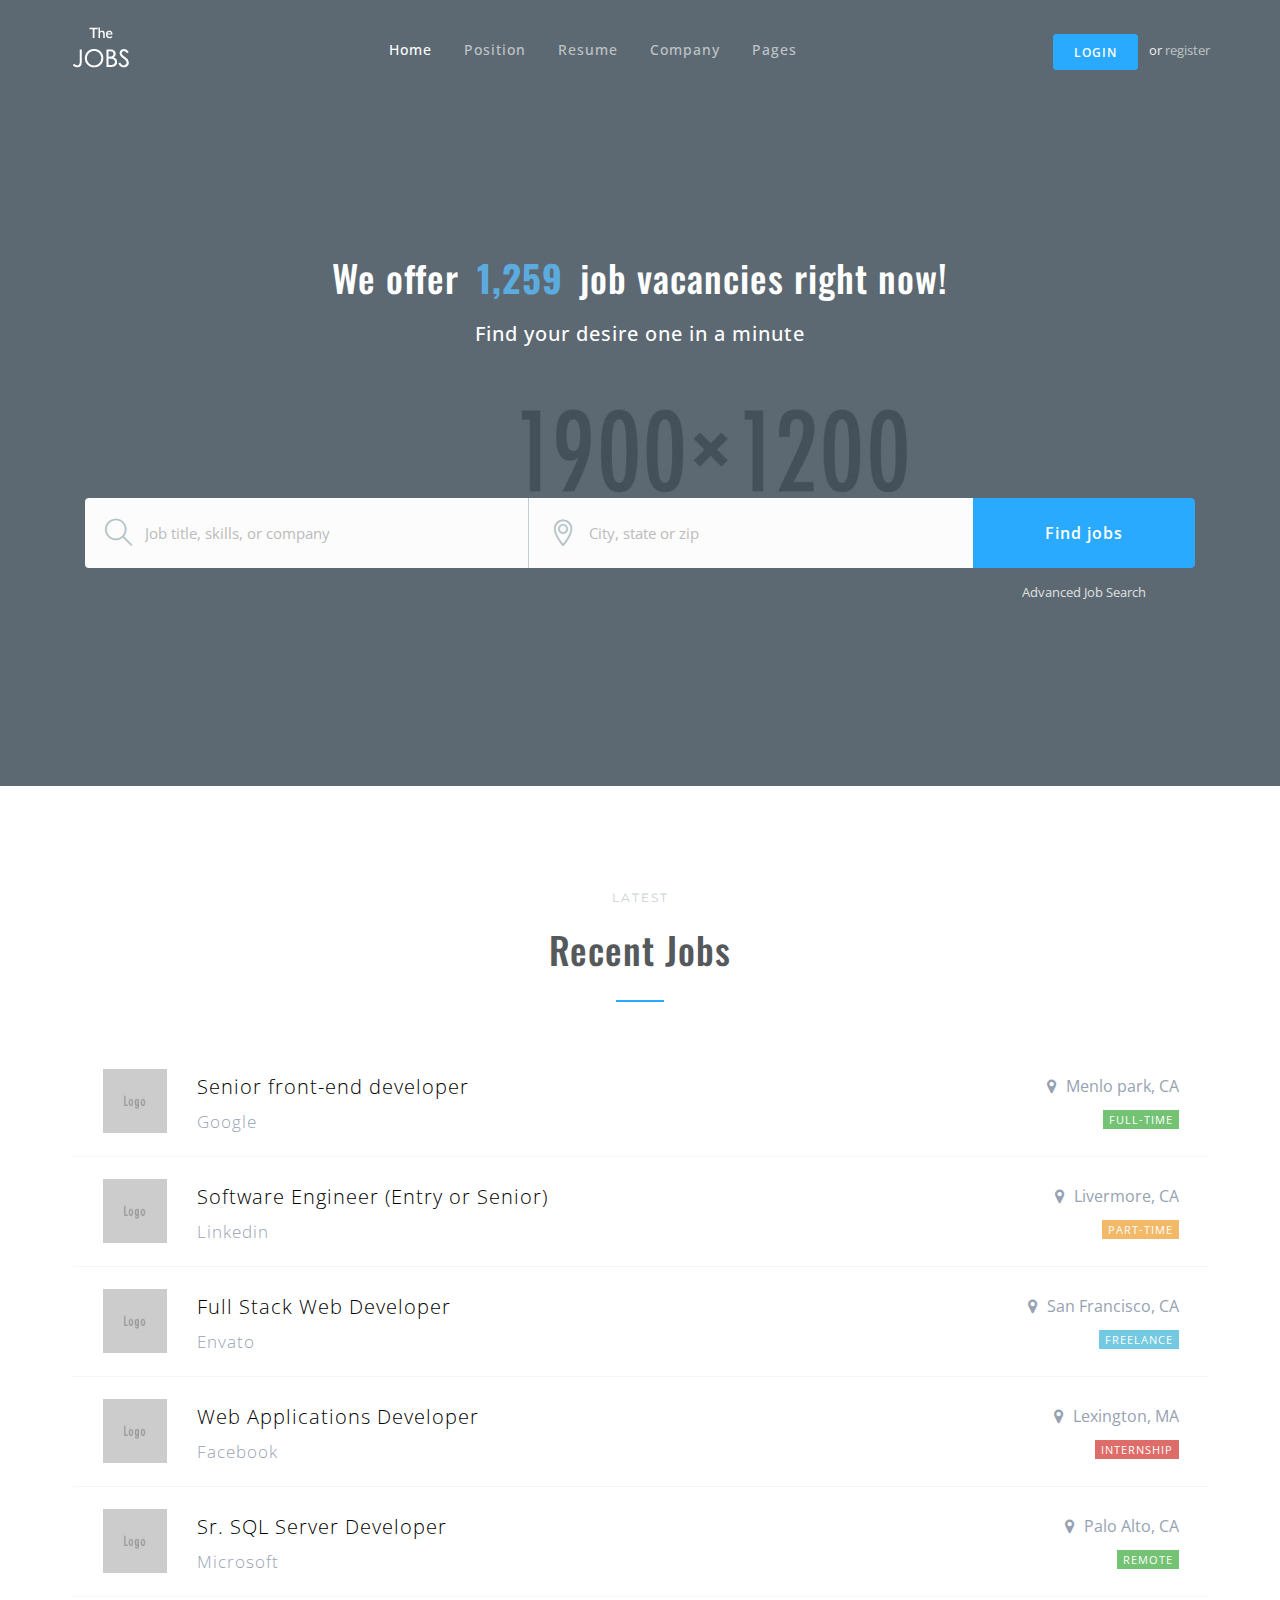
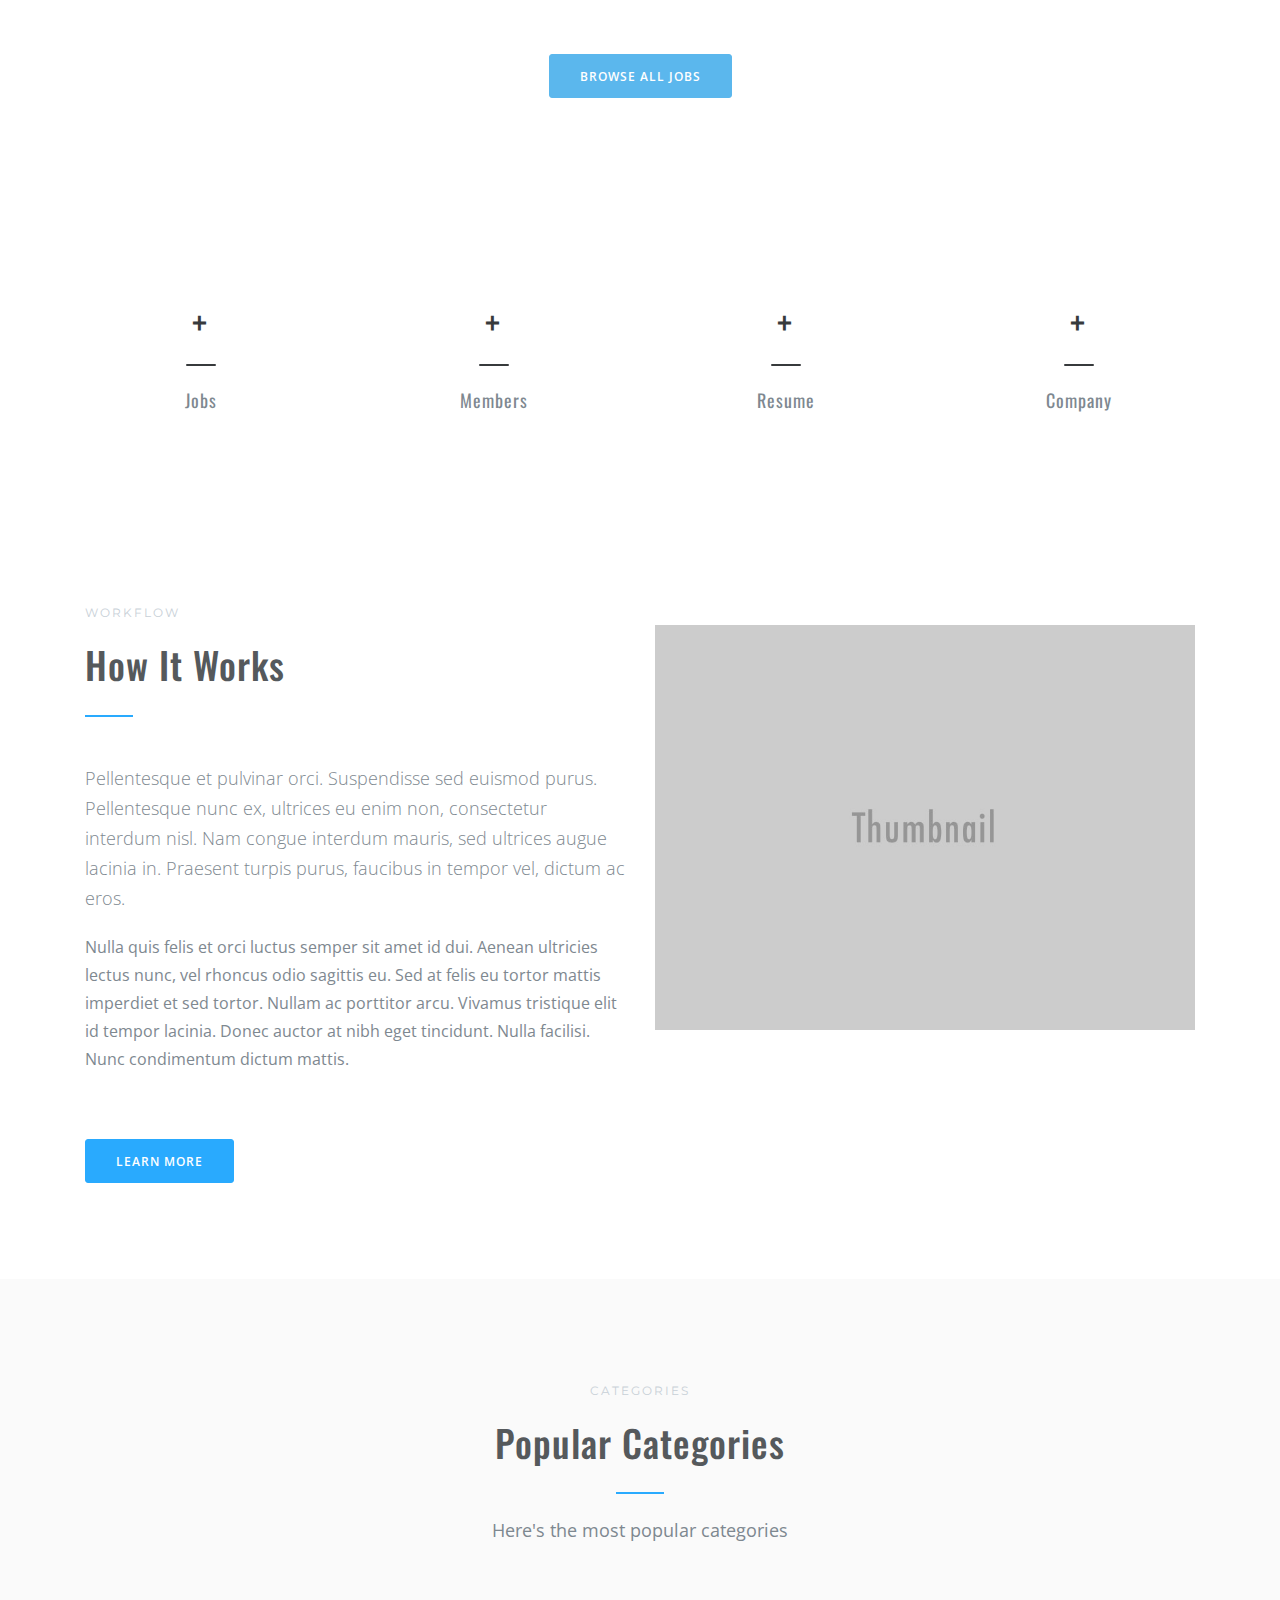
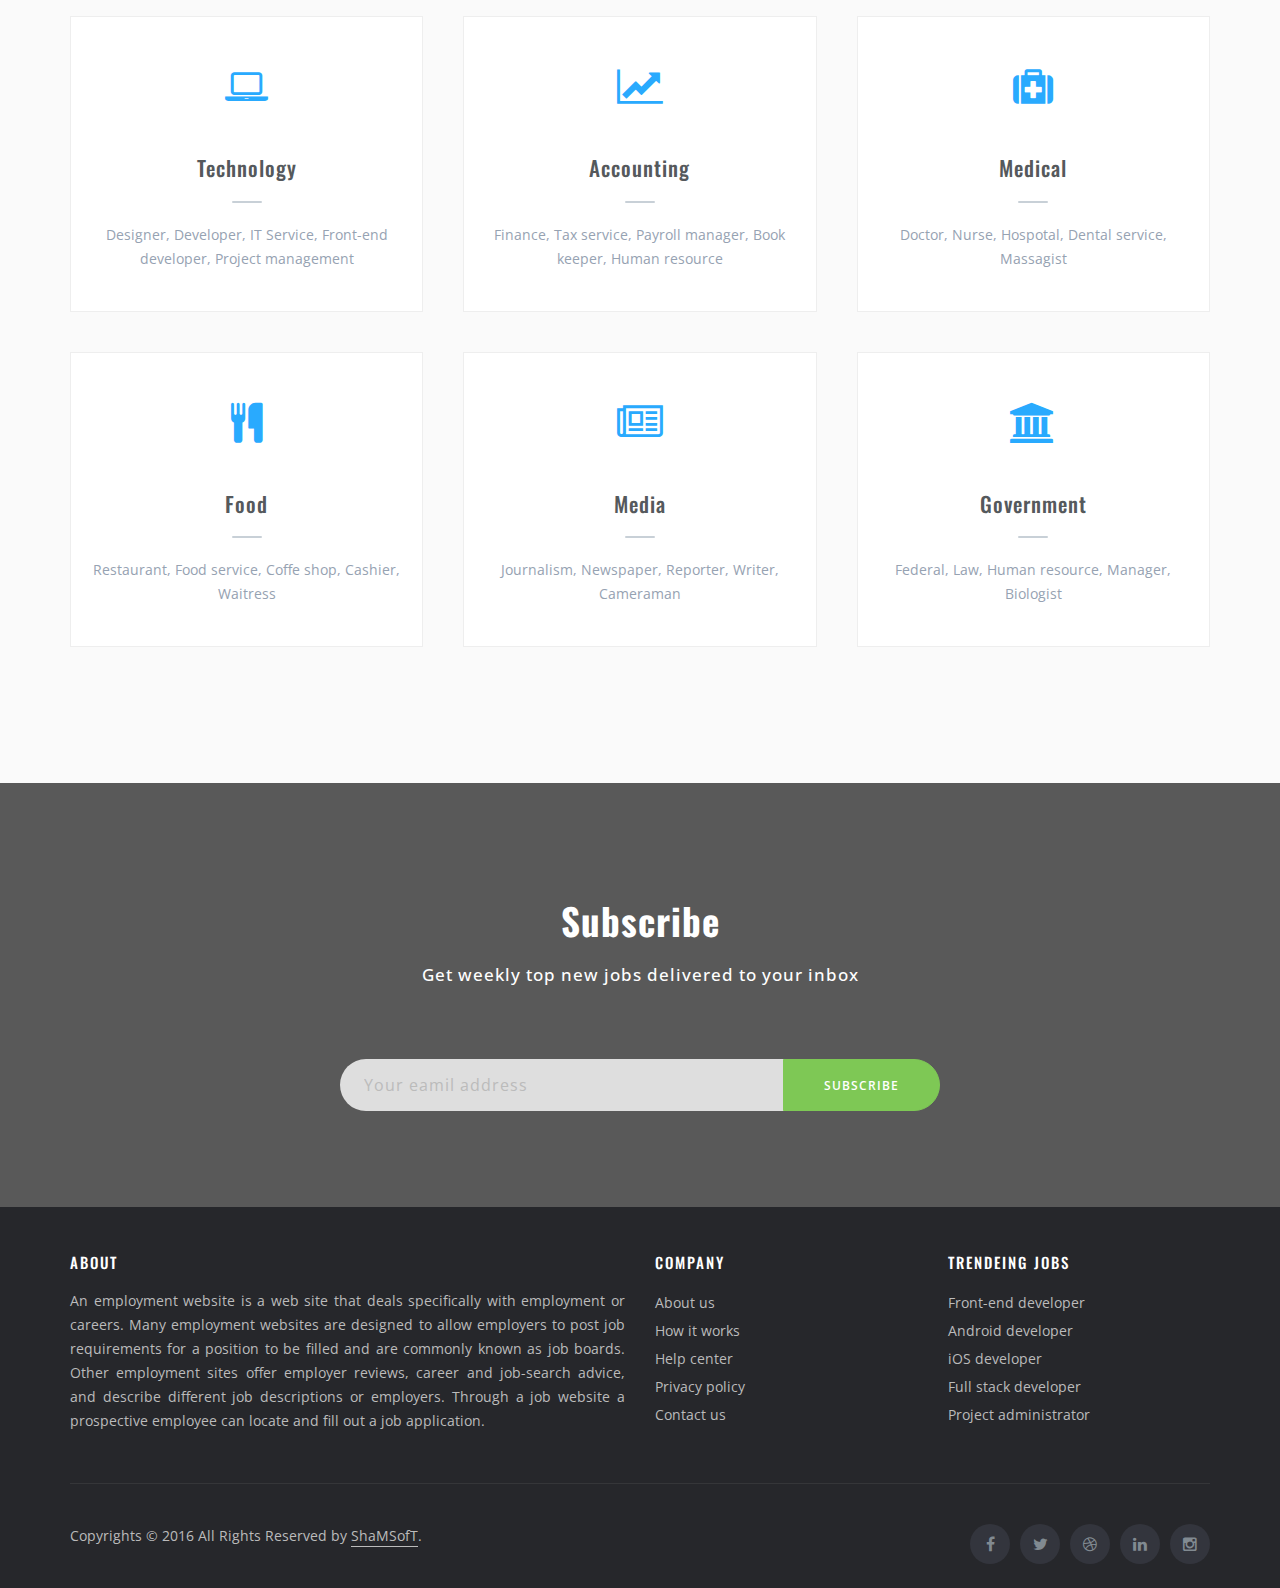
<file: HrPortal/wwwroot/index.html>
﻿<!DOCTYPE html>
<html lang="en">
  <head>
    <meta charset="utf-8">
    <meta http-equiv="X-UA-Compatible" content="IE=edge">
    <meta name="viewport" content="width=device-width, initial-scale=1">
    <meta name="description" content="Post a job position or create your online resume by TheJobs!">
    <meta name="keywords" content="">

    <title>@ViewBag.Title</title>

    <!-- Styles -->
    <link href="assets/css/app.min.css" rel="stylesheet">
    <link href="assets/css/custom.css" rel="stylesheet">

    <!-- Fonts -->
    <link href='http://fonts.googleapis.com/css?family=Oswald:100,300,400,500,600,800%7COpen+Sans:300,400,500,600,700,800%7CMontserrat:400,700' rel='stylesheet' type='text/css'>

    <!-- Favicons -->
    <link rel="apple-touch-icon" href="/apple-touch-icon.png">
    <link rel="icon" href="assets/img/favicon.ico">
  </head>

  <body class="nav-on-header smart-nav">

    <!-- Navigation bar -->
    <nav class="navbar">
      <div class="container">

        <!-- Logo -->
        <div class="pull-left">
          <a class="navbar-toggle" href="#" data-toggle="offcanvas"><i class="ti-menu"></i></a>

          <div class="logo-wrapper">
            <a class="logo" href="index.html"><img src="assets/img/logo.png" alt="logo"></a>
            <a class="logo-alt" href="index.html"><img src="assets/img/logo-alt.png" alt="logo-alt"></a>
          </div>

        </div>
        <!-- END Logo -->

        <!-- User account -->
        <div class="pull-right user-login">
          <a class="btn btn-sm btn-primary" href="user-login.html">Login</a> or <a href="user-register.html">register</a>
        </div>
        <!-- END User account -->

        <!-- Navigation menu -->
        <ul class="nav-menu">
          <li>
            <a class="active" href="index.html">Home</a>
            <ul>
              <li><a class="active" href="index.html">Version 1</a></li>
              <li><a href="index-2.html">Version 2</a></li>
            </ul>
          </li>
          <li>
            <a href="#">Position</a>
            <ul>
              <li><a href="job-list-1.html">Browse jobs - 1</a></li>
              <li><a href="job-list-2.html">Browse jobs - 2</a></li>
              <li><a href="job-list-3.html">Browse jobs - 3</a></li>
              <li><a href="job-detail.html">Job detail</a></li>
              <li><a href="job-apply.html">Apply for job</a></li>
              <li><a href="job-add.html">Post a job</a></li>
              <li><a href="job-manage.html">Manage jobs</a></li>
              <li><a href="job-candidates.html">Candidates</a></li>
            </ul>
          </li>
          <li>
            <a href="#">Resume</a>
            <ul>
              <li><a href="resume-list.html">Browse resumes</a></li>
              <li><a href="resume-detail.html">Resume detail</a></li>
              <li><a href="resume-add.html">Create a resume</a></li>
              <li><a href="resume-manage.html">Manage resumes</a></li>
            </ul>
          </li>
          <li>
            <a href="#">Company</a>
            <ul>
              <li><a href="company-list.html">Browse companies</a></li>
              <li><a href="company-detail.html">Company detail</a></li>
              <li><a href="company-add.html">Create a company</a></li>
              <li><a href="company-manage.html">Manage companies</a></li>
            </ul>
          </li>
          <li>
            <a href="#">Pages</a>
            <ul>
              <li><a href="page-blog.html">Blog</a></li>
              <li><a href="page-post.html">Blog-post</a></li>
              <li><a href="page-about.html">About</a></li>
              <li><a href="page-contact.html">Contact</a></li>
              <li><a href="page-faq.html">FAQ</a></li>
              <li><a href="page-pricing.html">Pricing</a></li>
              <li><a href="page-typography.html">Typography</a></li>
              <li><a href="page-ui-elements.html">UI elements</a></li>
            </ul>
          </li>
        </ul>
        <!-- END Navigation menu -->

      </div>
    </nav>
    <!-- END Navigation bar -->


    <!-- Site header -->
    <header class="site-header size-lg text-center" style="background-image: url(assets/img/bg-banner1.jpg)">
      <div class="container">
        <div class="col-xs-12">
          <br><br>
          <h2>We offer <mark>1,259</mark> job vacancies right now!</h2>
          <h5 class="font-alt">Find your desire one in a minute</h5>
          <br><br><br>
          <form class="header-job-search">
            <div class="input-keyword">
              <input type="text" class="form-control" placeholder="Job title, skills, or company">
            </div>

            <div class="input-location">
              <input type="text" class="form-control" placeholder="City, state or zip">
            </div>

            <div class="btn-search">
              <button class="btn btn-primary" type="submit">Find jobs</button>
              <a href="job-list.html">Advanced Job Search</a>
            </div>
          </form>
        </div>

      </div>
    </header>
    <!-- END Site header -->


    <!-- Main container -->
    <main>



      <!-- Recent jobs -->
      <section>
        <div class="container">
          <header class="section-header">
            <span>Latest</span>
            <h2>Recent jobs</h2>
          </header>

          <div class="row item-blocks-connected">

            <!-- Job item -->
            <div class="col-xs-12">
              <a class="item-block" href="job-detail.html">
                <header>
                  <img src="assets/img/logo-google.jpg" alt="">
                  <div class="hgroup">
                    <h4>Senior front-end developer</h4>
                    <h5>Google</h5>
                  </div>
                  <div class="header-meta">
                    <span class="location">Menlo park, CA</span>
                    <span class="label label-success">Full-time</span>
                  </div>
                </header>
              </a>
            </div>
            <!-- END Job item -->


            <!-- Job item -->
            <div class="col-xs-12">
              <a class="item-block" href="job-detail.html">
                <header>
                  <img src="assets/img/logo-linkedin.png" alt="">
                  <div class="hgroup">
                    <h4>Software Engineer (Entry or Senior)</h4>
                    <h5>Linkedin</h5>
                  </div>
                  <div class="header-meta">
                    <span class="location">Livermore, CA</span>
                    <span class="label label-warning">Part-time</span>
                  </div>
                </header>
              </a>
            </div>
            <!-- END Job item -->

            <!-- Job item -->
            <div class="col-xs-12">
              <a class="item-block" href="job-detail.html">
                <header>
                  <img src="assets/img/logo-envato.png" alt="">
                  <div class="hgroup">
                    <h4>Full Stack Web Developer</h4>
                    <h5>Envato</h5>
                  </div>
                  <div class="header-meta">
                    <span class="location">San Francisco, CA</span>
                    <span class="label label-info">Freelance</span>
                  </div>
                </header>
              </a>
            </div>
            <!-- END Job item -->

            <!-- Job item -->
            <div class="col-xs-12">
              <a class="item-block" href="job-detail.html">
                <header>
                  <img src="assets/img/logo-facebook.png" alt="">
                  <div class="hgroup">
                    <h4>Web Applications Developer</h4>
                    <h5>Facebook</h5>
                  </div>
                  <div class="header-meta">
                    <span class="location">Lexington, MA</span>
                    <span class="label label-danger">Internship</span>
                  </div>
                </header>
              </a>
            </div>
            <!-- END Job item -->

            <!-- Job item -->
            <div class="col-xs-12">
              <a class="item-block" href="job-detail.html">
                <header>
                  <img src="assets/img/logo-microsoft.jpg" alt="">
                  <div class="hgroup">
                    <h4>Sr. SQL Server Developer</h4>
                    <h5>Microsoft</h5>
                  </div>
                  <div class="header-meta">
                    <span class="location">Palo Alto, CA</span>
                    <span class="label label-success">Remote</span>
                  </div>
                </header>
              </a>
            </div>
            <!-- END Job item -->

          </div>

          <br><br>
          <p class="text-center"><a class="btn btn-info" href="job-list.html">Browse all jobs</a></p>
        </div>
      </section>
      <!-- END Recent jobs -->


      <!-- Facts -->
      <section class="bg-img bg-repeat no-overlay section-sm" style="background-image: url(assets/img/bg-pattern.png)">
        <div class="container">

          <div class="row">
            <div class="counter col-md-3 col-sm-6">
              <p><span data-from="0" data-to="6890"></span>+</p>
              <h6>Jobs</h6>
            </div>

            <div class="counter col-md-3 col-sm-6">
              <p><span data-from="0" data-to="1200"></span>+</p>
              <h6>Members</h6>
            </div>

            <div class="counter col-md-3 col-sm-6">
              <p><span data-from="0" data-to="36800"></span>+</p>
              <h6>Resume</h6>
            </div>

            <div class="counter col-md-3 col-sm-6">
              <p><span data-from="0" data-to="15400"></span>+</p>
              <h6>Company</h6>
            </div>
          </div>

        </div>
      </section>
      <!-- END Facts -->


      <!-- How it works -->
      <section>
        <div class="container">

          <div class="col-sm-12 col-md-6">
            <header class="section-header text-left">
              <span>Workflow</span>
              <h2>How it works</h2>
            </header>

            <p class="lead">Pellentesque et pulvinar orci. Suspendisse sed euismod purus. Pellentesque nunc ex, ultrices eu enim non, consectetur interdum nisl. Nam congue interdum mauris, sed ultrices augue lacinia in. Praesent turpis purus, faucibus in tempor vel, dictum ac eros.</p>
            <p>Nulla quis felis et orci luctus semper sit amet id dui. Aenean ultricies lectus nunc, vel rhoncus odio sagittis eu. Sed at felis eu tortor mattis imperdiet et sed tortor. Nullam ac porttitor arcu. Vivamus tristique elit id tempor lacinia. Donec auctor at nibh eget tincidunt. Nulla facilisi. Nunc condimentum dictum mattis.</p>
            
            
            <br><br>
            <a class="btn btn-primary" href="page-typography.html">Learn more</a>
          </div>

          <div class="col-sm-12 col-md-6 hidden-xs hidden-sm">
            <br>
            <img class="center-block" src="assets/img/how-it-works.png" alt="how it works">
          </div>

        </div>
      </section>
      <!-- END How it works -->


      <!-- Categories -->
      <section class="bg-alt">
        <div class="container">
          <header class="section-header">
            <span>Categories</span>
            <h2>Popular categories</h2>
            <p>Here's the most popular categories</p>
          </header>

          <div class="category-grid">
            <a href="job-list-1.html">
              <i class="fa fa-laptop"></i>
              <h6>Technology</h6>
              <p>Designer, Developer, IT Service, Front-end developer, Project management</p>
            </a>

            <a href="job-list-2.html">
              <i class="fa fa-line-chart"></i>
              <h6>Accounting</h6>
              <p>Finance, Tax service, Payroll manager, Book keeper, Human resource</p>
            </a>

            <a href="job-list-3.html">
              <i class="fa fa-medkit"></i>
              <h6>Medical</h6>
              <p>Doctor, Nurse, Hospotal, Dental service, Massagist</p>
            </a>

            <a href="job-list-1.html">
              <i class="fa fa-cutlery"></i>
              <h6>Food</h6>
              <p>Restaurant, Food service, Coffe shop, Cashier, Waitress</p>
            </a>

            <a href="job-list-2.html">
              <i class="fa fa-newspaper-o"></i>
              <h6>Media</h6>
              <p>Journalism, Newspaper, Reporter, Writer, Cameraman</p>
            </a>

            <a href="job-list-3.html">
              <i class="fa fa-institution"></i>
              <h6>Government</h6>
              <p>Federal, Law, Human resource, Manager, Biologist</p>
            </a> 
          </div>

        </div>
      </section>
      <!-- END Categories -->


      <!-- Newsletter -->
      <section class="bg-img text-center" style="background-image: url(assets/img/bg-facts.jpg)">
        <div class="container">
          <h2><strong>Subscribe</strong></h2>
          <h6 class="font-alt">Get weekly top new jobs delivered to your inbox</h6>
          <br><br>
          <form class="form-subscribe" action="#">
            <div class="input-group">
              <input type="text" class="form-control input-lg" placeholder="Your eamil address">
              <span class="input-group-btn">
                <button class="btn btn-success btn-lg" type="submit">Subscribe</button>
              </span>
            </div>
          </form>
        </div>
      </section>
      <!-- END Newsletter -->


    </main>
    <!-- END Main container -->


    <!-- Site footer -->
    <footer class="site-footer">

      <!-- Top section -->
      <div class="container">
        <div class="row">
          <div class="col-sm-12 col-md-6">
            <h6>About</h6>
            <p class="text-justify">An employment website is a web site that deals specifically with employment or careers. Many employment websites are designed to allow employers to post job requirements for a position to be filled and are commonly known as job boards. Other employment sites offer employer reviews, career and job-search advice, and describe different job descriptions or employers. Through a job website a prospective employee can locate and fill out a job application.</p>
          </div>

          <div class="col-xs-6 col-md-3">
            <h6>Company</h6>
            <ul class="footer-links">
              <li><a href="page-about.html">About us</a></li>
              <li><a href="page-typography.html">How it works</a></li>
              <li><a href="page-faq.html">Help center</a></li>
              <li><a href="page-typography.html">Privacy policy</a></li>
              <li><a href="page-contact.html">Contact us</a></li>
            </ul>
          </div>

          <div class="col-xs-6 col-md-3">
            <h6>Trendeing jobs</h6>
            <ul class="footer-links">
              <li><a href="job-list.html">Front-end developer</a></li>
              <li><a href="job-list.html">Android developer</a></li>
              <li><a href="job-list.html">iOS developer</a></li>
              <li><a href="job-list.html">Full stack developer</a></li>
              <li><a href="job-list.html">Project administrator</a></li>
            </ul>
          </div>
        </div>

        <hr>
      </div>
      <!-- END Top section -->

      <!-- Bottom section -->
      <div class="container">
        <div class="row">
          <div class="col-md-8 col-sm-6 col-xs-12">
            <p class="copyright-text">Copyrights &copy; 2016 All Rights Reserved by <a href="http://themeforest.net/user/shamsoft">ShaMSofT</a>.</p>
          </div>

          <div class="col-md-4 col-sm-6 col-xs-12">
            <ul class="social-icons">
              <li><a class="facebook" href="#"><i class="fa fa-facebook"></i></a></li>
              <li><a class="twitter" href="#"><i class="fa fa-twitter"></i></a></li>
              <li><a class="dribbble" href="#"><i class="fa fa-dribbble"></i></a></li>
              <li><a class="linkedin" href="#"><i class="fa fa-linkedin"></i></a></li>
              <li><a class="instagram" href="#"><i class="fa fa-instagram"></i></a></li>
            </ul>
          </div>
        </div>
      </div>
      <!-- END Bottom section -->

    </footer>
    <!-- END Site footer -->


    <!-- Back to top button -->
    <a id="scroll-up" href="#"><i class="ti-angle-up"></i></a>
    <!-- END Back to top button -->

    <!-- Scripts -->
    <script src="assets/js/app.min.js"></script>
    <script src="assets/js/custom.js"></script>

  </body>
</html>
</file>
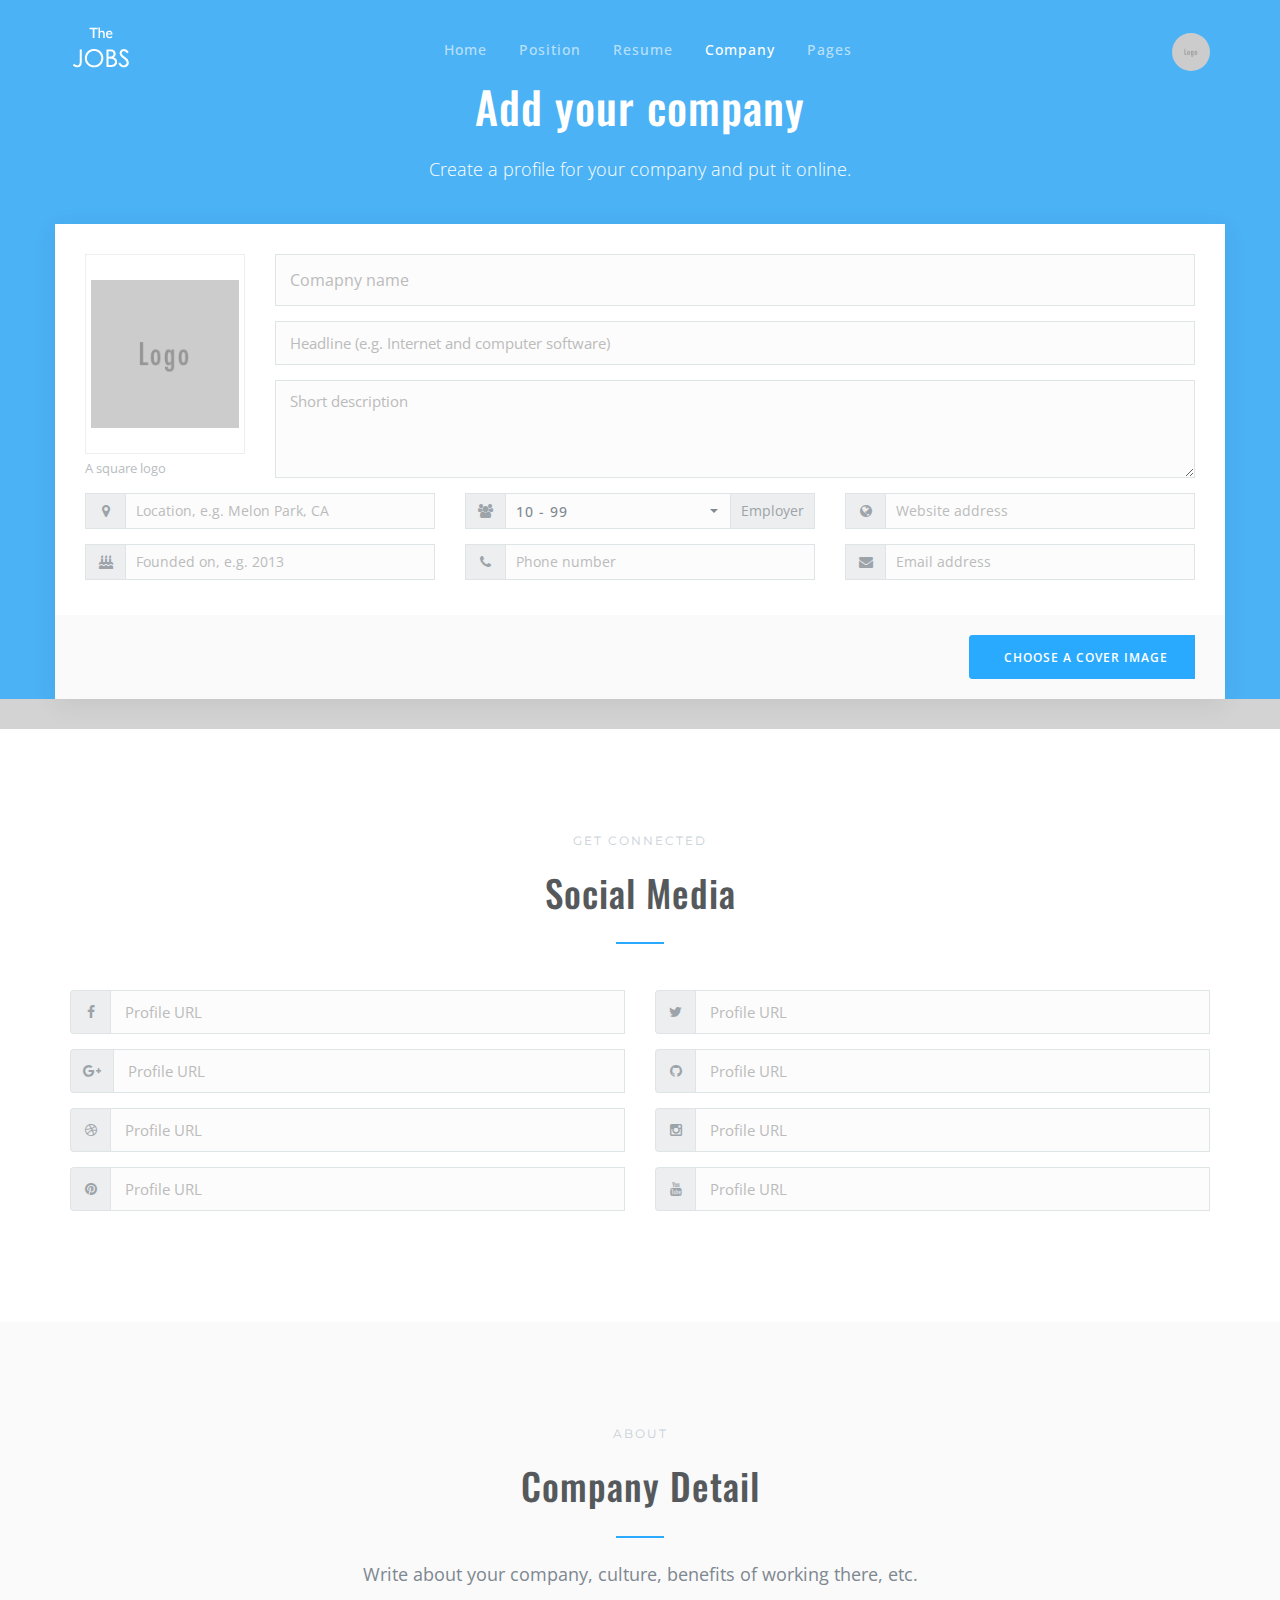
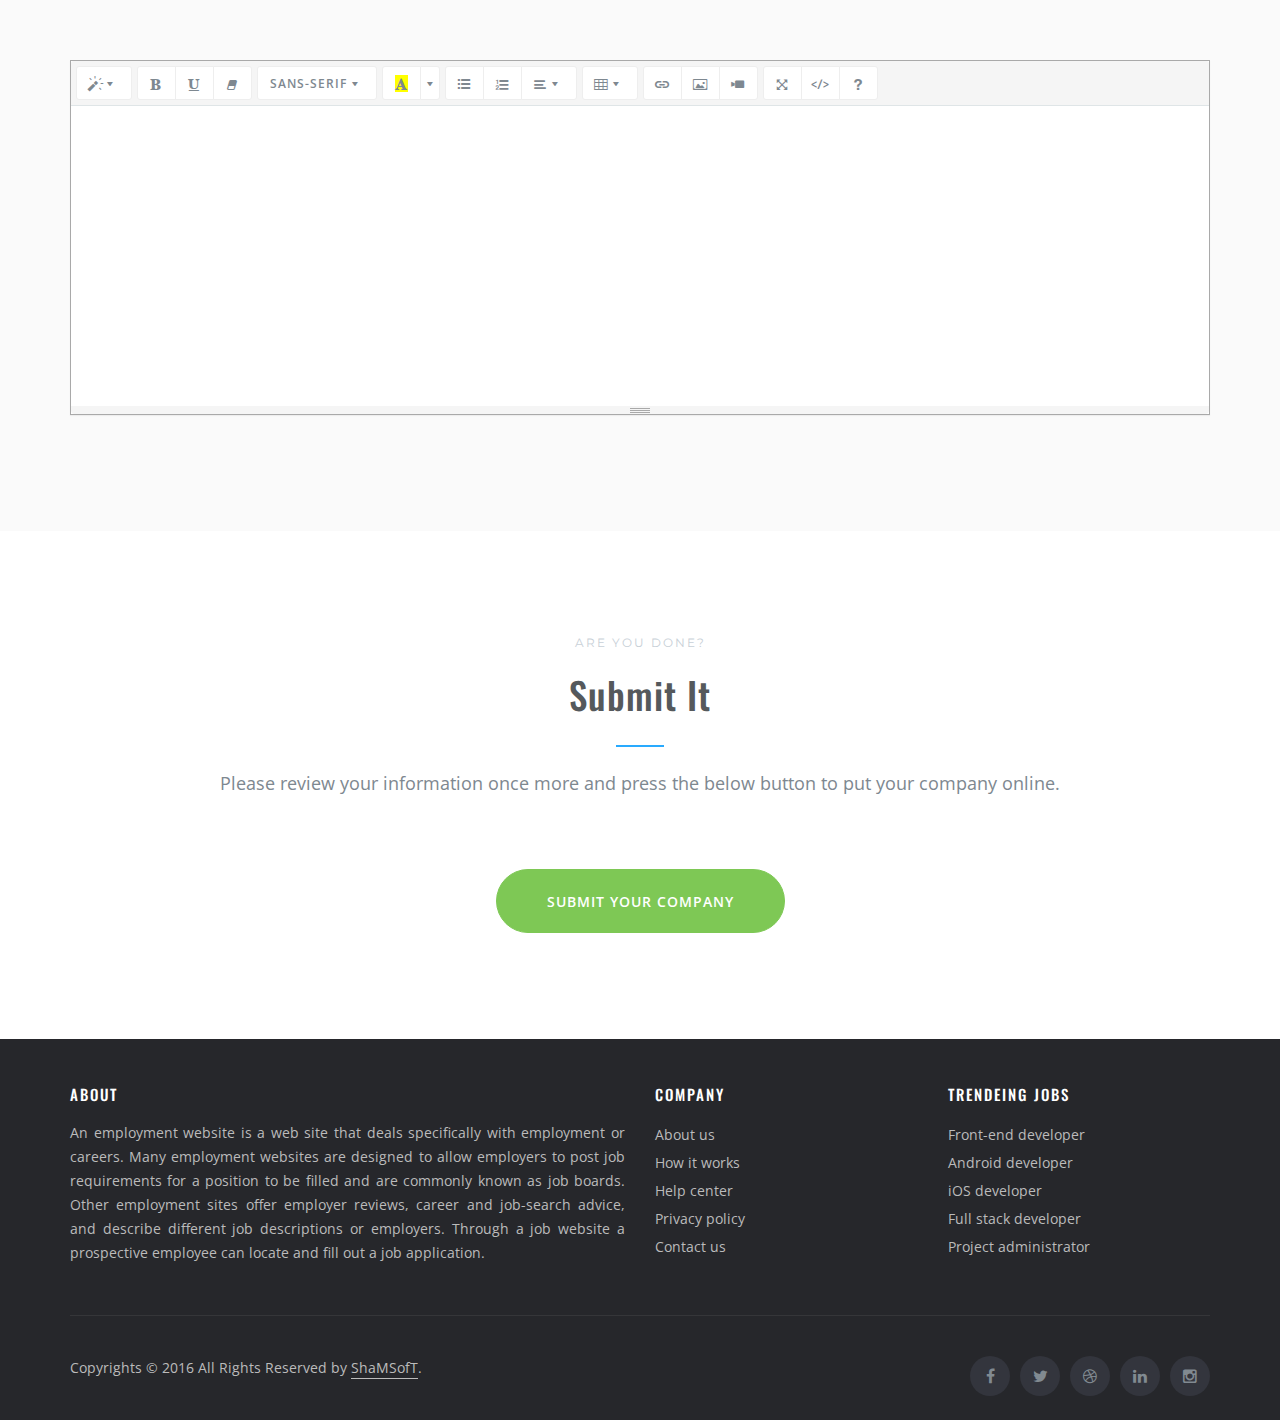
<file: HrPortal/wwwroot/company-add.html>
<!DOCTYPE html>
<html lang="en">
  <head>
    <meta charset="utf-8">
    <meta http-equiv="X-UA-Compatible" content="IE=edge">
    <meta name="viewport" content="width=device-width, initial-scale=1">
    <meta name="description" content="Post a job position or create your online resume by TheJobs!">
    <meta name="keywords" content="">

    <title>TheJobs - Add company</title>

    <!-- Styles -->
    <link href="assets/css/app.min.css" rel="stylesheet">
    <link href="assets/vendors/summernote/summernote.css" rel="stylesheet">
    <link href="assets/css/custom.css" rel="stylesheet">

    <!-- Fonts -->
    <link href='http://fonts.googleapis.com/css?family=Oswald:100,300,400,500,600,800%7COpen+Sans:300,400,500,600,700,800%7CMontserrat:400,700' rel='stylesheet' type='text/css'>

    <!-- Favicons -->
    <link rel="apple-touch-icon" href="/apple-touch-icon.png">
    <link rel="icon" href="assets/img/favicon.ico">
  </head>

  <body class="nav-on-header smart-nav">


    <!-- Navigation bar -->
    <nav class="navbar">
      <div class="container">

        <!-- Logo -->
        <div class="pull-left">
          <a class="navbar-toggle" href="#" data-toggle="offcanvas"><i class="ti-menu"></i></a>

          <div class="logo-wrapper">
            <a class="logo" href="index.html"><img src="assets/img/logo.png" alt="logo"></a>
            <a class="logo-alt" href="index.html"><img src="assets/img/logo-alt.png" alt="logo-alt"></a>
          </div>

        </div>
        <!-- END Logo -->

        <!-- User account -->
        <div class="pull-right">

          <div class="dropdown user-account">
            <a class="dropdown-toggle" href="#" data-toggle="dropdown">
              <img src="assets/img/logo-envato.png" alt="avatar">
            </a>

            <ul class="dropdown-menu dropdown-menu-right">
              <li><a href="user-login.html">Login</a></li>
              <li><a href="user-register.html">Register</a></li>
              <li><a href="user-forget-pass.html">Forget pass</a></li>
              <li><a href="#">Logout</a></li>
            </ul>
          </div>

        </div>
        <!-- END User account -->

        <!-- Navigation menu -->
        <ul class="nav-menu">
          <li>
            <a href="index.html">Home</a>
            <ul>
              <li><a href="index.html">Version 1</a></li>
              <li><a href="index-2.html">Version 2</a></li>
            </ul>
          </li>
          <li>
            <a href="#">Position</a>
            <ul>
              <li><a href="job-list-1.html">Browse jobs - 1</a></li>
              <li><a href="job-list-2.html">Browse jobs - 2</a></li>
              <li><a href="job-list-3.html">Browse jobs - 3</a></li>
              <li><a href="job-detail.html">Job detail</a></li>
              <li><a href="job-apply.html">Apply for job</a></li>
              <li><a href="job-add.html">Post a job</a></li>
              <li><a href="job-manage.html">Manage jobs</a></li>
              <li><a href="job-candidates.html">Candidates</a></li>
            </ul>
          </li>
          <li>
            <a href="#">Resume</a>
            <ul>
              <li><a href="resume-list.html">Browse resumes</a></li>
              <li><a href="resume-detail.html">Resume detail</a></li>
              <li><a href="resume-add.html">Create a resume</a></li>
              <li><a href="resume-manage.html">Manage resumes</a></li>
            </ul>
          </li>
          <li>
            <a class="active" href="#">Company</a>
            <ul>
              <li><a href="company-list.html">Browse companies</a></li>
              <li><a href="company-detail.html">Company detail</a></li>
              <li><a class="active" href="company-add.html">Create a company</a></li>
              <li><a href="company-manage.html">Manage companies</a></li>
            </ul>
          </li>
          <li>
            <a href="#">Pages</a>
            <ul>
              <li><a href="page-blog.html">Blog</a></li>
              <li><a href="page-post.html">Blog-post</a></li>
              <li><a href="page-about.html">About</a></li>
              <li><a href="page-contact.html">Contact</a></li>
              <li><a href="page-faq.html">FAQ</a></li>
              <li><a href="page-pricing.html">Pricing</a></li>
              <li><a href="page-typography.html">Typography</a></li>
              <li><a href="page-ui-elements.html">UI elements</a></li>
            </ul>
          </li>
        </ul>
        <!-- END Navigation menu -->

      </div>
    </nav>
    <!-- END Navigation bar -->

    <form action="#">

      <!-- Page header -->
      <header class="page-header">
        <div class="container page-name">
          <h1 class="text-center">Add your company</h1>
          <p class="lead text-center">Create a profile for your company and put it online.</p>
        </div>

        <div class="container">

          <div class="row">
            <div class="col-xs-12">
              <div class="row">
                
                <div class="col-xs-12 col-sm-4 col-lg-2">
                  <div class="form-group">
                    <input type="file" class="dropify" data-default-file="assets/img/logo-default.png">
                    <span class="help-block">A square logo</span>
                  </div>
                </div>

                <div class="col-xs-12 col-sm-8 col-lg-10">
                  <div class="form-group">
                    <input type="text" class="form-control input-lg" placeholder="Comapny name">
                  </div>
                  <div class="form-group">
                    <input type="text" class="form-control" placeholder="Headline (e.g. Internet and computer software)">
                  </div>

                  <div class="form-group">
                    <textarea class="form-control" rows="3" placeholder="Short description"></textarea>
                  </div>
                </div>

              </div>
            </div>

            <div class="col-xs-12">
              <div class="row">

                <div class="form-group col-xs-12 col-sm-6 col-md-4">
                  <div class="input-group input-group-sm">
                    <span class="input-group-addon"><i class="fa fa-map-marker"></i></span>
                    <input type="text" class="form-control" placeholder="Location, e.g. Melon Park, CA">
                  </div>
                </div>

                <div class="form-group col-xs-12 col-sm-6 col-md-4">
                  <div class="input-group input-group-sm">
                    <span class="input-group-addon"><i class="fa fa-users"></i></span>
                    <select class="form-control selectpicker">
                      <option>0 - 9</option>
                      <option selected>10 - 99</option>
                      <option>100 - 999</option>
                      <option>1,000 - 9,999</option>
                      <option>10,000 - 99,999</option>
                      <option>100,000 - 999,999</option>
                    </select>
                    <span class="input-group-addon">Employer</span>
                  </div>
                </div>

                <div class="form-group col-xs-12 col-sm-6 col-md-4">
                  <div class="input-group input-group-sm">
                    <span class="input-group-addon"><i class="fa fa-globe"></i></span>
                    <input type="text" class="form-control" placeholder="Website address">
                  </div>
                </div>

                <div class="form-group col-xs-12 col-sm-6 col-md-4">
                  <div class="input-group input-group-sm">
                    <span class="input-group-addon"><i class="fa fa-birthday-cake"></i></span>
                    <input type="text" class="form-control" placeholder="Founded on, e.g. 2013">
                  </div>
                </div>

                <div class="form-group col-xs-12 col-sm-6 col-md-4">
                  <div class="input-group input-group-sm">
                    <span class="input-group-addon"><i class="fa fa-phone"></i></span>
                    <input type="text" class="form-control" placeholder="Phone number">
                  </div>
                </div>

                <div class="form-group col-xs-12 col-sm-6 col-md-4">
                  <div class="input-group input-group-sm">
                    <span class="input-group-addon"><i class="fa fa-envelope"></i></span>
                    <input type="text" class="form-control" placeholder="Email address">
                  </div>
                </div>

              </div>
            </div>


          </div>

          <div class="button-group">
            <div class="action-buttons">
              <div class="upload-button">
                <button class="btn btn-block btn-primary">Choose a cover image</button>
                <input id="cover_img_file" type="file">
              </div>
            </div>
          </div>

        </div>
      </header>
      <!-- END Page header -->


      <!-- Main container -->
      <main>

        <!-- Social media -->
        <section>
          <div class="container">

            <header class="section-header">
              <span>Get connected</span>
              <h2>Social media</h2>
            </header>

            <div class="row">
              <div class="col-xs-12 col-sm-6">
                <div class="form-group">
                  <div class="input-group">
                    <span class="input-group-addon"><i class="fa fa-facebook"></i></span>
                    <input type="text" class="form-control" placeholder="Profile URL">
                  </div>
                </div>

                <div class="form-group">
                  <div class="input-group">
                    <span class="input-group-addon"><i class="fa fa-google-plus"></i></span>
                    <input type="text" class="form-control" placeholder="Profile URL">
                  </div>
                </div>

                <div class="form-group">
                  <div class="input-group">
                    <span class="input-group-addon"><i class="fa fa-dribbble"></i></span>
                    <input type="text" class="form-control" placeholder="Profile URL">
                  </div>
                </div>

                <div class="form-group">
                  <div class="input-group">
                    <span class="input-group-addon"><i class="fa fa-pinterest"></i></span>
                    <input type="text" class="form-control" placeholder="Profile URL">
                  </div>
                </div>
              </div>

              <div class="col-xs-12 col-sm-6">
                <div class="form-group">
                  <div class="input-group">
                    <span class="input-group-addon"><i class="fa fa-twitter"></i></span>
                    <input type="text" class="form-control" placeholder="Profile URL">
                  </div>
                </div>

                <div class="form-group">
                  <div class="input-group">
                    <span class="input-group-addon"><i class="fa fa-github"></i></span>
                    <input type="text" class="form-control" placeholder="Profile URL">
                  </div>
                </div>

                <div class="form-group">
                  <div class="input-group">
                    <span class="input-group-addon"><i class="fa fa-instagram"></i></span>
                    <input type="text" class="form-control" placeholder="Profile URL">
                  </div>
                </div>

                <div class="form-group">
                  <div class="input-group">
                    <span class="input-group-addon"><i class="fa fa-youtube"></i></span>
                    <input type="text" class="form-control" placeholder="Profile URL">
                  </div>
                </div>
              </div>
            </div>

          </div>
        </section>
        <!-- Social media -->

        <!-- Company detail -->
        <section class=" bg-alt">
          <div class="container">

            <header class="section-header">
              <span>About</span>
              <h2>Company detail</h2>
              <p>Write about your company, culture, benefits of working there, etc.</p>
            </header>
            
            <textarea class="summernote-editor"></textarea>

          </div>
        </section>
        <!-- END Company detail -->


        <!-- Submit -->
        <section>
          <div class="container">
            <header class="section-header">
              <span>Are you done?</span>
              <h2>Submit it</h2>
              <p>Please review your information once more and press the below button to put your company online.</p>
            </header>

            <p class="text-center"><button class="btn btn-success btn-xl btn-round">Submit your company</button></p>

          </div>
        </section>
        <!-- END Submit -->


      </main>
      <!-- END Main container -->

    </form>

    <!-- Site footer -->
    <footer class="site-footer">

      <!-- Top section -->
      <div class="container">
        <div class="row">
          <div class="col-sm-12 col-md-6">
            <h6>About</h6>
            <p class="text-justify">An employment website is a web site that deals specifically with employment or careers. Many employment websites are designed to allow employers to post job requirements for a position to be filled and are commonly known as job boards. Other employment sites offer employer reviews, career and job-search advice, and describe different job descriptions or employers. Through a job website a prospective employee can locate and fill out a job application.</p>
          </div>

          <div class="col-xs-6 col-md-3">
            <h6>Company</h6>
            <ul class="footer-links">
              <li><a href="page-about.html">About us</a></li>
              <li><a href="page-typography.html">How it works</a></li>
              <li><a href="page-faq.html">Help center</a></li>
              <li><a href="page-typography.html">Privacy policy</a></li>
              <li><a href="page-contact.html">Contact us</a></li>
            </ul>
          </div>

          <div class="col-xs-6 col-md-3">
            <h6>Trendeing jobs</h6>
            <ul class="footer-links">
              <li><a href="job-list.html">Front-end developer</a></li>
              <li><a href="job-list.html">Android developer</a></li>
              <li><a href="job-list.html">iOS developer</a></li>
              <li><a href="job-list.html">Full stack developer</a></li>
              <li><a href="job-list.html">Project administrator</a></li>
            </ul>
          </div>
        </div>

        <hr>
      </div>
      <!-- END Top section -->

      <!-- Bottom section -->
      <div class="container">
        <div class="row">
          <div class="col-md-8 col-sm-6 col-xs-12">
            <p class="copyright-text">Copyrights &copy; 2016 All Rights Reserved by <a href="http://themeforest.net/user/shamsoft">ShaMSofT</a>.</p>
          </div>

          <div class="col-md-4 col-sm-6 col-xs-12">
            <ul class="social-icons">
              <li><a class="facebook" href="#"><i class="fa fa-facebook"></i></a></li>
              <li><a class="twitter" href="#"><i class="fa fa-twitter"></i></a></li>
              <li><a class="dribbble" href="#"><i class="fa fa-dribbble"></i></a></li>
              <li><a class="linkedin" href="#"><i class="fa fa-linkedin"></i></a></li>
              <li><a class="instagram" href="#"><i class="fa fa-instagram"></i></a></li>
            </ul>
          </div>
        </div>
      </div>
      <!-- END Bottom section -->

    </footer>
    <!-- END Site footer -->


    <!-- Back to top button -->
    <a id="scroll-up" href="#"><i class="ti-angle-up"></i></a>
    <!-- END Back to top button -->

    <!-- Scripts -->
    <script src="assets/js/app.min.js"></script>
    <script src="assets/vendors/summernote/summernote.min.js"></script>
    <script src="assets/js/custom.js"></script>

  </body>
</html>
</file>
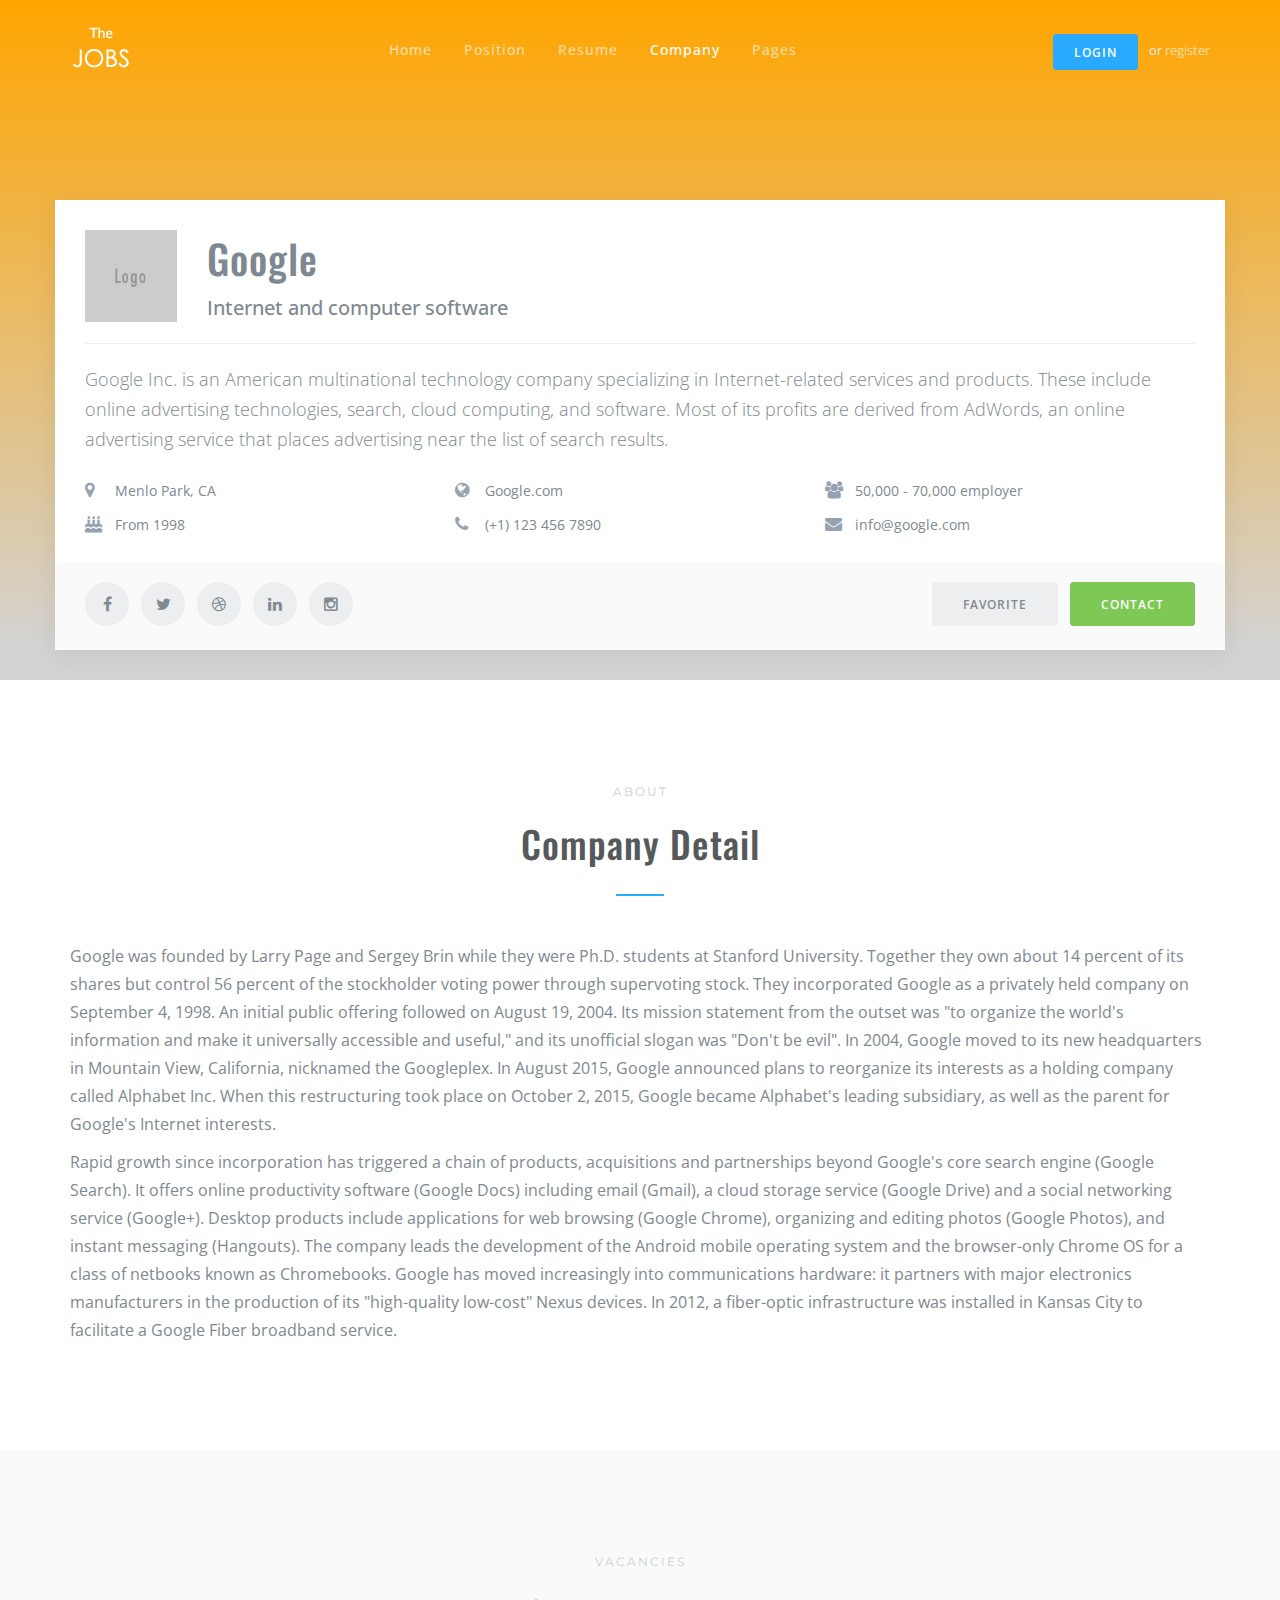
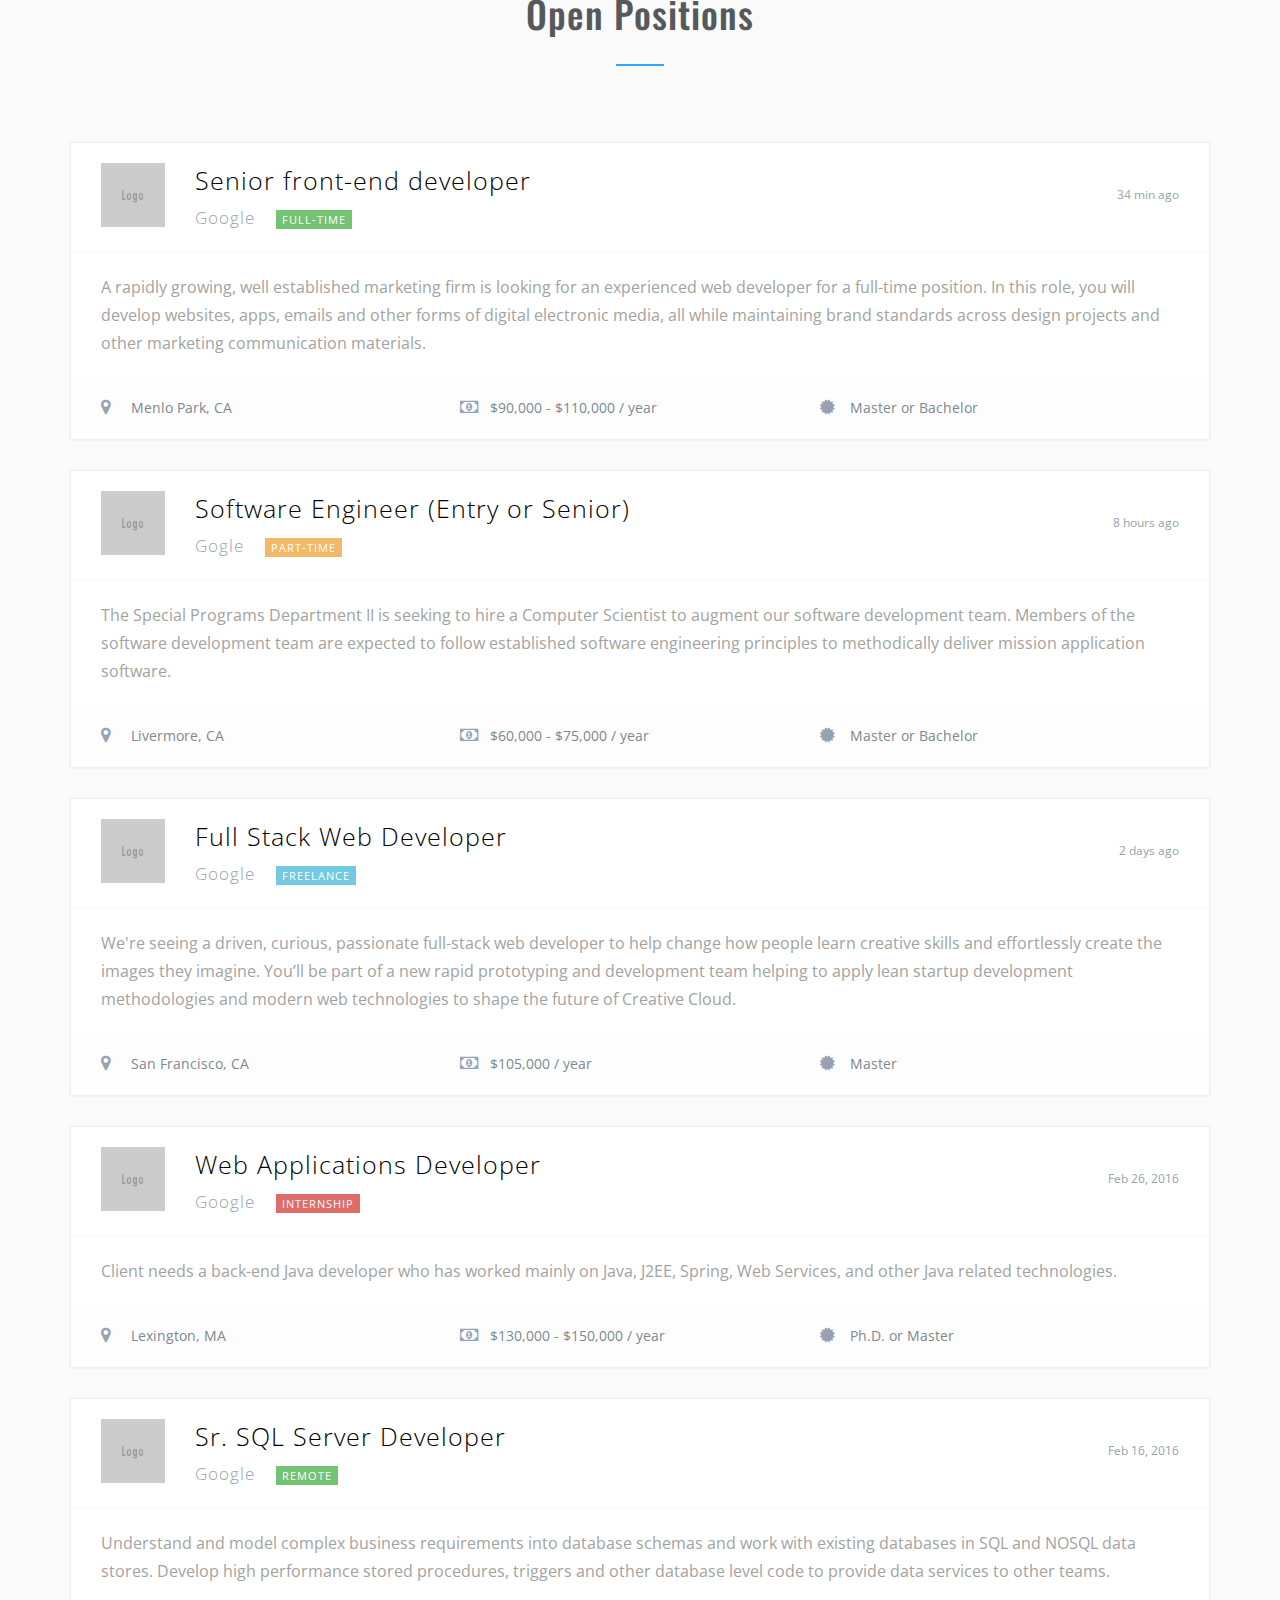
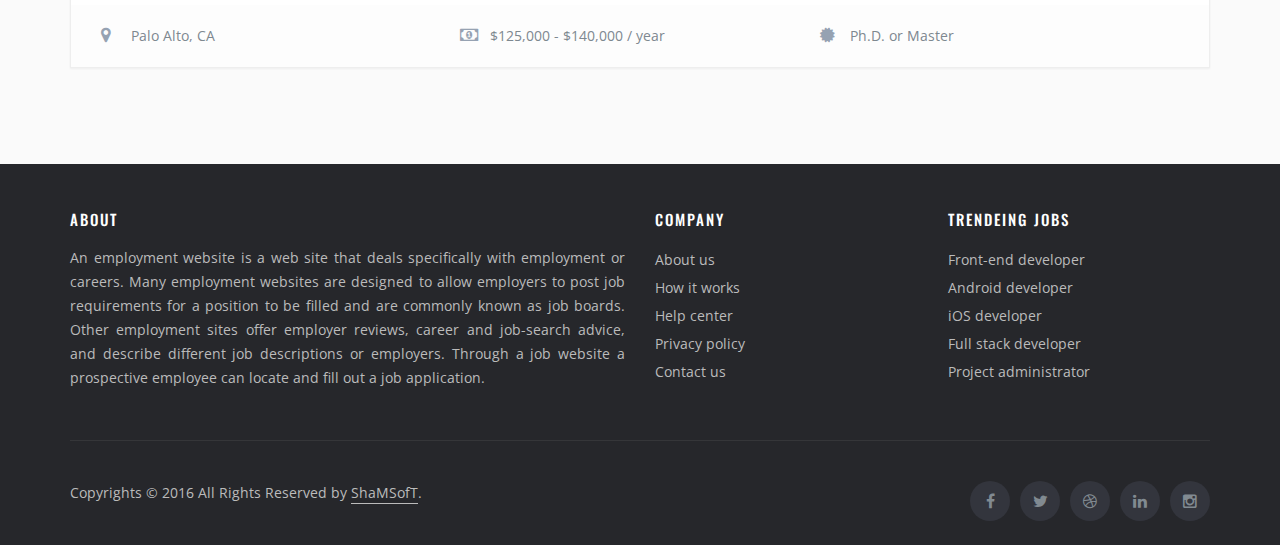
<file: HrPortal/wwwroot/company-detail.html>
<!DOCTYPE html>
<html lang="en">
  <head>
    <meta charset="utf-8">
    <meta http-equiv="X-UA-Compatible" content="IE=edge">
    <meta name="viewport" content="width=device-width, initial-scale=1">
    <meta name="description" content="Post a job position or create your online resume by TheJobs!">
    <meta name="keywords" content="">

    <title>TheJobs - Company detail</title>

    <!-- Styles -->
    <link href="assets/css/app.min.css" rel="stylesheet">
    <link href="assets/css/custom.css" rel="stylesheet">

    <!-- Fonts -->
    <link href='http://fonts.googleapis.com/css?family=Oswald:100,300,400,500,600,800%7COpen+Sans:300,400,500,600,700,800%7CMontserrat:400,700' rel='stylesheet' type='text/css'>

    <!-- Favicons -->
    <link rel="apple-touch-icon" href="/apple-touch-icon.png">
    <link rel="icon" href="assets/img/favicon.ico">
  </head>

  <body class="nav-on-header smart-nav">


    <!-- Navigation bar -->
    <nav class="navbar">
      <div class="container">

        <!-- Logo -->
        <div class="pull-left">
          <a class="navbar-toggle" href="#" data-toggle="offcanvas"><i class="ti-menu"></i></a>

          <div class="logo-wrapper">
            <a class="logo" href="index.html"><img src="assets/img/logo.png" alt="logo"></a>
            <a class="logo-alt" href="index.html"><img src="assets/img/logo-alt.png" alt="logo-alt"></a>
          </div>

        </div>
        <!-- END Logo -->

        <!-- User account -->
        <div class="pull-right user-login">
          <a class="btn btn-sm btn-primary" href="user-login.html">Login</a> or <a href="user-register.html">register</a>
        </div>
        <!-- END User account -->

        <!-- Navigation menu -->
        <ul class="nav-menu">
          <li>
            <a href="index.html">Home</a>
            <ul>
              <li><a href="index.html">Version 1</a></li>
              <li><a href="index-2.html">Version 2</a></li>
            </ul>
          </li>
          <li>
            <a href="#">Position</a>
            <ul>
              <li><a href="job-list-1.html">Browse jobs - 1</a></li>
              <li><a href="job-list-2.html">Browse jobs - 2</a></li>
              <li><a href="job-list-3.html">Browse jobs - 3</a></li>
              <li><a href="job-detail.html">Job detail</a></li>
              <li><a href="job-apply.html">Apply for job</a></li>
              <li><a href="job-add.html">Post a job</a></li>
              <li><a href="job-manage.html">Manage jobs</a></li>
              <li><a href="job-candidates.html">Candidates</a></li>
            </ul>
          </li>
          <li>
            <a href="#">Resume</a>
            <ul>
              <li><a href="resume-list.html">Browse resumes</a></li>
              <li><a href="resume-detail.html">Resume detail</a></li>
              <li><a href="resume-add.html">Create a resume</a></li>
              <li><a href="resume-manage.html">Manage resumes</a></li>
            </ul>
          </li>
          <li>
            <a class="active" href="#">Company</a>
            <ul>
              <li><a href="company-list.html">Browse companies</a></li>
              <li><a class="active" href="company-detail.html">Company detail</a></li>
              <li><a href="company-add.html">Create a company</a></li>
              <li><a href="company-manage.html">Manage companies</a></li>
            </ul>
          </li>
          <li>
            <a href="#">Pages</a>
            <ul>
              <li><a href="page-blog.html">Blog</a></li>
              <li><a href="page-post.html">Blog-post</a></li>
              <li><a href="page-about.html">About</a></li>
              <li><a href="page-contact.html">Contact</a></li>
              <li><a href="page-faq.html">FAQ</a></li>
              <li><a href="page-pricing.html">Pricing</a></li>
              <li><a href="page-typography.html">Typography</a></li>
              <li><a href="page-ui-elements.html">UI elements</a></li>
            </ul>
          </li>
        </ul>
        <!-- END Navigation menu -->

      </div>
    </nav>
    <!-- END Navigation bar -->


    <!-- Page header -->
    <header class="page-header bg-img size-lg" style="background-image: url(assets/img/bg-banner2.jpg)">
      <div class="container">
        <div class="header-detail">
          <img class="logo" src="assets/img/logo-google.jpg" alt="">
          <div class="hgroup">
            <h1>Google</h1>
            <h3>Internet and computer software</h3>
          </div>
          <hr>
          <p class="lead">Google Inc. is an American multinational technology company specializing in Internet-related services and products. These include online advertising technologies, search, cloud computing, and software. Most of its profits are derived from AdWords, an online advertising service that places advertising near the list of search results.</p>

          <ul class="details cols-3">
            <li>
              <i class="fa fa-map-marker"></i>
              <span>Menlo Park, CA</span>
            </li>

            <li>
              <i class="fa fa-globe"></i>
              <a href="#">Google.com</a>
            </li>

            <li>
              <i class="fa fa-users"></i>
              <span>50,000 - 70,000 employer</span>
            </li>

            <li>
              <i class="fa fa-birthday-cake"></i>
              <span>From 1998</span>
            </li>

            <li>
              <i class="fa fa-phone"></i>
              <span>(+1) 123 456 7890</span>
            </li>

            <li>
              <i class="fa fa-envelope"></i>
              <a href="#">info@google.com</a>
            </li>
          </ul>

          <div class="button-group">
            <ul class="social-icons">
              <li><a class="facebook" href="#"><i class="fa fa-facebook"></i></a></li>
              <li><a class="twitter" href="#"><i class="fa fa-twitter"></i></a></li>
              <li><a class="dribbble" href="#"><i class="fa fa-dribbble"></i></a></li>
              <li><a class="linkedin" href="#"><i class="fa fa-linkedin"></i></a></li>
              <li><a class="instagram" href="#"><i class="fa fa-instagram"></i></a></li>
            </ul>

            <div class="action-buttons">
              <a class="btn btn-gray" href="#">Favorite</a>
              <a class="btn btn-success" href="#">Contact</a>
            </div>
          </div>

        </div>
      </div>
    </header>
    <!-- END Page header -->


    <!-- Main container -->
    <main>


      <!-- Company detail -->
      <section>
        <div class="container">

          <header class="section-header">
            <span>About</span>
            <h2>Company detail</h2>
          </header>
          
          <p>Google was founded by Larry Page and Sergey Brin while they were Ph.D. students at Stanford University. Together they own about 14 percent of its shares but control 56 percent of the stockholder voting power through supervoting stock. They incorporated Google as a privately held company on September 4, 1998. An initial public offering followed on August 19, 2004. Its mission statement from the outset was "to organize the world's information and make it universally accessible and useful," and its unofficial slogan was "Don't be evil". In 2004, Google moved to its new headquarters in Mountain View, California, nicknamed the Googleplex. In August 2015, Google announced plans to reorganize its interests as a holding company called Alphabet Inc. When this restructuring took place on October 2, 2015, Google became Alphabet's leading subsidiary, as well as the parent for Google's Internet interests.</p>
          <p>Rapid growth since incorporation has triggered a chain of products, acquisitions and partnerships beyond Google's core search engine (Google Search). It offers online productivity software (Google Docs) including email (Gmail), a cloud storage service (Google Drive) and a social networking service (Google+). Desktop products include applications for web browsing (Google Chrome), organizing and editing photos (Google Photos), and instant messaging (Hangouts). The company leads the development of the Android mobile operating system and the browser-only Chrome OS for a class of netbooks known as Chromebooks. Google has moved increasingly into communications hardware: it partners with major electronics manufacturers in the production of its "high-quality low-cost" Nexus devices. In 2012, a fiber-optic infrastructure was installed in Kansas City to facilitate a Google Fiber broadband service.</p>

        </div>
      </section>
      <!-- END Company detail -->


      <!-- Open positions -->
      <section id="open-positions" class="bg-alt">
        <div class="container">
          <header class="section-header">
            <span>vacancies</span>
            <h2>Open positions</h2>
          </header>
          
          <div class="row">

            <!-- Job item -->
            <div class="col-xs-12">
              <a class="item-block" href="job-detail.html">
                <header>
                  <img src="assets/img/logo-google.jpg" alt="">
                  <div class="hgroup">
                    <h4>Senior front-end developer</h4>
                    <h5>Google <span class="label label-success">Full-time</span></h5>
                  </div>
                  <time datetime="2016-03-10 20:00">34 min ago</time>
                </header>

                <div class="item-body">
                  <p>A rapidly growing, well established marketing firm is looking for an experienced web developer for a full-time position. In this role, you will develop websites, apps, emails and other forms of digital electronic media, all while maintaining brand standards across design projects and other marketing communication materials.</p>
                </div>

                <footer>
                  <ul class="details cols-3">
                    <li>
                      <i class="fa fa-map-marker"></i>
                      <span>Menlo Park, CA</span>
                    </li>

                    <li>
                      <i class="fa fa-money"></i>
                      <span>$90,000 - $110,000 / year</span>
                    </li>

                    <li>
                      <i class="fa fa-certificate"></i>
                      <span>Master or Bachelor</span>
                    </li>
                  </ul>
                </footer>
              </a>
            </div>
            <!-- END Job item -->


            <!-- Job item -->
            <div class="col-xs-12">
              <a class="item-block" href="job-detail.html">
                <header>
                  <img src="assets/img/logo-google.jpg" alt="">
                  <div class="hgroup">
                    <h4>Software Engineer (Entry or Senior)</h4>
                    <h5>Gogle <span class="label label-warning">Part-time</span></h5>
                  </div>
                  <time datetime="2016-03-10 20:00">8 hours ago</time>
                </header>

                <div class="item-body">
                  <p>The Special Programs Department II is seeking to hire a Computer Scientist to augment our software development team. Members of the software development team are expected to follow established software engineering principles to methodically deliver mission application software.</p>
                </div>

                <footer>
                  <ul class="details cols-3">
                    <li>
                      <i class="fa fa-map-marker"></i>
                      <span>Livermore, CA</span>
                    </li>

                    <li>
                      <i class="fa fa-money"></i>
                      <span>$60,000 - $75,000 / year</span>
                    </li>

                    <li>
                      <i class="fa fa-certificate"></i>
                      <span>Master or Bachelor</span>
                    </li>
                  </ul>
                </footer>
              </a>
            </div>
            <!-- END Job item -->


            <!-- Job item -->
            <div class="col-xs-12">
              <a class="item-block" href="job-detail.html">
                <header>
                  <img src="assets/img/logo-google.jpg" alt="">
                  <div class="hgroup">
                    <h4>Full Stack Web Developer</h4>
                    <h5>Google <span class="label label-info">Freelance</span></h5>
                  </div>
                  <time datetime="2016-03-10 20:00">2 days ago</time>
                </header>

                <div class="item-body">
                  <p>We're seeing a driven, curious, passionate full-stack web developer to help change how people learn creative skills and effortlessly create the images they imagine. You’ll be part of a new rapid prototyping and development team helping to apply lean startup development methodologies and modern web technologies to shape the future of Creative Cloud.</p>
                </div>

                <footer>
                  <ul class="details cols-3">
                    <li>
                      <i class="fa fa-map-marker"></i>
                      <span>San Francisco, CA</span>
                    </li>

                    <li>
                      <i class="fa fa-money"></i>
                      <span>$105,000 / year</span>
                    </li>

                    <li>
                      <i class="fa fa-certificate"></i>
                      <span>Master</span>
                    </li>
                  </ul>
                </footer>
              </a>
            </div>
            <!-- END Job item -->


            <!-- Job item -->
            <div class="col-xs-12">
              <a class="item-block" href="job-detail.html">
                <header>
                  <img src="assets/img/logo-google.jpg" alt="">
                  <div class="hgroup">
                    <h4>Web Applications Developer</h4>
                    <h5>Google <span class="label label-danger">Internship</span></h5>
                  </div>
                  <time datetime="2016-03-10 20:00">Feb 26, 2016</time>
                </header>

                <div class="item-body">
                  <p>Client needs a back-end Java developer who has worked mainly on Java, J2EE, Spring, Web Services, and other Java related technologies.</p>
                </div>

                <footer>
                  <ul class="details cols-3">
                    <li>
                      <i class="fa fa-map-marker"></i>
                      <span>Lexington, MA</span>
                    </li>

                    <li>
                      <i class="fa fa-money"></i>
                      <span>$130,000 - $150,000 / year</span>
                    </li>

                    <li>
                      <i class="fa fa-certificate"></i>
                      <span>Ph.D. or Master</span>
                    </li>
                  </ul>
                </footer>
              </a>
            </div>
            <!-- END Job item -->


            <!-- Job item -->
            <div class="col-xs-12">
              <a class="item-block" href="job-detail.html">
                <header>
                  <img src="assets/img/logo-google.jpg" alt="">
                  <div class="hgroup">
                    <h4>Sr. SQL Server Developer</h4>
                    <h5>Google <span class="label label-success">Remote</span></h5>
                  </div>
                  <time datetime="2016-03-10 20:00">Feb 16, 2016</time>
                </header>

                <div class="item-body">
                  <p>Understand and model complex business requirements into database schemas and work with existing databases in SQL and NOSQL data stores. Develop high performance stored procedures, triggers and other database level code to provide data services to other teams.</p>
                </div>

                <footer>
                  <ul class="details cols-3">
                    <li>
                      <i class="fa fa-map-marker"></i>
                      <span>Palo Alto, CA</span>
                    </li>

                    <li>
                      <i class="fa fa-money"></i>
                      <span>$125,000 - $140,000 / year</span>
                    </li>

                    <li>
                      <i class="fa fa-certificate"></i>
                      <span>Ph.D. or Master</span>
                    </li>
                  </ul>
                </footer>
              </a>
            </div>
            <!-- END Job item -->

          </div>

        </div>
      </section>
      <!-- END Open positions -->


    </main>
    <!-- END Main container -->


    <!-- Site footer -->
    <footer class="site-footer">

      <!-- Top section -->
      <div class="container">
        <div class="row">
          <div class="col-sm-12 col-md-6">
            <h6>About</h6>
            <p class="text-justify">An employment website is a web site that deals specifically with employment or careers. Many employment websites are designed to allow employers to post job requirements for a position to be filled and are commonly known as job boards. Other employment sites offer employer reviews, career and job-search advice, and describe different job descriptions or employers. Through a job website a prospective employee can locate and fill out a job application.</p>
          </div>

          <div class="col-xs-6 col-md-3">
            <h6>Company</h6>
            <ul class="footer-links">
              <li><a href="page-about.html">About us</a></li>
              <li><a href="page-typography.html">How it works</a></li>
              <li><a href="page-faq.html">Help center</a></li>
              <li><a href="page-typography.html">Privacy policy</a></li>
              <li><a href="page-contact.html">Contact us</a></li>
            </ul>
          </div>

          <div class="col-xs-6 col-md-3">
            <h6>Trendeing jobs</h6>
            <ul class="footer-links">
              <li><a href="job-list.html">Front-end developer</a></li>
              <li><a href="job-list.html">Android developer</a></li>
              <li><a href="job-list.html">iOS developer</a></li>
              <li><a href="job-list.html">Full stack developer</a></li>
              <li><a href="job-list.html">Project administrator</a></li>
            </ul>
          </div>
        </div>

        <hr>
      </div>
      <!-- END Top section -->

      <!-- Bottom section -->
      <div class="container">
        <div class="row">
          <div class="col-md-8 col-sm-6 col-xs-12">
            <p class="copyright-text">Copyrights &copy; 2016 All Rights Reserved by <a href="http://themeforest.net/user/shamsoft">ShaMSofT</a>.</p>
          </div>

          <div class="col-md-4 col-sm-6 col-xs-12">
            <ul class="social-icons">
              <li><a class="facebook" href="#"><i class="fa fa-facebook"></i></a></li>
              <li><a class="twitter" href="#"><i class="fa fa-twitter"></i></a></li>
              <li><a class="dribbble" href="#"><i class="fa fa-dribbble"></i></a></li>
              <li><a class="linkedin" href="#"><i class="fa fa-linkedin"></i></a></li>
              <li><a class="instagram" href="#"><i class="fa fa-instagram"></i></a></li>
            </ul>
          </div>
        </div>
      </div>
      <!-- END Bottom section -->

    </footer>
    <!-- END Site footer -->


    <!-- Back to top button -->
    <a id="scroll-up" href="#"><i class="ti-angle-up"></i></a>
    <!-- END Back to top button -->

    <!-- Scripts -->
    <script src="assets/js/app.min.js"></script>
    <script src="assets/js/custom.js"></script>

  </body>
</html>
</file>
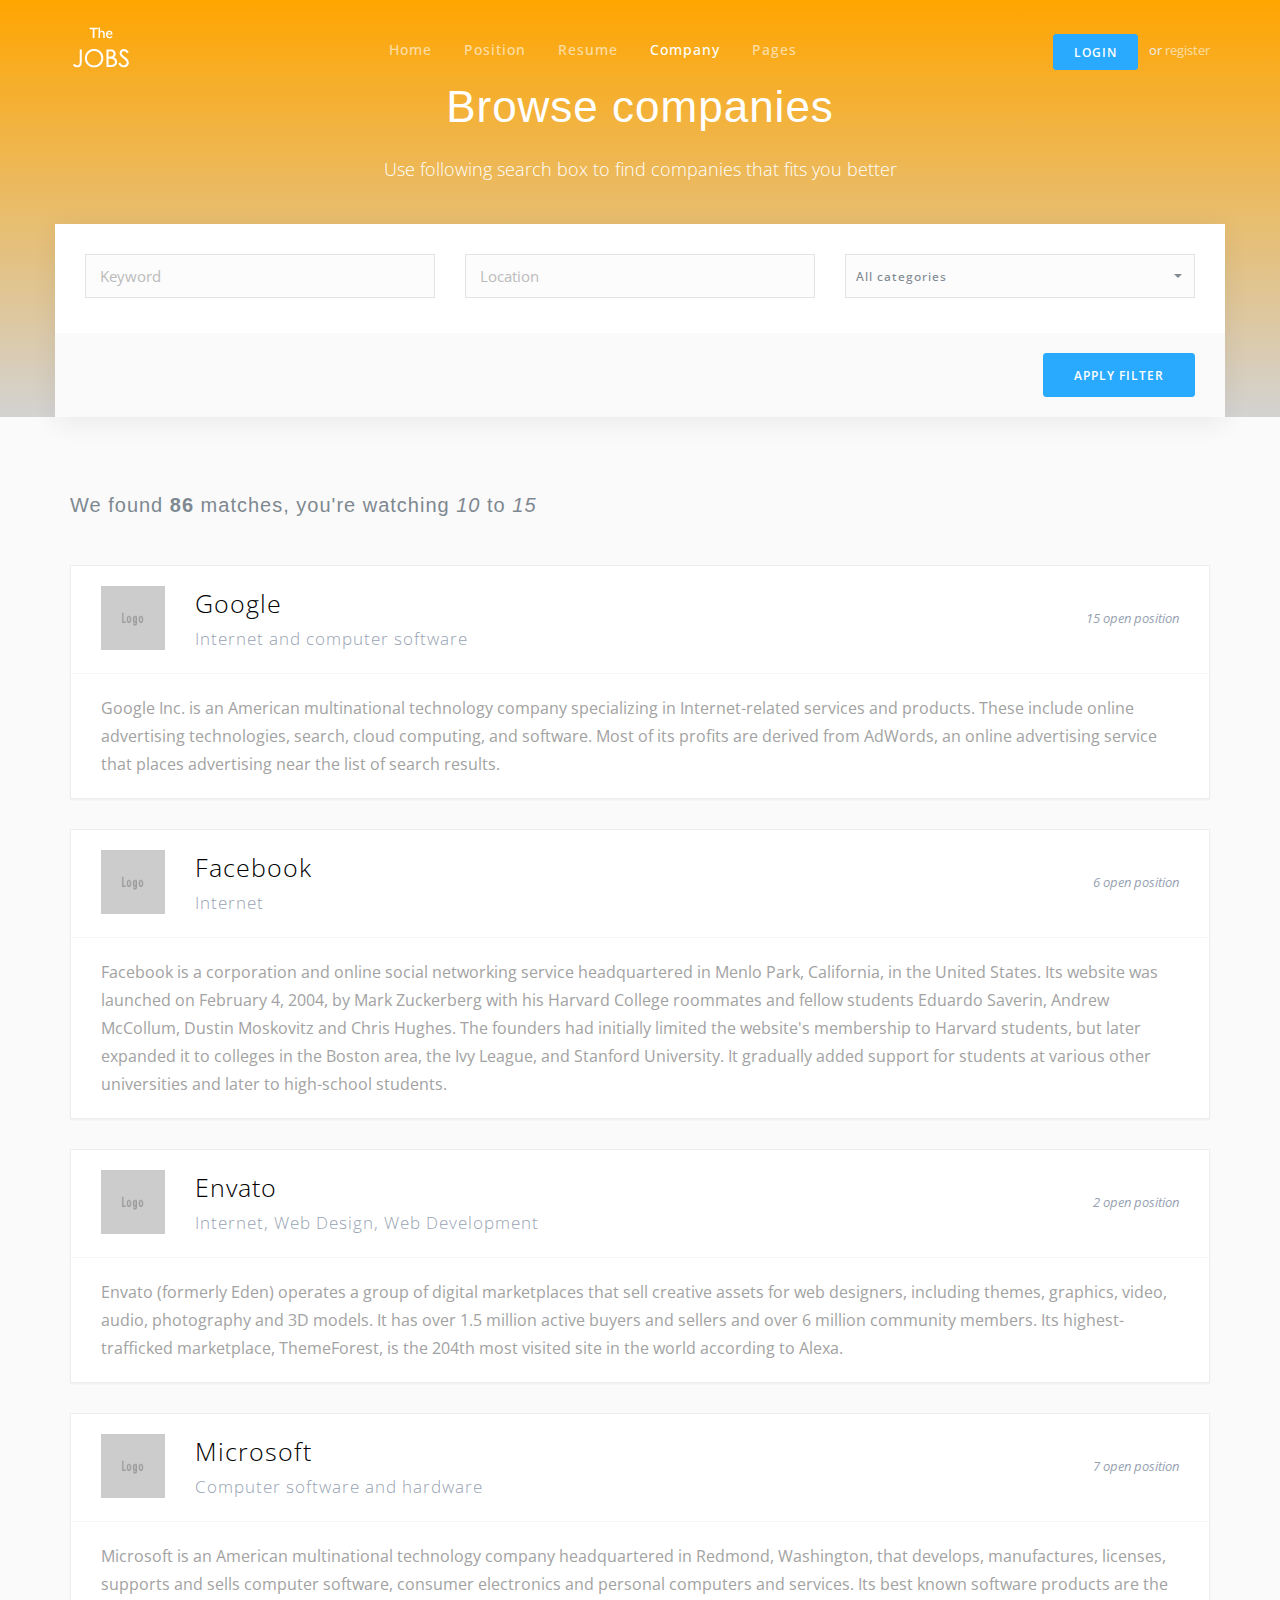
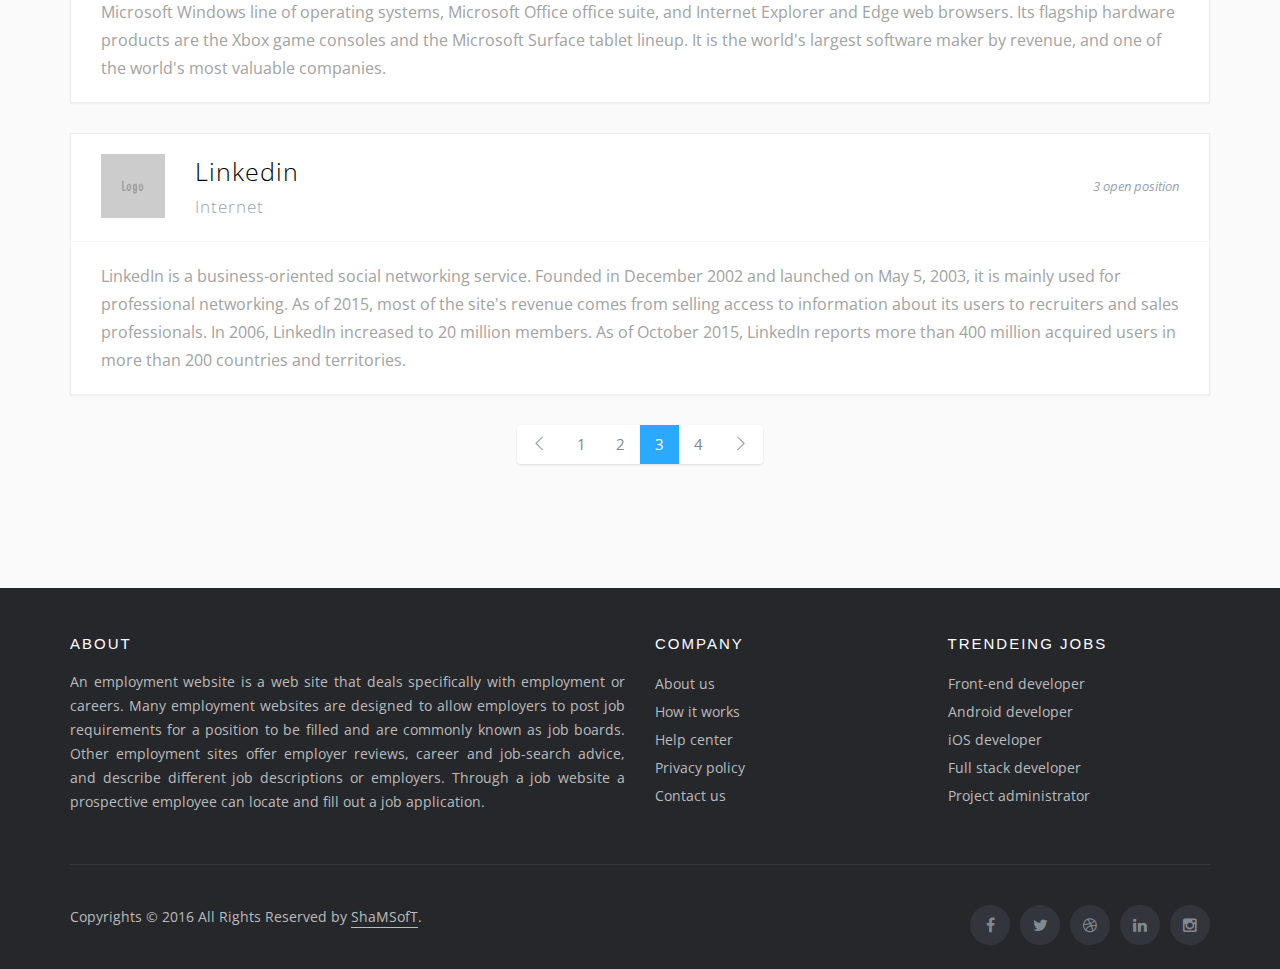
<file: HrPortal/wwwroot/company-list.html>
<!DOCTYPE html>
<html lang="en">
  <head>
    <meta charset="utf-8">
    <meta http-equiv="X-UA-Compatible" content="IE=edge">
    <meta name="viewport" content="width=device-width, initial-scale=1">
    <meta name="description" content="Post a job position or create your online resume by TheJobs!">
    <meta name="keywords" content="">

    <title>TheJobs - Company list</title>

    <!-- Styles -->
    <link href="assets/css/app.min.css" rel="stylesheet">
    <link href="assets/css/custom.css" rel="stylesheet">

    <!-- Fonts -->
    <link href='http://fonts.googleapis.com/css?family=Raleway:100,300,400,500,600,800%7COpen+Sans:300,400,500,600,700,800%7CMontserrat:400,700' rel='stylesheet' type='text/css'>

    <!-- Favicons -->
    <link rel="apple-touch-icon" href="/apple-touch-icon.png">
    <link rel="icon" href="assets/img/favicon.ico">
  </head>

  <body class="nav-on-header smart-nav bg-alt">

    <!-- Navigation bar -->
    <nav class="navbar">
      <div class="container">

        <!-- Logo -->
        <div class="pull-left">
          <a class="navbar-toggle" href="#" data-toggle="offcanvas"><i class="ti-menu"></i></a>

          <div class="logo-wrapper">
            <a class="logo" href="index.html"><img src="assets/img/logo.png" alt="logo"></a>
            <a class="logo-alt" href="index.html"><img src="assets/img/logo-alt.png" alt="logo-alt"></a>
          </div>

        </div>
        <!-- END Logo -->

        <!-- User account -->
        <div class="pull-right user-login">
          <a class="btn btn-sm btn-primary" href="user-login.html">Login</a> or <a href="user-register.html">register</a>
        </div>
        <!-- END User account -->

        <!-- Navigation menu -->
        <ul class="nav-menu">
          <li>
            <a href="index.html">Home</a>
            <ul>
              <li><a href="index.html">Version 1</a></li>
              <li><a href="index-2.html">Version 2</a></li>
            </ul>
          </li>
          <li>
            <a href="#">Position</a>
            <ul>
              <li><a href="job-list-1.html">Browse jobs - 1</a></li>
              <li><a href="job-list-2.html">Browse jobs - 2</a></li>
              <li><a href="job-list-3.html">Browse jobs - 3</a></li>
              <li><a href="job-detail.html">Job detail</a></li>
              <li><a href="job-apply.html">Apply for job</a></li>
              <li><a href="job-add.html">Post a job</a></li>
              <li><a href="job-manage.html">Manage jobs</a></li>
              <li><a href="job-candidates.html">Candidates</a></li>
            </ul>
          </li>
          <li>
            <a href="#">Resume</a>
            <ul>
              <li><a href="resume-list.html">Browse resumes</a></li>
              <li><a href="resume-detail.html">Resume detail</a></li>
              <li><a href="resume-add.html">Create a resume</a></li>
              <li><a href="resume-manage.html">Manage resumes</a></li>
            </ul>
          </li>
          <li>
            <a class="active" href="#">Company</a>
            <ul>
              <li><a class="active" href="company-list.html">Browse companies</a></li>
              <li><a href="company-detail.html">Company detail</a></li>
              <li><a href="company-add.html">Create a company</a></li>
              <li><a href="company-manage.html">Manage companies</a></li>
            </ul>
          </li>
          <li>
            <a href="#">Pages</a>
            <ul>
              <li><a href="page-blog.html">Blog</a></li>
              <li><a href="page-post.html">Blog-post</a></li>
              <li><a href="page-about.html">About</a></li>
              <li><a href="page-contact.html">Contact</a></li>
              <li><a href="page-faq.html">FAQ</a></li>
              <li><a href="page-pricing.html">Pricing</a></li>
              <li><a href="page-typography.html">Typography</a></li>
              <li><a href="page-ui-elements.html">UI elements</a></li>
            </ul>
          </li>
        </ul>
        <!-- END Navigation menu -->

      </div>
    </nav>
    <!-- END Navigation bar -->


    <!-- Page header -->
    <header class="page-header bg-img" style="background-image: url(assets/img/bg-banner1.jpg);">
      <div class="container page-name">
        <h1 class="text-center">Browse companies</h1>
        <p class="lead text-center">Use following search box to find companies that fits you better</p>
      </div>

      <div class="container">
        <form action="#">

          <div class="row">
            <div class="form-group col-xs-12 col-sm-4">
              <input type="text" class="form-control" placeholder="Keyword">
            </div>

            <div class="form-group col-xs-12 col-sm-4">
              <input type="text" class="form-control" placeholder="Location">
            </div>

            <div class="form-group col-xs-12 col-sm-4">
              <select class="form-control selectpicker" multiple>
                <option selected>All categories</option>
                <option>Developer</option>
                <option>Designer</option>
                <option>Customer service</option>
                <option>Finance</option>
                <option>Healthcare</option>
                <option>Sale</option>
                <option>Marketing</option>
                <option>Information technology</option>
                <option>Others</option>
              </select>
            </div>

          </div>

          <div class="button-group">
            <div class="action-buttons">
              <button class="btn btn-primary">Apply filter</button>
            </div>
          </div>

        </form>

      </div>

    </header>
    <!-- END Page header -->


    <!-- Main container -->
    <main>
      <section class="no-padding-top bg-alt">
        <div class="container">
          <div class="row">

            <div class="col-xs-12">
              <br>
              <h5>We found <strong>86</strong> matches, you're watching <i>10</i> to <i>15</i></h5>
            </div>

            <!-- Company detail -->
            <div class="col-xs-12">
              <a class="item-block" href="company-detail.html">
                <header>
                  <img src="assets/img/logo-google.jpg" alt="">
                  <div class="hgroup">
                    <h4>Google</h4>
                    <h5>Internet and computer software</h5>
                  </div>
                  <span class="open-position">15 open position</span>
                </header>

                <div class="item-body">
                  <p>Google Inc. is an American multinational technology company specializing in Internet-related services and products. These include online advertising technologies, search, cloud computing, and software. Most of its profits are derived from AdWords, an online advertising service that places advertising near the list of search results.</p>
                </div>
              </a>
            </div>
            <!-- END Company detail -->


            <!-- Company detail -->
            <div class="col-xs-12">
              <a class="item-block" href="company-detail.html">
                <header>
                  <img src="assets/img/logo-facebook.png" alt="">
                  <div class="hgroup">
                    <h4>Facebook</h4>
                    <h5>Internet</h5>
                  </div>
                  <span class="open-position">6 open position</span>
                </header>

                <div class="item-body">
                  <p>Facebook is a corporation and online social networking service headquartered in Menlo Park, California, in the United States. Its website was launched on February 4, 2004, by Mark Zuckerberg with his Harvard College roommates and fellow students Eduardo Saverin, Andrew McCollum, Dustin Moskovitz and Chris Hughes. The founders had initially limited the website's membership to Harvard students, but later expanded it to colleges in the Boston area, the Ivy League, and Stanford University. It gradually added support for students at various other universities and later to high-school students.</p>
                </div>
              </a>
            </div>
            <!-- END Company detail -->



            <!-- Company detail -->
            <div class="col-xs-12">
              <a class="item-block" href="company-detail.html">
                <header>
                  <img src="assets/img/logo-envato.png" alt="">
                  <div class="hgroup">
                    <h4>Envato</h4>
                    <h5>Internet, Web Design, Web Development</h5>
                  </div>
                  <span class="open-position">2 open position</span>
                </header>

                <div class="item-body">
                  <p>Envato (formerly Eden) operates a group of digital marketplaces that sell creative assets for web designers, including themes, graphics, video, audio, photography and 3D models. It has over 1.5 million active buyers and sellers and over 6 million community members. Its highest-trafficked marketplace, ThemeForest, is the 204th most visited site in the world according to Alexa.</p>
                </div>
              </a>
            </div>
            <!-- END Company detail -->



            <!-- Company detail -->
            <div class="col-xs-12">
              <a class="item-block" href="company-detail.html">
                <header>
                  <img src="assets/img/logo-microsoft.jpg" alt="">
                  <div class="hgroup">
                    <h4>Microsoft</h4>
                    <h5>Computer software and hardware</h5>
                  </div>
                  <span class="open-position">7 open position</span>
                </header>

                <div class="item-body">
                  <p>Microsoft is an American multinational technology company headquartered in Redmond, Washington, that develops, manufactures, licenses, supports and sells computer software, consumer electronics and personal computers and services. Its best known software products are the Microsoft Windows line of operating systems, Microsoft Office office suite, and Internet Explorer and Edge web browsers. Its flagship hardware products are the Xbox game consoles and the Microsoft Surface tablet lineup. It is the world's largest software maker by revenue, and one of the world's most valuable companies.</p>
                </div>
              </a>
            </div>
            <!-- END Company detail -->


            <!-- Company detail -->
            <div class="col-xs-12">
              <a class="item-block" href="company-detail.html">
                <header>
                  <img src="assets/img/logo-linkedin.png" alt="">
                  <div class="hgroup">
                    <h4>Linkedin</h4>
                    <h5>Internet</h5>
                  </div>
                  <span class="open-position">3 open position</span>
                </header>

                <div class="item-body">
                  <p>LinkedIn is a business-oriented social networking service. Founded in December 2002 and launched on May 5, 2003, it is mainly used for professional networking. As of 2015, most of the site's revenue comes from selling access to information about its users to recruiters and sales professionals. In 2006, LinkedIn increased to 20 million members. As of October 2015, LinkedIn reports more than 400 million acquired users in more than 200 countries and territories.</p>
                </div>
              </a>
            </div>
            <!-- END Company detail -->


            <!-- Page navigation -->
            <nav class="text-center">
              <ul class="pagination">
                <li>
                  <a href="#" aria-label="Previous">
                    <i class="ti-angle-left"></i>
                  </a>
                </li>
                <li><a href="#">1</a></li>
                <li><a href="#">2</a></li>
                <li class="active"><a href="#">3</a></li>
                <li><a href="#">4</a></li>
                <li>
                  <a href="#" aria-label="Next">
                    <i class="ti-angle-right"></i>
                  </a>
                </li>
              </ul>
            </nav>
            <!-- END Page navigation -->

          </div>
        </div>
      </section>
    </main>
    <!-- END Main container -->


    <!-- Site footer -->
    <footer class="site-footer">

      <!-- Top section -->
      <div class="container">
        <div class="row">
          <div class="col-sm-12 col-md-6">
            <h6>About</h6>
            <p class="text-justify">An employment website is a web site that deals specifically with employment or careers. Many employment websites are designed to allow employers to post job requirements for a position to be filled and are commonly known as job boards. Other employment sites offer employer reviews, career and job-search advice, and describe different job descriptions or employers. Through a job website a prospective employee can locate and fill out a job application.</p>
          </div>

          <div class="col-xs-6 col-md-3">
            <h6>Company</h6>
            <ul class="footer-links">
              <li><a href="page-about.html">About us</a></li>
              <li><a href="page-typography.html">How it works</a></li>
              <li><a href="page-faq.html">Help center</a></li>
              <li><a href="page-typography.html">Privacy policy</a></li>
              <li><a href="page-contact.html">Contact us</a></li>
            </ul>
          </div>

          <div class="col-xs-6 col-md-3">
            <h6>Trendeing jobs</h6>
            <ul class="footer-links">
              <li><a href="job-list.html">Front-end developer</a></li>
              <li><a href="job-list.html">Android developer</a></li>
              <li><a href="job-list.html">iOS developer</a></li>
              <li><a href="job-list.html">Full stack developer</a></li>
              <li><a href="job-list.html">Project administrator</a></li>
            </ul>
          </div>
        </div>

        <hr>
      </div>
      <!-- END Top section -->

      <!-- Bottom section -->
      <div class="container">
        <div class="row">
          <div class="col-md-8 col-sm-6 col-xs-12">
            <p class="copyright-text">Copyrights &copy; 2016 All Rights Reserved by <a href="http://themeforest.net/user/shamsoft">ShaMSofT</a>.</p>
          </div>

          <div class="col-md-4 col-sm-6 col-xs-12">
            <ul class="social-icons">
              <li><a class="facebook" href="#"><i class="fa fa-facebook"></i></a></li>
              <li><a class="twitter" href="#"><i class="fa fa-twitter"></i></a></li>
              <li><a class="dribbble" href="#"><i class="fa fa-dribbble"></i></a></li>
              <li><a class="linkedin" href="#"><i class="fa fa-linkedin"></i></a></li>
              <li><a class="instagram" href="#"><i class="fa fa-instagram"></i></a></li>
            </ul>
          </div>
        </div>
      </div>
      <!-- END Bottom section -->

    </footer>
    <!-- END Site footer -->


    <!-- Back to top button -->
    <a id="scroll-up" href="#"><i class="ti-angle-up"></i></a>
    <!-- END Back to top button -->

    <!-- Scripts -->
    <script src="assets/js/app.min.js"></script>
    <script src="assets/js/custom.js"></script>

  </body>
</html>
</file>
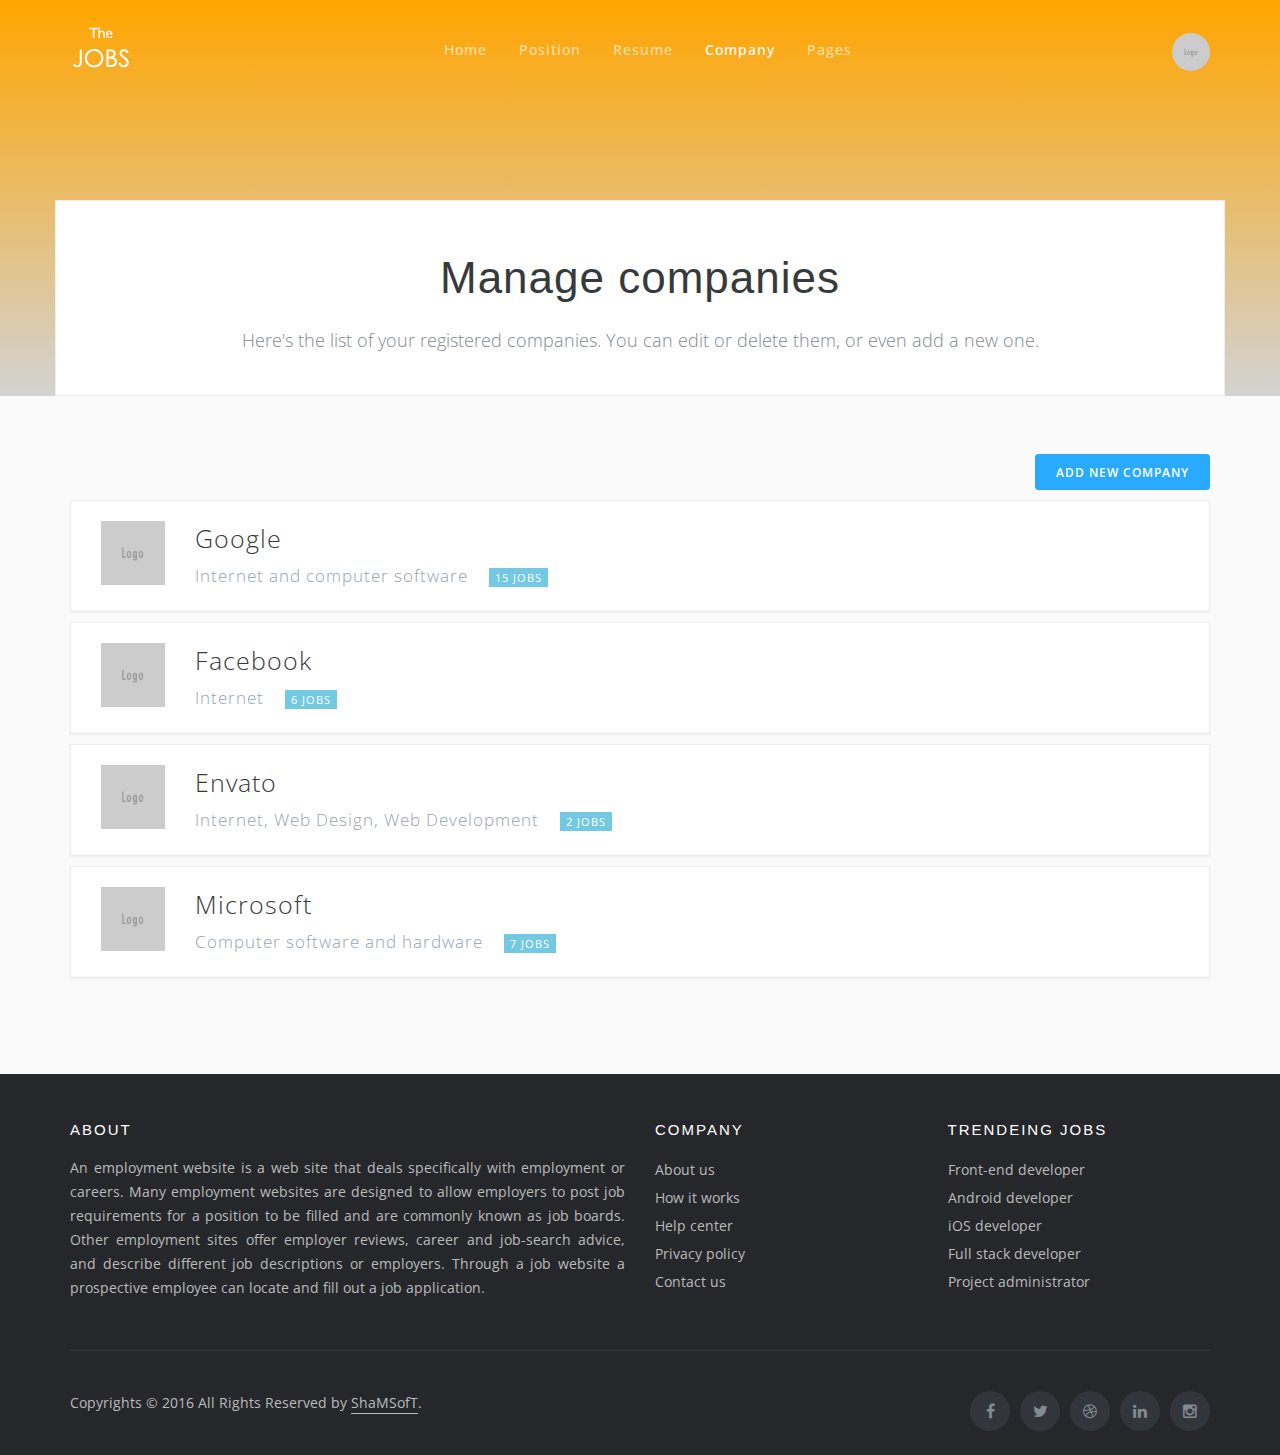
<file: HrPortal/wwwroot/company-manage.html>
<!DOCTYPE html>
<html lang="en">
  <head>
    <meta charset="utf-8">
    <meta http-equiv="X-UA-Compatible" content="IE=edge">
    <meta name="viewport" content="width=device-width, initial-scale=1">
    <meta name="description" content="Post a job position or create your online resume by TheJobs!">
    <meta name="keywords" content="">

    <title>TheJobs - Manage company</title>

    <!-- Styles -->
    <link href="assets/css/app.min.css" rel="stylesheet">
    <link href="assets/css/custom.css" rel="stylesheet">

    <!-- Fonts -->
    <link href='http://fonts.googleapis.com/css?family=Raleway:100,300,400,500,600,800%7COpen+Sans:300,400,500,600,700,800%7CMontserrat:400,700' rel='stylesheet' type='text/css'>

    <!-- Favicons -->
    <link rel="apple-touch-icon" href="/apple-touch-icon.png">
    <link rel="icon" href="assets/img/favicon.ico">
  </head>

  <body class="nav-on-header smart-nav bg-alt">

    <!-- Navigation bar -->
    <nav class="navbar">
      <div class="container">

        <!-- Logo -->
        <div class="pull-left">
          <a class="navbar-toggle" href="#" data-toggle="offcanvas"><i class="ti-menu"></i></a>

          <div class="logo-wrapper">
            <a class="logo" href="index.html"><img src="assets/img/logo.png" alt="logo"></a>
            <a class="logo-alt" href="index.html"><img src="assets/img/logo-alt.png" alt="logo-alt"></a>
          </div>

        </div>
        <!-- END Logo -->

        <!-- User account -->
        <div class="pull-right">

          <div class="dropdown user-account">
            <a class="dropdown-toggle" href="#" data-toggle="dropdown">
              <img src="assets/img/logo-envato.png" alt="avatar">
            </a>

            <ul class="dropdown-menu dropdown-menu-right">
              <li><a href="user-login.html">Login</a></li>
              <li><a href="user-register.html">Register</a></li>
              <li><a href="user-forget-pass.html">Forget pass</a></li>
              <li><a href="#">Logout</a></li>
            </ul>
          </div>

        </div>
        <!-- END User account -->

        <!-- Navigation menu -->
        <ul class="nav-menu">
          <li>
            <a href="index.html">Home</a>
            <ul>
              <li><a href="index.html">Version 1</a></li>
              <li><a href="index-2.html">Version 2</a></li>
            </ul>
          </li>
          <li>
            <a href="#">Position</a>
            <ul>
              <li><a href="job-list-1.html">Browse jobs - 1</a></li>
              <li><a href="job-list-2.html">Browse jobs - 2</a></li>
              <li><a href="job-list-3.html">Browse jobs - 3</a></li>
              <li><a href="job-detail.html">Job detail</a></li>
              <li><a href="job-apply.html">Apply for job</a></li>
              <li><a href="job-add.html">Post a job</a></li>
              <li><a href="job-manage.html">Manage jobs</a></li>
              <li><a href="job-candidates.html">Candidates</a></li>
            </ul>
          </li>
          <li>
            <a href="#">Resume</a>
            <ul>
              <li><a href="resume-list.html">Browse resumes</a></li>
              <li><a href="resume-detail.html">Resume detail</a></li>
              <li><a href="resume-add.html">Create a resume</a></li>
              <li><a href="resume-manage.html">Manage resumes</a></li>
            </ul>
          </li>
          <li>
            <a class="active" href="#">Company</a>
            <ul>
              <li><a href="company-list.html">Browse companies</a></li>
              <li><a href="company-detail.html">Company detail</a></li>
              <li><a href="company-add.html">Create a company</a></li>
              <li><a class="active" href="company-manage.html">Manage companies</a></li>
            </ul>
          </li>
          <li>
            <a href="#">Pages</a>
            <ul>
              <li><a href="page-blog.html">Blog</a></li>
              <li><a href="page-post.html">Blog-post</a></li>
              <li><a href="page-about.html">About</a></li>
              <li><a href="page-contact.html">Contact</a></li>
              <li><a href="page-faq.html">FAQ</a></li>
              <li><a href="page-pricing.html">Pricing</a></li>
              <li><a href="page-typography.html">Typography</a></li>
              <li><a href="page-ui-elements.html">UI elements</a></li>
            </ul>
          </li>
        </ul>
        <!-- END Navigation menu -->

      </div>
    </nav>
    <!-- END Navigation bar -->


    <!-- Page header -->
    <header class="page-header bg-img size-lg" style="background-image: url(assets/img/bg-banner1.jpg)">
      <div class="container no-shadow">
        <h1 class="text-center">Manage companies</h1>
        <p class="lead text-center">Here's the list of your registered companies. You can edit or delete them, or even add a new one.</p>
      </div>
    </header>
    <!-- END Page header -->


    <!-- Main container -->
    <main>
      <section class="no-padding-top bg-alt">
        <div class="container">
          <div class="row item-blocks-condensed">

            <div class="col-xs-12 text-right">
              <br>
              <a class="btn btn-primary btn-sm" href="company-add.html">Add new company</a>
            </div>


            <!-- Company item -->
            <div class="col-xs-12">
              <div class="item-block">
                <header>
                  <a href="company-detail.html"><img src="assets/img/logo-google.jpg" alt=""></a>
                  <div class="hgroup">
                    <h4><a href="company-detail.html">Google</a></h4>
                    <h5>Internet and computer software <a href="company-detail.html#open-positions"><span class="label label-info">15 jobs</span></a></h5>
                  </div>
                  <div class="action-btn">
                    <a class="btn btn-xs btn-gray" href="#">Edit</a>
                    <a class="btn btn-xs btn-danger" href="#">Delete</a>
                  </div>
                </header>
              </div>
            </div>
            <!-- END Company item -->


            <!-- Company item -->
            <div class="col-xs-12">
              <div class="item-block">
                <header>
                  <a href="company-detail.html"><img src="assets/img/logo-facebook.png" alt=""></a>
                  <div class="hgroup">
                    <h4><a href="company-detail.html">Facebook</a></h4>
                    <h5>Internet <a href="company-detail.html#open-positions"><span class="label label-info">6 jobs</span></a></h5>
                  </div>
                  <div class="action-btn">
                    <a class="btn btn-xs btn-gray" href="#">Edit</a>
                    <a class="btn btn-xs btn-danger" href="#">Delete</a>
                  </div>
                </header>
              </div>
            </div>
            <!-- END Company item -->


            <!-- Company item -->
            <div class="col-xs-12">
              <div class="item-block">
                <header>
                  <a href="company-detail.html"><img src="assets/img/logo-envato.png" alt=""></a>
                  <div class="hgroup">
                    <h4><a href="company-detail.html">Envato</a></h4>
                    <h5>Internet, Web Design, Web Development <a href="company-detail.html#open-positions"><span class="label label-info">2 jobs</span></a></h5>
                  </div>
                  <div class="action-btn">
                    <a class="btn btn-xs btn-gray" href="#">Edit</a>
                    <a class="btn btn-xs btn-danger" href="#">Delete</a>
                  </div>
                </header>
              </div>
            </div>
            <!-- END Company item -->


            <!-- Company item -->
            <div class="col-xs-12">
              <div class="item-block">
                <header>
                  <a href="company-detail.html"><img src="assets/img/logo-microsoft.jpg" alt=""></a>
                  <div class="hgroup">
                    <h4><a href="company-detail.html">Microsoft</a></h4>
                    <h5>Computer software and hardware <a href="company-detail.html#open-positions"><span class="label label-info">7 jobs</span></a></h5>
                  </div>
                  <div class="action-btn">
                    <a class="btn btn-xs btn-gray" href="#">Edit</a>
                    <a class="btn btn-xs btn-danger" href="#">Delete</a>
                  </div>
                </header>
              </div>
            </div>
            <!-- END Company item -->



          </div>
        </div>
      </section>
    </main>
    <!-- END Main container -->


    <!-- Site footer -->
    <footer class="site-footer">

      <!-- Top section -->
      <div class="container">
        <div class="row">
          <div class="col-sm-12 col-md-6">
            <h6>About</h6>
            <p class="text-justify">An employment website is a web site that deals specifically with employment or careers. Many employment websites are designed to allow employers to post job requirements for a position to be filled and are commonly known as job boards. Other employment sites offer employer reviews, career and job-search advice, and describe different job descriptions or employers. Through a job website a prospective employee can locate and fill out a job application.</p>
          </div>

          <div class="col-xs-6 col-md-3">
            <h6>Company</h6>
            <ul class="footer-links">
              <li><a href="page-about.html">About us</a></li>
              <li><a href="page-typography.html">How it works</a></li>
              <li><a href="page-faq.html">Help center</a></li>
              <li><a href="page-typography.html">Privacy policy</a></li>
              <li><a href="page-contact.html">Contact us</a></li>
            </ul>
          </div>

          <div class="col-xs-6 col-md-3">
            <h6>Trendeing jobs</h6>
            <ul class="footer-links">
              <li><a href="job-list.html">Front-end developer</a></li>
              <li><a href="job-list.html">Android developer</a></li>
              <li><a href="job-list.html">iOS developer</a></li>
              <li><a href="job-list.html">Full stack developer</a></li>
              <li><a href="job-list.html">Project administrator</a></li>
            </ul>
          </div>
        </div>

        <hr>
      </div>
      <!-- END Top section -->

      <!-- Bottom section -->
      <div class="container">
        <div class="row">
          <div class="col-md-8 col-sm-6 col-xs-12">
            <p class="copyright-text">Copyrights &copy; 2016 All Rights Reserved by <a href="http://themeforest.net/user/shamsoft">ShaMSofT</a>.</p>
          </div>

          <div class="col-md-4 col-sm-6 col-xs-12">
            <ul class="social-icons">
              <li><a class="facebook" href="#"><i class="fa fa-facebook"></i></a></li>
              <li><a class="twitter" href="#"><i class="fa fa-twitter"></i></a></li>
              <li><a class="dribbble" href="#"><i class="fa fa-dribbble"></i></a></li>
              <li><a class="linkedin" href="#"><i class="fa fa-linkedin"></i></a></li>
              <li><a class="instagram" href="#"><i class="fa fa-instagram"></i></a></li>
            </ul>
          </div>
        </div>
      </div>
      <!-- END Bottom section -->

    </footer>
    <!-- END Site footer -->


    <!-- Back to top button -->
    <a id="scroll-up" href="#"><i class="ti-angle-up"></i></a>
    <!-- END Back to top button -->

    <!-- Scripts -->
    <script src="assets/js/app.min.js"></script>
    <script src="assets/js/custom.js"></script>

  </body>
</html>
</file>
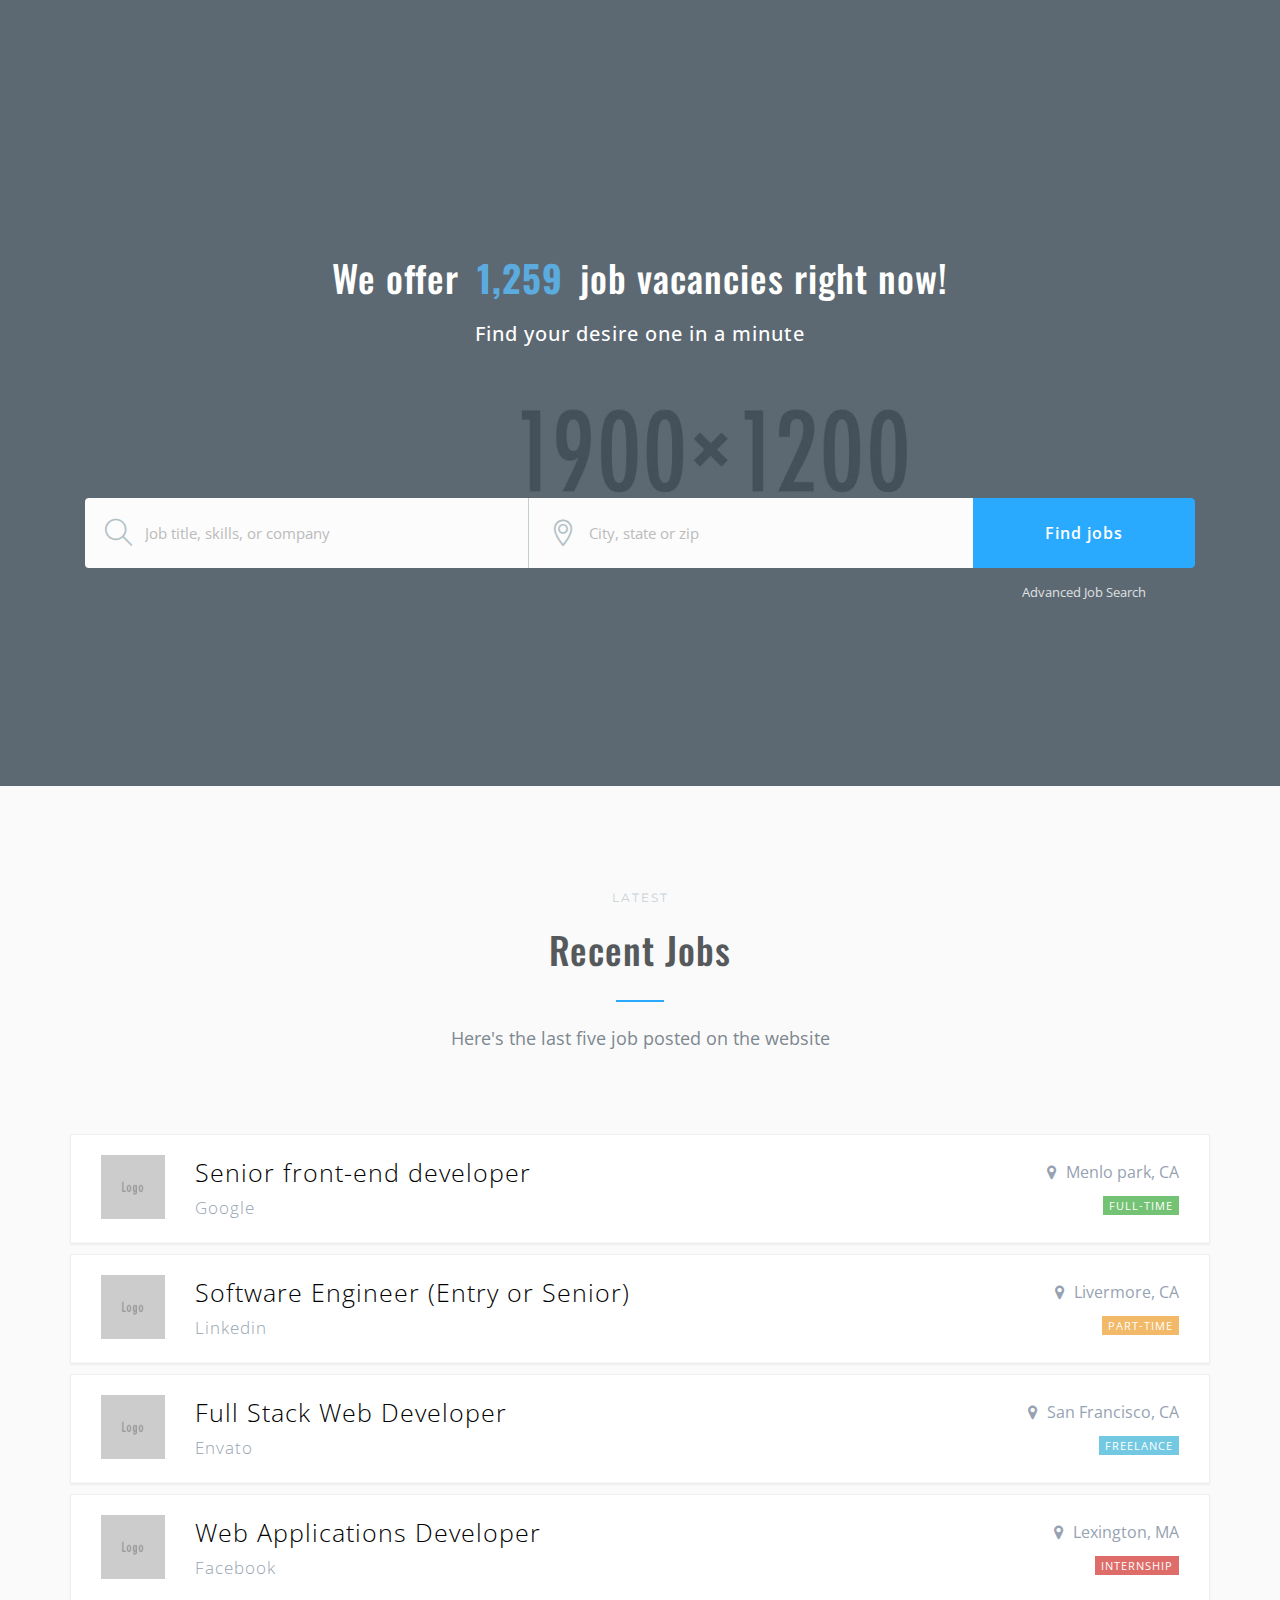
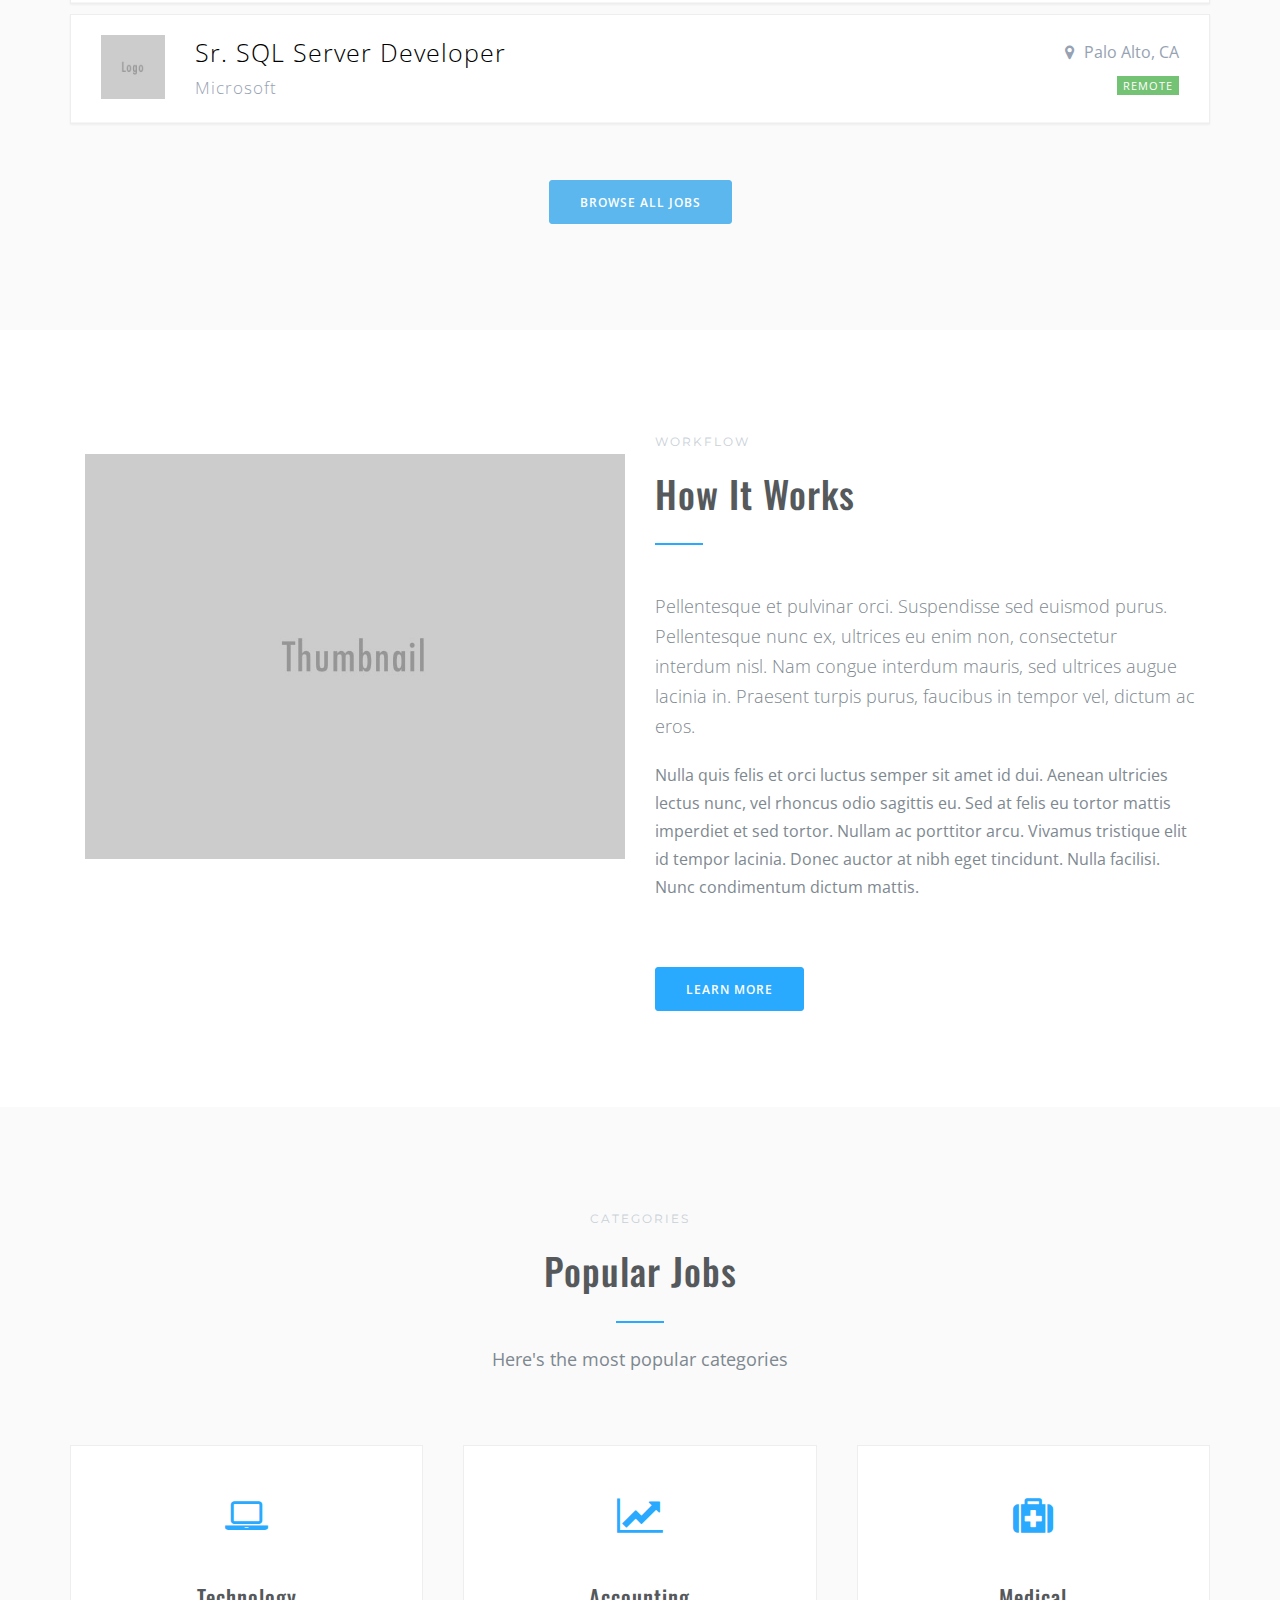
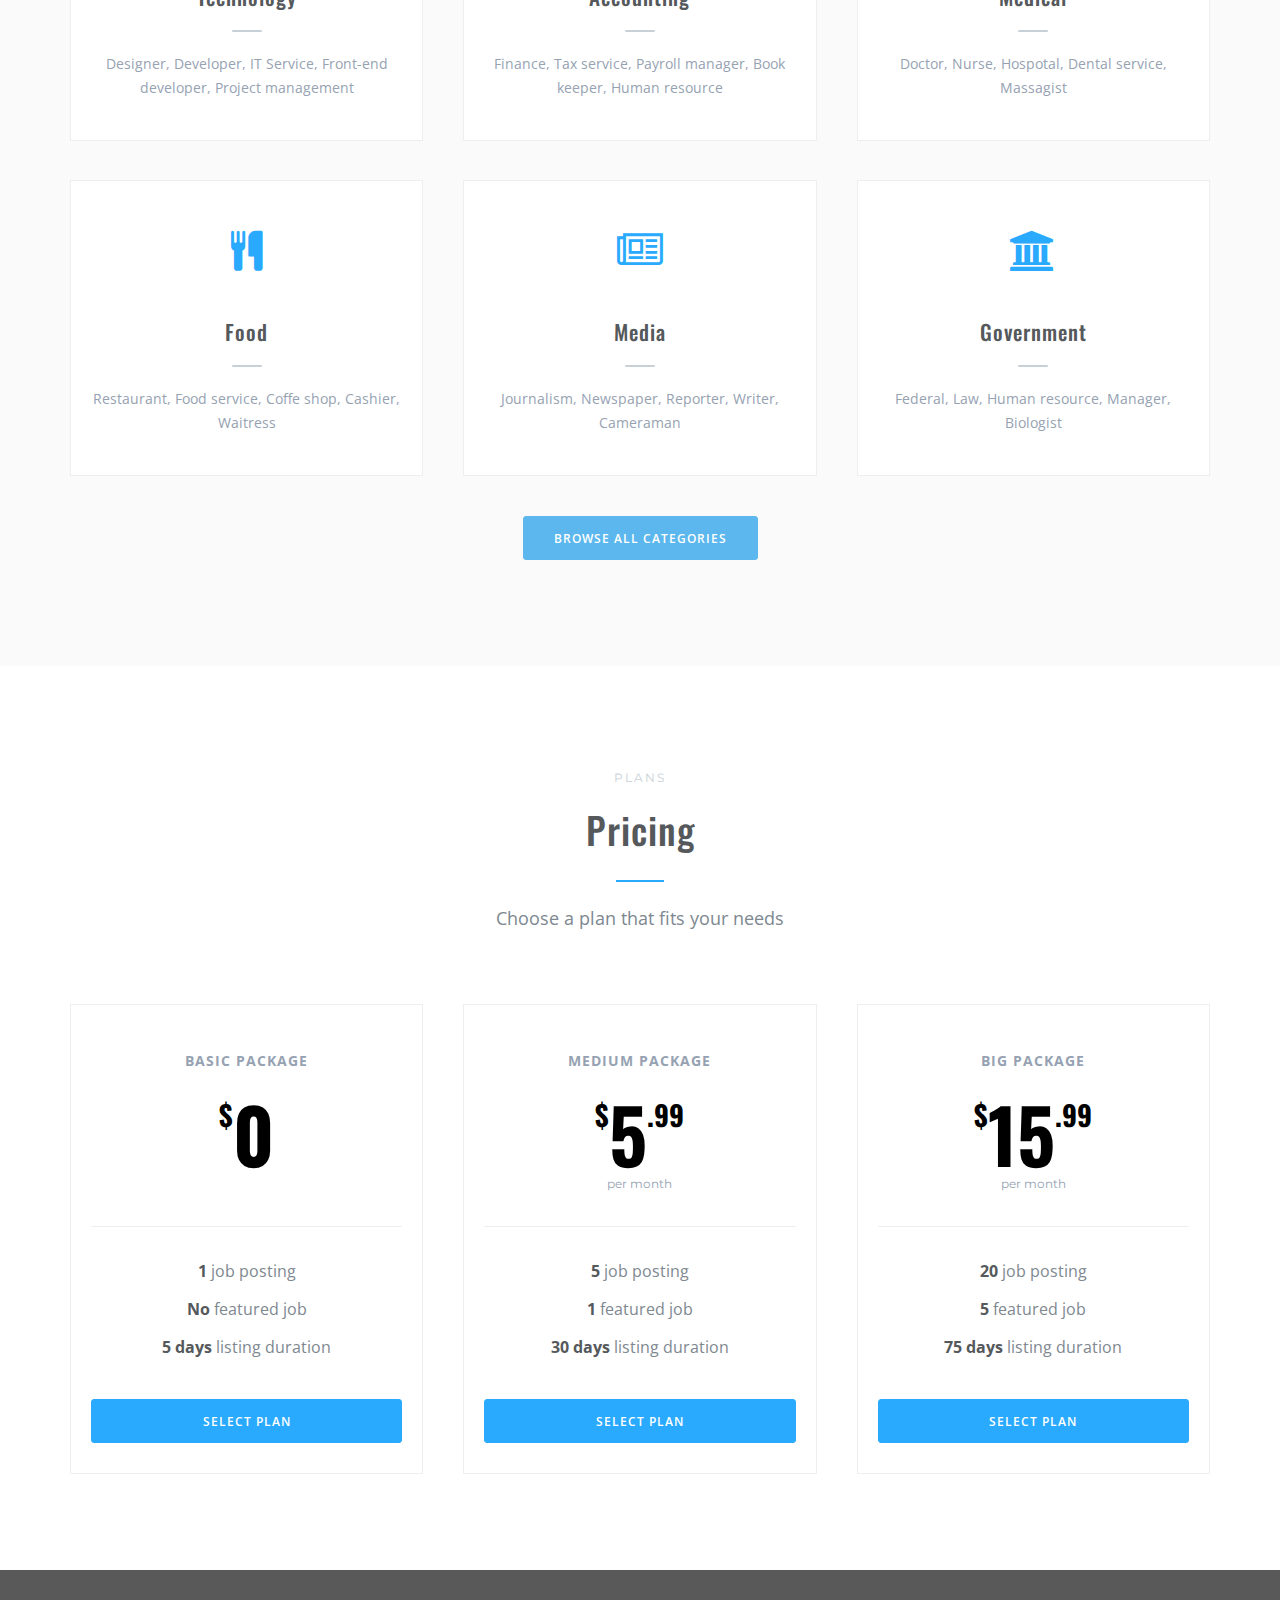
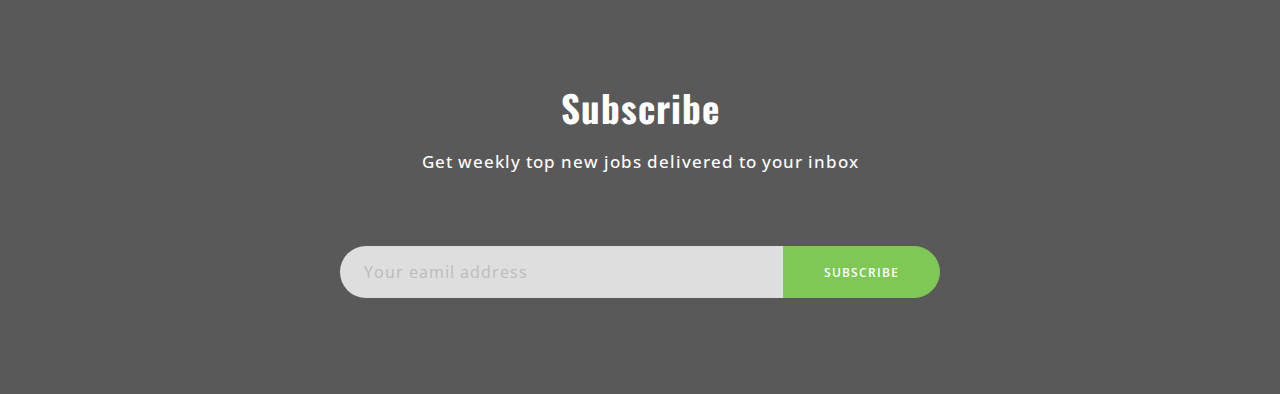
<file: HrPortal/wwwroot/index-2.html>
﻿<!DOCTYPE html>
<html lang="en">
  <head>
    <meta charset="utf-8">
    <meta http-equiv="X-UA-Compatible" content="IE=edge">
    <meta name="viewport" content="width=device-width, initial-scale=1">
    <meta name="description" content="Post a job position or create your online resume by TheJobs!">
    <meta name="keywords" content="">

    <title>TheJobs</title>

    <!-- Styles -->
    <link href="assets/css/app.min.css" rel="stylesheet">
    <link href="assets/css/custom.css" rel="stylesheet">

    <!-- Fonts -->
    <link href='http://fonts.googleapis.com/css?family=Oswald:100,300,400,500,600,800%7COpen+Sans:300,400,500,600,700,800%7CMontserrat:400,700' rel='stylesheet' type='text/css'>

    <!-- Favicons -->
    <link rel="apple-touch-icon" href="/apple-touch-icon.png">
    <link rel="icon" href="assets/img/favicon.ico">
  </head>

  <body class="nav-on-header smart-nav">

    <!-- Site header -->
    <header class="site-header size-lg text-center" style="background-image: url(assets/img/bg-banner1.jpg)">
      <div class="container">
        <div class="col-xs-12">
          <br><br>
          <h2>We offer <mark>1,259</mark> job vacancies right now!</h2>
          <h5 class="font-alt">Find your desire one in a minute</h5>
          <br><br><br>
          <form class="header-job-search">
            <div class="input-keyword">
              <input type="text" class="form-control" placeholder="Job title, skills, or company">
            </div>

            <div class="input-location">
              <input type="text" class="form-control" placeholder="City, state or zip">
            </div>

            <div class="btn-search">
              <button class="btn btn-primary" type="submit">Find jobs</button>
              <a href="">Advanced Job Search</a>
            </div>
          </form>
        </div>

      </div>
    </header>
    <!-- END Site header -->


    <!-- Main container -->
    <main>



      <!-- Recent jobs -->
      <section class="bg-alt">
        <div class="container">
          <header class="section-header">
            <span>Latest</span>
            <h2>Recent jobs</h2>
            <p>Here's the last five job posted on the website</p>
          </header>

          <div class="row item-blocks-condensed">

            <!-- Job item -->
            <div class="col-xs-12">
              <a class="item-block" href="job-detail.html">
                <header>
                  <img src="assets/img/logo-google.jpg" alt="">
                  <div class="hgroup">
                    <h4>Senior front-end developer</h4>
                    <h5>Google</h5>
                  </div>
                  <div class="header-meta">
                    <span class="location">Menlo park, CA</span>
                    <span class="label label-success">Full-time</span>
                  </div>
                </header>
              </a>
            </div>
            <!-- END Job item -->


            <!-- Job item -->
            <div class="col-xs-12">
              <a class="item-block" href="job-detail.html">
                <header>
                  <img src="assets/img/logo-linkedin.png" alt="">
                  <div class="hgroup">
                    <h4>Software Engineer (Entry or Senior)</h4>
                    <h5>Linkedin</h5>
                  </div>
                  <div class="header-meta">
                    <span class="location">Livermore, CA</span>
                    <span class="label label-warning">Part-time</span>
                  </div>
                </header>
              </a>
            </div>
            <!-- END Job item -->

            <!-- Job item -->
            <div class="col-xs-12">
              <a class="item-block" href="job-detail.html">
                <header>
                  <img src="assets/img/logo-envato.png" alt="">
                  <div class="hgroup">
                    <h4>Full Stack Web Developer</h4>
                    <h5>Envato</h5>
                  </div>
                  <div class="header-meta">
                    <span class="location">San Francisco, CA</span>
                    <span class="label label-info">Freelance</span>
                  </div>
                </header>
              </a>
            </div>
            <!-- END Job item -->

            <!-- Job item -->
            <div class="col-xs-12">
              <a class="item-block" href="job-detail.html">
                <header>
                  <img src="assets/img/logo-facebook.png" alt="">
                  <div class="hgroup">
                    <h4>Web Applications Developer</h4>
                    <h5>Facebook</h5>
                  </div>
                  <div class="header-meta">
                    <span class="location">Lexington, MA</span>
                    <span class="label label-danger">Internship</span>
                  </div>
                </header>
              </a>
            </div>
            <!-- END Job item -->

            <!-- Job item -->
            <div class="col-xs-12">
              <a class="item-block" href="job-detail.html">
                <header>
                  <img src="assets/img/logo-microsoft.jpg" alt="">
                  <div class="hgroup">
                    <h4>Sr. SQL Server Developer</h4>
                    <h5>Microsoft</h5>
                  </div>
                  <div class="header-meta">
                    <span class="location">Palo Alto, CA</span>
                    <span class="label label-success">Remote</span>
                  </div>
                </header>
              </a>
            </div>
            <!-- END Job item -->

          </div>

          <br><br>
          <p class="text-center"><a class="btn btn-info" href="job-list.html">Browse all jobs</a></p>
        </div>
      </section>
      <!-- END Recent jobs -->


      <!-- How it works -->
      <section>
        <div class="container">

          <div class="col-sm-12 col-md-6 hidden-xs hidden-sm">
            <br>
            <img class="center-block" src="assets/img/how-it-works.png" alt="how it works">
          </div>

          <div class="col-sm-12 col-md-6">
            <header class="section-header text-left">
              <span>Workflow</span>
              <h2>How it works</h2>
            </header>

            <p class="lead">Pellentesque et pulvinar orci. Suspendisse sed euismod purus. Pellentesque nunc ex, ultrices eu enim non, consectetur interdum nisl. Nam congue interdum mauris, sed ultrices augue lacinia in. Praesent turpis purus, faucibus in tempor vel, dictum ac eros.</p>
            <p>Nulla quis felis et orci luctus semper sit amet id dui. Aenean ultricies lectus nunc, vel rhoncus odio sagittis eu. Sed at felis eu tortor mattis imperdiet et sed tortor. Nullam ac porttitor arcu. Vivamus tristique elit id tempor lacinia. Donec auctor at nibh eget tincidunt. Nulla facilisi. Nunc condimentum dictum mattis.</p>
            
            
            <br><br>
            <a class="btn btn-primary" href="page-typography.html">Learn more</a>
          </div>

        </div>
      </section>
      <!-- END How it works -->


      <!-- Categories -->
      <section class="bg-alt">
        <div class="container">
          <header class="section-header">
            <span>Categories</span>
            <h2>Popular jobs</h2>
            <p>Here's the most popular categories</p>
          </header>

          <div class="category-grid">
            <a href="#">
              <i class="fa fa-laptop"></i>
              <h6>Technology</h6>
              <p>Designer, Developer, IT Service, Front-end developer, Project management</p>
            </a>

            <a href="#">
              <i class="fa fa-line-chart"></i>
              <h6>Accounting</h6>
              <p>Finance, Tax service, Payroll manager, Book keeper, Human resource</p>
            </a>

            <a href="#">
              <i class="fa fa-medkit"></i>
              <h6>Medical</h6>
              <p>Doctor, Nurse, Hospotal, Dental service, Massagist</p>
            </a>

            <a href="#">
              <i class="fa fa-cutlery"></i>
              <h6>Food</h6>
              <p>Restaurant, Food service, Coffe shop, Cashier, Waitress</p>
            </a>

            <a href="#">
              <i class="fa fa-newspaper-o"></i>
              <h6>Media</h6>
              <p>Journalism, Newspaper, Reporter, Writer, Cameraman</p>
            </a>

            <a href="#">
              <i class="fa fa-institution"></i>
              <h6>Government</h6>
              <p>Federal, Law, Human resource, Manager, Biologist</p>
            </a> 
          </div>

          <p class="text-center"><a class="btn btn-info" href="">Browse all categories</a></p>

        </div>
      </section>
      <!-- END Categories -->



      <!-- Pricing -->
      <section>
        <div class="container">
          <header class="section-header">
            <span>Plans</span>
            <h2>Pricing</h2>
            <p>Choose a plan that fits your needs</p>
          </header>

          <ul class="pricing">
            <li>
              <h6>Basic Package</h6>
              <div class="price">
                <sup>$</sup>0
                <span>&nbsp;</span>
              </div>
              <hr>
              <p><strong>1</strong> job posting</p>
              <p><strong>No</strong> featured job</p>
              <p><strong>5 days</strong> listing duration</p>
              <br>
              <a class="btn btn-primary btn-block" href="#">Select plan</a>
            </li>

            <li>
              <h6>Medium Package</h6>
              <div class="price">
                <sup>$</sup>5<sup>.99</sup>
                <span>per month</span>
              </div>
              <hr>
              <p><strong>5</strong> job posting</p>
              <p><strong>1</strong> featured job</p>
              <p><strong>30 days</strong> listing duration</p>
              <br>
              <a class="btn btn-primary btn-block" href="#">Select plan</a>
            </li>

            <li>
              <h6>Big Package</h6>
              <div class="price">
                <sup>$</sup>15<sup>.99</sup>
                <span>per month</span>
              </div>
              <hr>
              <p><strong>20</strong> job posting</p>
              <p><strong>5</strong> featured job</p>
              <p><strong>75 days</strong> listing duration</p>
              <br>
              <a class="btn btn-primary btn-block" href="#">Select plan</a>
            </li>
          </ul>

        </div>
      </section>
      <!-- END Pricing -->


      <!-- Newsletter -->
      <section class="bg-img text-center" style="background-image: url(assets/img/bg-facts.jpg)">
        <div class="container">
          <h2><strong>Subscribe</strong></h2>
          <h6 class="font-alt">Get weekly top new jobs delivered to your inbox</h6>
          <br><br>
          <form class="form-subscribe" action="#">
            <div class="input-group">
              <input type="text" class="form-control input-lg" placeholder="Your eamil address">
              <span class="input-group-btn">
                <button class="btn btn-success btn-lg" type="submit">Subscribe</button>
              </span>
            </div>
          </form>
        </div>
      </section>
      <!-- END Newsletter -->


    </main>
    <!-- END Main container -->


    


    <!-- Back to top button -->
    <a id="scroll-up" href="#"><i class="ti-angle-up"></i></a>
    <!-- END Back to top button -->


  </body>
</html>
</file>
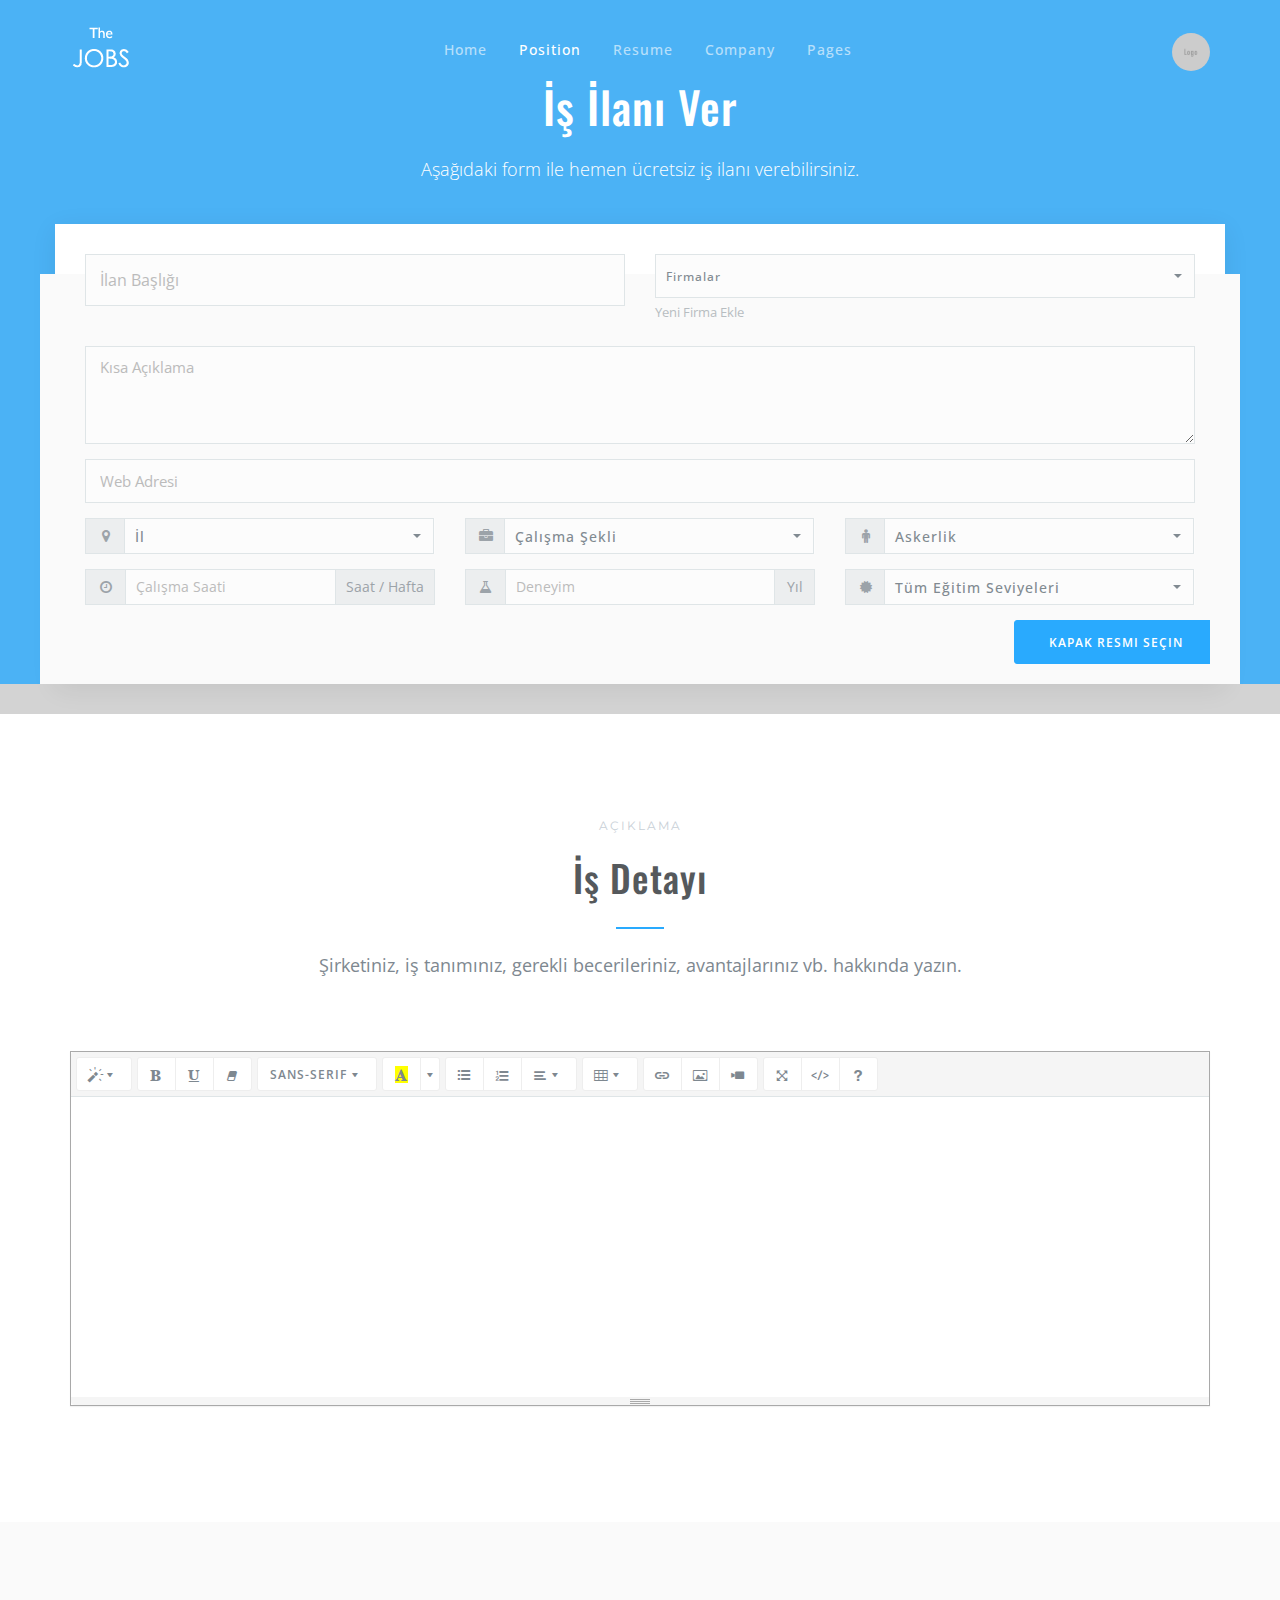
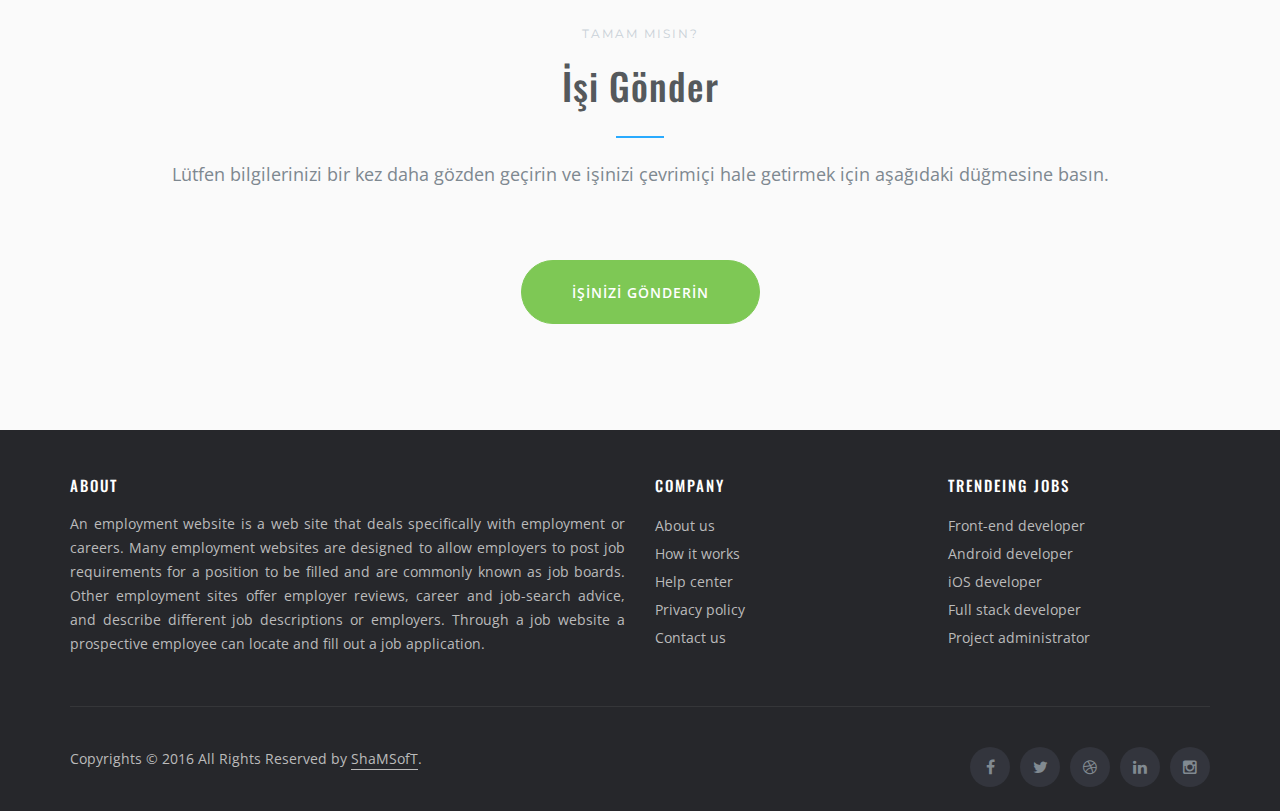
<file: HrPortal/wwwroot/job-add.html>
﻿<!DOCTYPE html>
<html lang="en">
  <head>
    <meta charset="utf-8">
    <meta http-equiv="X-UA-Compatible" content="IE=edge">
    <meta name="viewport" content="width=device-width, initial-scale=1">
    <meta name="description" content="Post a job position or create your online resume by TheJobs!">
    <meta name="keywords" content="">

    <title>TheJobs - Add job</title>

    <!-- Styles -->
    <link href="assets/css/app.min.css" rel="stylesheet">
    <link href="assets/vendors/summernote/summernote.css" rel="stylesheet">
    <link href="assets/css/custom.css" rel="stylesheet">

    <!-- Fonts -->
    <link href='http://fonts.googleapis.com/css?family=Oswald:100,300,400,500,600,800%7COpen+Sans:300,400,500,600,700,800%7CMontserrat:400,700' rel='stylesheet' type='text/css'>

    <!-- Favicons -->
    <link rel="apple-touch-icon" href="/apple-touch-icon.png">
    <link rel="icon" href="assets/img/favicon.ico">
  </head>

  <body class="nav-on-header smart-nav">

    <!-- Navigation bar -->
    <nav class="navbar">
      <div class="container">

        <!-- Logo -->
        <div class="pull-left">
          <a class="navbar-toggle" href="#" data-toggle="offcanvas"><i class="ti-menu"></i></a>

          <div class="logo-wrapper">
            <a class="logo" href="index.html"><img src="assets/img/logo.png" alt="logo"></a>
            <a class="logo-alt" href="index.html"><img src="assets/img/logo-alt.png" alt="logo-alt"></a>
          </div>

        </div>
        <!-- END Logo -->

        <!-- User account -->
        <div class="pull-right">

          <div class="dropdown user-account">
            <a class="dropdown-toggle" href="#" data-toggle="dropdown">
              <img src="assets/img/logo-envato.png" alt="avatar">
            </a>

            <ul class="dropdown-menu dropdown-menu-right">
              <li><a href="user-login.html">Login</a></li>
              <li><a href="user-register.html">Register</a></li>
              <li><a href="user-forget-pass.html">Forget pass</a></li>
              <li><a href="#">Logout</a></li>
            </ul>
          </div>

        </div>
        <!-- END User account -->

        <!-- Navigation menu -->
        <ul class="nav-menu">
          <li>
            <a href="index.html">Home</a>
            <ul>
              <li><a href="index.html">Version 1</a></li>
              <li><a href="index-2.html">Version 2</a></li>
            </ul>
          </li>
          <li>
            <a class="active" href="#">Position</a>
            <ul>
              <li><a href="job-list-1.html">Browse jobs - 1</a></li>
              <li><a href="job-list-2.html">Browse jobs - 2</a></li>
              <li><a href="job-list-3.html">Browse jobs - 3</a></li>
              <li><a href="job-detail.html">Job detail</a></li>
              <li><a href="job-apply.html">Apply for job</a></li>
              <li><a class="active" href="job-add.html">Post a job</a></li>
              <li><a href="job-manage.html">Manage jobs</a></li>
              <li><a href="job-candidates.html">Candidates</a></li>
            </ul>
          </li>
          <li>
            <a href="#">Resume</a>
            <ul>
              <li><a href="resume-list.html">Browse resumes</a></li>
              <li><a href="resume-detail.html">Resume detail</a></li>
              <li><a href="resume-add.html">Create a resume</a></li>
              <li><a href="resume-manage.html">Manage resumes</a></li>
            </ul>
          </li>
          <li>
            <a href="#">Company</a>
            <ul>
              <li><a href="company-list.html">Browse companies</a></li>
              <li><a href="company-detail.html">Company detail</a></li>
              <li><a href="company-add.html">Create a company</a></li>
              <li><a href="company-manage.html">Manage companies</a></li>
            </ul>
          </li>
          <li>
            <a href="#">Pages</a>
            <ul>
              <li><a href="page-blog.html">Blog</a></li>
              <li><a href="page-post.html">Blog-post</a></li>
              <li><a href="page-about.html">About</a></li>
              <li><a href="page-contact.html">Contact</a></li>
              <li><a href="page-faq.html">FAQ</a></li>
              <li><a href="page-pricing.html">Pricing</a></li>
              <li><a href="page-typography.html">Typography</a></li>
              <li><a href="page-ui-elements.html">UI elements</a></li>
            </ul>
          </li>
        </ul>
        <!-- END Navigation menu -->

      </div>
    </nav>
    <!-- END Navigation bar -->


    <!-- Page header -->
    <header class="page-header">
      <div class="container page-name">
        <h1 class="text-center">İş İlanı Ver</h1>
        <p class="lead text-center">Aşağıdaki form ile hemen ücretsiz iş ilanı verebilirsiniz.</p>
      </div>

      <div class="container">

        <div class="row">
          <div class="form-group col-xs-12 col-sm-6">
            <input type="text" class="form-control input-lg" placeholder="İlan Başlığı">
          </div>

          <div class="form-group col-xs-12 col-sm-6">
            <select class="form-control selectpicker">
              <option>Firmalar</option>
              <option>Google</option>
              <option>Microsoft</option>
              <option>Apple</option>
              <option>Facebook</option>
            </select>
            <a class="help-block" href="company-add.html">Yeni Firma Ekle</a>
          </div>

          <div class="form-group col-xs-12">
            <textarea class="form-control" rows="3" placeholder="Kısa Açıklama"></textarea>
          </div>

          <div class="form-group col-xs-12">
            <input type="text" class="form-control" placeholder="Web Adresi">
          </div>

          <div class="form-group col-xs-12 col-sm-6 col-md-4">
              <div class="input-group input-group-sm">
                  <span class="input-group-addon"><i class="fa fa-map-marker"></i></span>
                  <select class="form-control selectpicker">
                      <option>İl</option>
                  </select>
              </div>
          </div>

          <div class="form-group col-xs-12 col-sm-6 col-md-4">
            <div class="input-group input-group-sm">
              <span class="input-group-addon"><i class="fa fa-briefcase" ></i></span>
              <select class="form-control selectpicker" >
                <option>Çalışma Şekli</option>
                <option>Sürekli/Tam zamanlı</option>
                <option>Yarı zamanlı/Part Time</option>
                <option>Dönemsel/Proje Bazlı</option>
                <option>Stajyer</option>
                <option>Serbest Zamanlı</option>
              </select>
            </div>
          </div>

            <div class="form-group col-xs-12 col-sm-6 col-md-4">
                <div class="input-group input-group-sm">
                    <span class="input-group-addon"><i class="fa fa-male"></i></span>
                    <select class="form-control selectpicker">
                        <option>Askerlik</option>
                        <option>Yapıldı</option>
                        <option>Muaf</option>
                        <option>Tecilli</option>
                        <option>Yok</option>

                    </select>
                </div>
            </div>

          <div class="form-group col-xs-12 col-sm-6 col-md-4">
            <div class="input-group input-group-sm">
              <span class="input-group-addon"><i class="fa fa-clock-o"></i></span>
              <input type="text" class="form-control" placeholder="Çalışma Saati">
              <span class="input-group-addon">Saat / Hafta</span>
            </div>
          </div>

          <div class="form-group col-xs-12 col-sm-6 col-md-4">
            <div class="input-group input-group-sm">
              <span class="input-group-addon"><i class="fa fa-flask"></i></span>
              <input type="text" class="form-control" placeholder="Deneyim">
              <span class="input-group-addon">Yıl</span>
            </div>
          </div>

          <div class="form-group col-xs-12 col-sm-6 col-md-4">
            <div class="input-group input-group-sm">
              <span class="input-group-addon"><i class="fa fa-certificate"></i></span>
              <select class="form-control selectpicker" multiple>
                <option selected>Tüm Eğitim Seviyeleri</option>
                <option>Önlisans</option>
                <option>Lisans</option>
                <option>Yüksek Lisans</option>
                 <option>Doktora</option>
              </select>
            </div>
          </div>       

        <div class="button-group">
          <div class="action-buttons">
            <div class="upload-button">
              <button class="btn btn-block btn-primary">Kapak Resmi Seçin</button>
              <input id="cover_img_file" type="file">
            </div>
          </div>
        </div>

      </div>
      </div>
    </header>
    <!-- END Page header -->


    <!-- Main container -->
    <main>


        <!-- Job detail -->
        <section>
          <div class="container">

            <header class="section-header">
              <span>AÇIKLAMA</span>
              <h2>İş Detayı</h2>
              <p>Şirketiniz, iş tanımınız, gerekli becerileriniz, avantajlarınız vb. hakkında yazın.</p>
            </header>
            
            <textarea class="summernote-editor"></textarea>

          </div>
        </section>
        


        <!-- Submit -->
        <section class="bg-alt">
          <div class="container">
            <header class="section-header">
              <span>Tamam mısın?</span>
              <h2>İşi Gönder</h2>
              <p>Lütfen bilgilerinizi bir kez daha gözden geçirin ve işinizi çevrimiçi hale getirmek için aşağıdaki düğmesine basın.</p>
            </header>

            <p class="text-center"><button class="btn btn-success btn-xl btn-round">İŞİNİZİ GÖNDERİN</button></p>

          </div>
        </section>
        <!-- END Submit -->


    </main>
    <!-- END Main container -->


    <!-- Site footer -->
    <footer class="site-footer">

      <!-- Top section -->
      <div class="container">
        <div class="row">
          <div class="col-sm-12 col-md-6">
            <h6>About</h6>
            <p class="text-justify">An employment website is a web site that deals specifically with employment or careers. Many employment websites are designed to allow employers to post job requirements for a position to be filled and are commonly known as job boards. Other employment sites offer employer reviews, career and job-search advice, and describe different job descriptions or employers. Through a job website a prospective employee can locate and fill out a job application.</p>
          </div>

          <div class="col-xs-6 col-md-3">
            <h6>Company</h6>
            <ul class="footer-links">
              <li><a href="page-about.html">About us</a></li>
              <li><a href="page-typography.html">How it works</a></li>
              <li><a href="page-faq.html">Help center</a></li>
              <li><a href="page-typography.html">Privacy policy</a></li>
              <li><a href="page-contact.html">Contact us</a></li>
            </ul>
          </div>

          <div class="col-xs-6 col-md-3">
            <h6>Trendeing jobs</h6>
            <ul class="footer-links">
              <li><a href="job-list.html">Front-end developer</a></li>
              <li><a href="job-list.html">Android developer</a></li>
              <li><a href="job-list.html">iOS developer</a></li>
              <li><a href="job-list.html">Full stack developer</a></li>
              <li><a href="job-list.html">Project administrator</a></li>
            </ul>
          </div>
        </div>

        <hr>
      </div>
      <!-- END Top section -->

      <!-- Bottom section -->
      <div class="container">
        <div class="row">
          <div class="col-md-8 col-sm-6 col-xs-12">
            <p class="copyright-text">Copyrights &copy; 2016 All Rights Reserved by <a href="http://themeforest.net/user/shamsoft">ShaMSofT</a>.</p>
          </div>

          <div class="col-md-4 col-sm-6 col-xs-12">
            <ul class="social-icons">
              <li><a class="facebook" href="#"><i class="fa fa-facebook"></i></a></li>
              <li><a class="twitter" href="#"><i class="fa fa-twitter"></i></a></li>
              <li><a class="dribbble" href="#"><i class="fa fa-dribbble"></i></a></li>
              <li><a class="linkedin" href="#"><i class="fa fa-linkedin"></i></a></li>
              <li><a class="instagram" href="#"><i class="fa fa-instagram"></i></a></li>
            </ul>
          </div>
        </div>
      </div>
      <!-- END Bottom section -->

    </footer>
    <!-- END Site footer -->


    <!-- Back to top button -->
    <a id="scroll-up" href="#"><i class="ti-angle-up"></i></a>
    <!-- END Back to top button -->

    <!-- Scripts -->
    <script src="assets/js/app.min.js"></script>
    <script src="assets/vendors/summernote/summernote.min.js"></script>
    <script src="assets/js/custom.js"></script>

  </body>
</html>
</file>
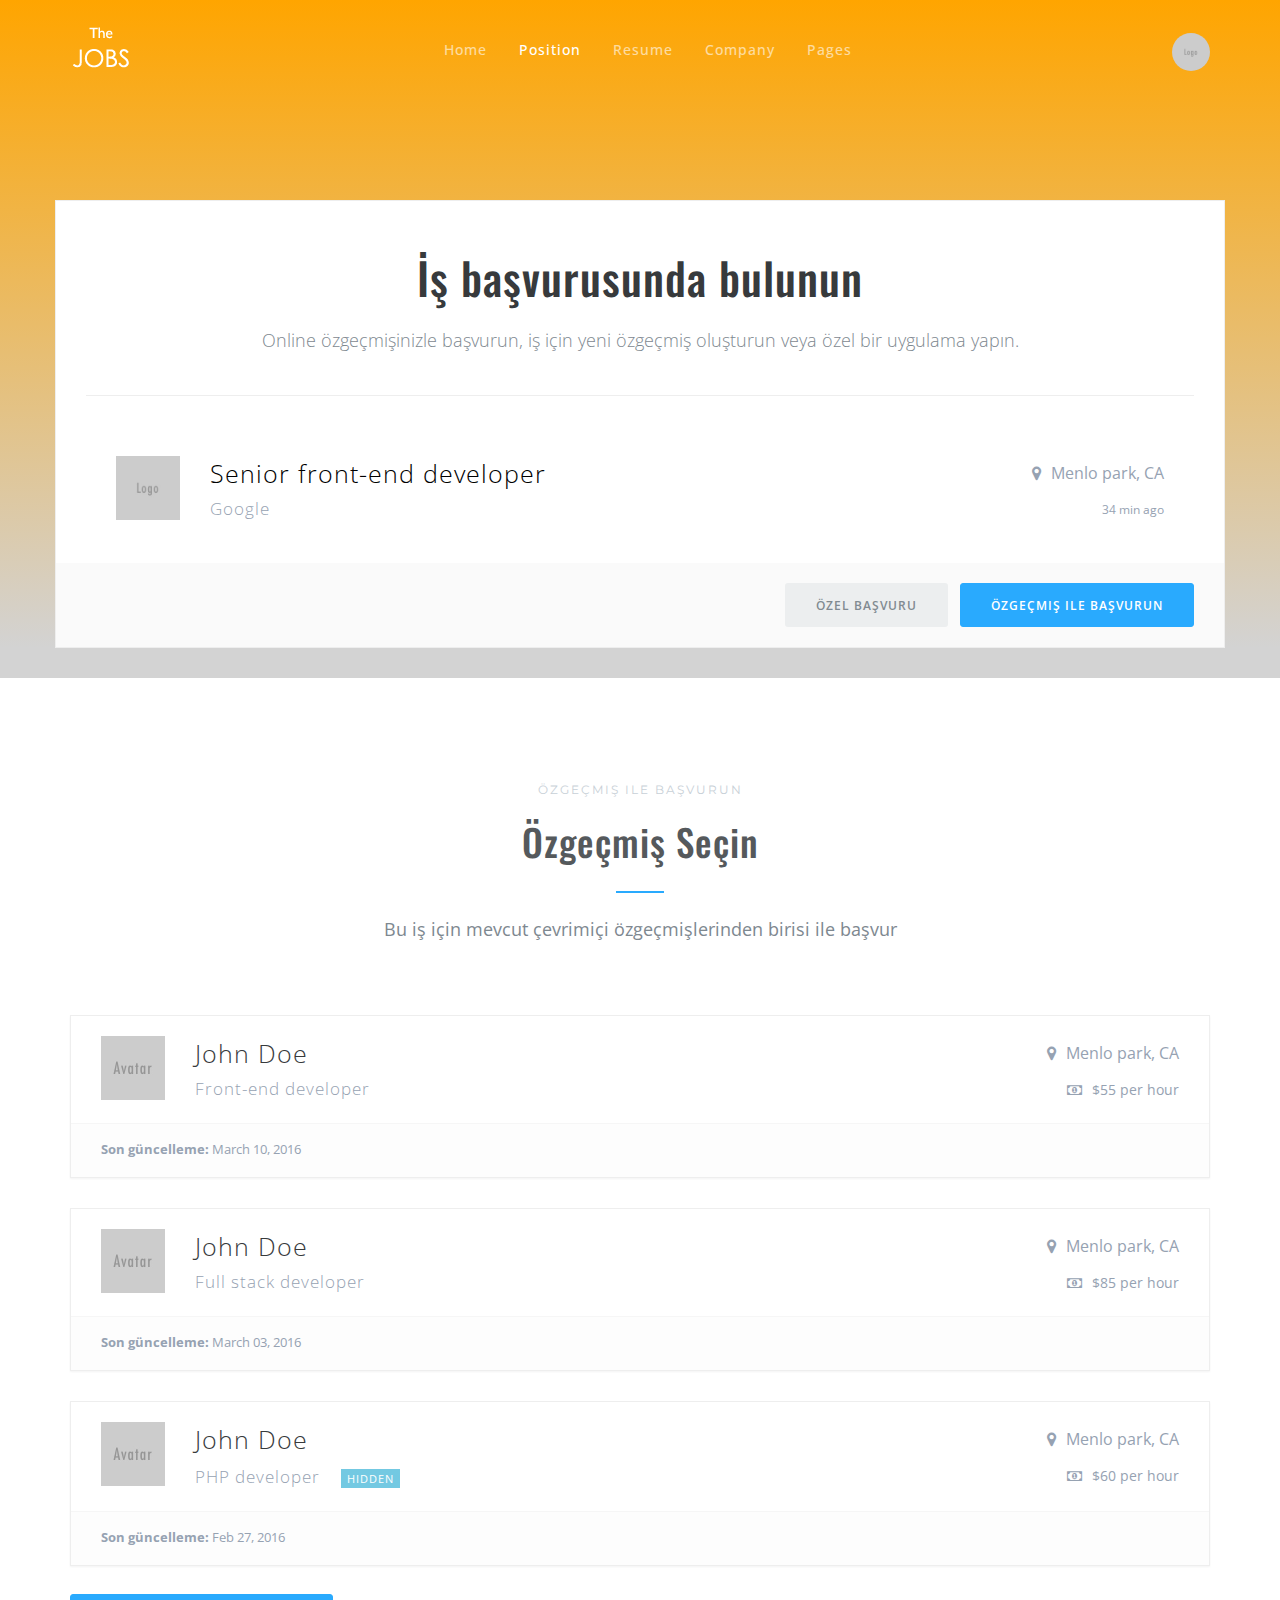
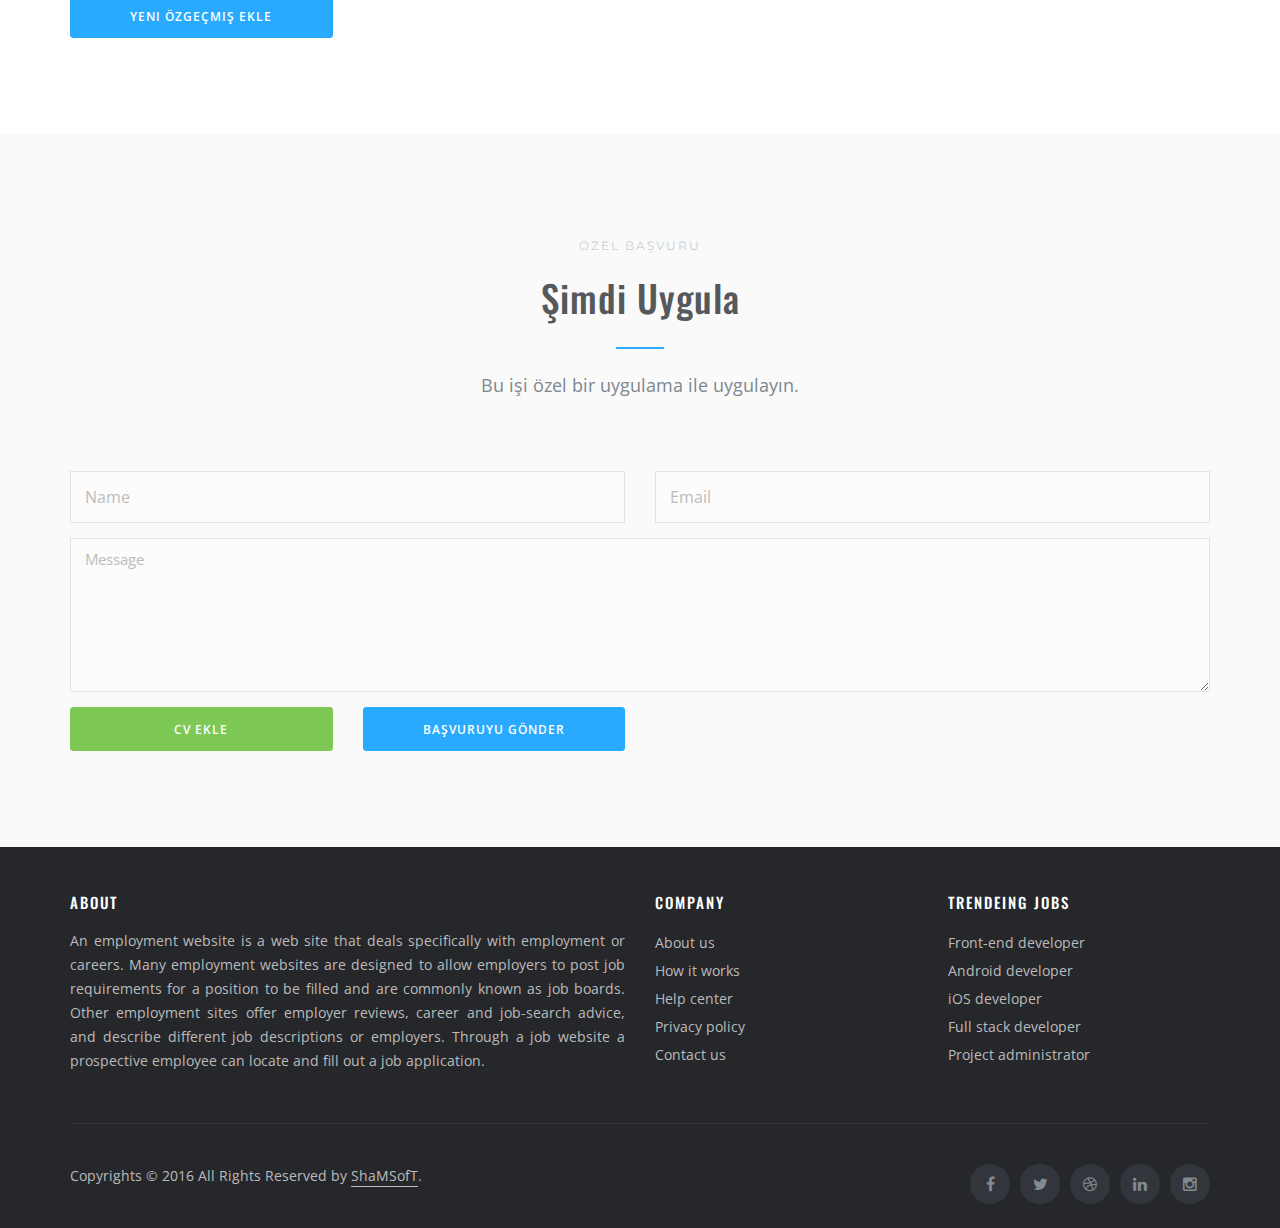
<file: HrPortal/wwwroot/job-apply.html>
﻿<!DOCTYPE html>
<html lang="en">
  <head>
    <meta charset="utf-8">
    <meta http-equiv="X-UA-Compatible" content="IE=edge">
    <meta name="viewport" content="width=device-width, initial-scale=1">
    <meta name="description" content="Post a job position or create your online resume by TheJobs!">
    <meta name="keywords" content="">

    <title>TheJobs - Apply for a job</title>

    <!-- Styles -->
    <link href="assets/css/app.min.css" rel="stylesheet">
    <link href="assets/vendors/summernote/summernote.css" rel="stylesheet">
    <link href="assets/css/custom.css" rel="stylesheet">

    <!-- Fonts -->
    <link href='http://fonts.googleapis.com/css?family=Oswald:100,300,400,500,600,800%7COpen+Sans:300,400,500,600,700,800%7CMontserrat:400,700' rel='stylesheet' type='text/css'>

    <!-- Favicons -->
    <link rel="apple-touch-icon" href="/apple-touch-icon.png">
    <link rel="icon" href="assets/img/favicon.ico">
  </head>

  <body class="nav-on-header smart-nav">

    <!-- Navigation bar -->
    <nav class="navbar">
      <div class="container">

        <!-- Logo -->
        <div class="pull-left">
          <a class="navbar-toggle" href="#" data-toggle="offcanvas"><i class="ti-menu"></i></a>

          <div class="logo-wrapper">
            <a class="logo" href="index.html"><img src="assets/img/logo.png" alt="logo"></a>
            <a class="logo-alt" href="index.html"><img src="assets/img/logo-alt.png" alt="logo-alt"></a>
          </div>

        </div>
        <!-- END Logo -->

        <!-- User account -->
        <div class="pull-right">

          <div class="dropdown user-account">
            <a class="dropdown-toggle" href="#" data-toggle="dropdown">
              <img src="assets/img/logo-envato.png" alt="avatar">
            </a>

            <ul class="dropdown-menu dropdown-menu-right">
              <li><a href="user-login.html">Login</a></li>
              <li><a href="user-register.html">Register</a></li>
              <li><a href="user-forget-pass.html">Forget pass</a></li>
              <li><a href="#">Logout</a></li>
            </ul>
          </div>

        </div>
        <!-- END User account -->

        <!-- Navigation menu -->
        <ul class="nav-menu">
          <li>
            <a href="index.html">Home</a>
            <ul>
              <li><a href="index.html">Version 1</a></li>
              <li><a href="index-2.html">Version 2</a></li>
            </ul>
          </li>
          <li>
            <a class="active" href="#">Position</a>
            <ul>
              <li><a href="job-list-1.html">Browse jobs - 1</a></li>
              <li><a href="job-list-2.html">Browse jobs - 2</a></li>
              <li><a href="job-list-3.html">Browse jobs - 3</a></li>
              <li><a href="job-detail.html">Job detail</a></li>
              <li><a class="active" href="job-apply.html">Apply for job</a></li>
              <li><a href="job-add.html">Post a job</a></li>
              <li><a href="job-manage.html">Manage jobs</a></li>
              <li><a href="job-candidates.html">Candidates</a></li>
            </ul>
          </li>
          <li>
            <a href="#">Resume</a>
            <ul>
              <li><a href="resume-list.html">Browse resumes</a></li>
              <li><a href="resume-detail.html">Resume detail</a></li>
              <li><a href="resume-add.html">Create a resume</a></li>
              <li><a href="resume-manage.html">Manage resumes</a></li>
            </ul>
          </li>
          <li>
            <a href="#">Company</a>
            <ul>
              <li><a href="company-list.html">Browse companies</a></li>
              <li><a href="company-detail.html">Company detail</a></li>
              <li><a href="company-add.html">Create a company</a></li>
              <li><a href="company-manage.html">Manage companies</a></li>
            </ul>
          </li>
          <li>
            <a href="#">Pages</a>
            <ul>
              <li><a href="page-blog.html">Blog</a></li>
              <li><a href="page-post.html">Blog-post</a></li>
              <li><a href="page-about.html">About</a></li>
              <li><a href="page-contact.html">Contact</a></li>
              <li><a href="page-faq.html">FAQ</a></li>
              <li><a href="page-pricing.html">Pricing</a></li>
              <li><a href="page-typography.html">Typography</a></li>
              <li><a href="page-ui-elements.html">UI elements</a></li>
            </ul>
          </li>
        </ul>
        <!-- END Navigation menu -->

      </div>
    </nav>
    <!-- END Navigation bar -->


    <!-- Page header -->
    <header class="page-header bg-img size-lg" style="background-image: url(assets/img/bg-banner1.jpg)">
      <div class="container no-shadow">
        <h1 class="text-center">İş başvurusunda bulunun</h1>
        <p class="lead text-center">Online özgeçmişinizle başvurun, iş için yeni özgeçmiş oluşturun veya özel bir uygulama yapın.</p>

        <hr>

        <!-- Job detail -->
        <a class="item-block item-block-flat" href="job-detail.html">
          <header>
            <img src="assets/img/logo-google.jpg" alt="">
            <div class="hgroup">
              <h4>Senior front-end developer</h4>
              <h5>Google</h5>
            </div>
            <div class="header-meta">
              <span class="location">Menlo park, CA</span>
              <time datetime="2016-03-10 20:00">34 min ago</time>
            </div>
          </header>
        </a>
        <!-- END Job detail -->

        <div class="button-group">
          <div class="action-buttons">
            <a class="btn btn-gray" href="#sec-custom">Özel başvuru</a>
            <a class="btn btn-primary" href="#sec-resume">Özgeçmiş ile başvurun</a>
          </div>
        </div>

      </div>
    </header>
    <!-- END Page header -->


    <!-- Main container -->
    <main>


        <!-- Apply with resume -->
        <section id="sec-resume">
          <div class="container">

            <header class="section-header">
              <span>Özgeçmiş ile başvurun</span>
              <h2>Özgeçmiş seçin</h2>
              <p>Bu iş için mevcut çevrimiçi özgeçmişlerinden birisi ile  başvur</p>
            
            </header>
            

            <!-- Resume item -->
            <div class="item-block">
              <header>
                <a href="resume-detail.html"><img class="resume-avatar" src="assets/img/avatar.jpg" alt=""></a>
                <div class="hgroup">
                  <h4><a href="resume-detail.html">John Doe</a></h4>
                  <h5>Front-end developer</h5>
                </div>
                <div class="header-meta">
                  <span class="location">Menlo park, CA</span>
                  <span class="rate">$55 per hour</span>
                </div>
              </header>

              <footer>
                <p class="status"><strong>Son güncelleme:</strong> March 10, 2016</p>

                <div class="action-btn">
                  <a class="btn btn-xs btn-gray" href="#">Düzenle</a>
                  <a class="btn btn-xs btn-success" href="#">Seç</a>
                </div>
              </footer>
            </div>
            <!-- END Resume item -->


            <!-- Resume item -->
            <div class="item-block">
              <header>
                <a href="resume-detail.html"><img class="resume-avatar" src="assets/img/avatar.jpg" alt=""></a>
                <div class="hgroup">
                  <h4><a href="resume-detail.html">John Doe</a></h4>
                  <h5>Full stack developer</h5>
                </div>
                <div class="header-meta">
                  <span class="location">Menlo park, CA</span>
                  <span class="rate">$85 per hour</span>
                </div>
              </header>

              <footer>
                <p class="status"><strong>Son güncelleme:</strong> March 03, 2016</p>

                <div class="action-btn">
                  <a class="btn btn-xs btn-gray" href="#">Düzenle</a>
                  <a class="btn btn-xs btn-success" href="#">Seç</a>
                </div>
              </footer>
            </div>
            <!-- END Resume item -->


            <!-- Resume item -->
            <div class="item-block">
              <header>
                <a href="resume-detail.html"><img class="resume-avatar" src="assets/img/avatar.jpg" alt=""></a>
                <div class="hgroup">
                  <h4><a href="resume-detail.html">John Doe</a></h4>
                  <h5>PHP developer <span class="label label-info">Hidden</span></h5>
                </div>
                <div class="header-meta">
                  <span class="location">Menlo park, CA</span>
                  <span class="rate">$60 per hour</span>
                </div>
              </header>

              <footer>
                <p class="status"><strong>Son güncelleme:</strong> Feb 27, 2016</p>

                <div class="action-btn">
                  <a class="btn btn-xs btn-gray" href="#">Düzenle</a>
                  <a class="btn btn-xs btn-success" href="#">Seç</a>
                </div>
              </footer>
            </div>
            <!-- END Resume item -->

            <br>

            <div class="row">
              <div class="col-xs-12 col-md-3">
                <a class="btn btn-block btn-primary" href="resume-add.html">Yeni Özgeçmiş Ekle</a>
              </div>
            </div>
            
          </div>
        </section>
        <!-- END Apply with resume -->


        <!-- Custom application -->
        <section id="sec-custom" class="bg-alt">
          <div class="container">
            <header class="section-header">
              <span>Özel Başvuru</span>
              <h2>Şimdi Uygula</h2>
              <p>Bu işi özel bir uygulama ile uygulayın.</p>
            </header>

            <form>
              <div class="row">
                <div class="form-group col-xs-12 col-md-6">
                  <input type="text" class="form-control input-lg" placeholder="Name">
                </div>

                <div class="form-group col-xs-12 col-md-6">
                  <input type="email" class="form-control input-lg" placeholder="Email">
                </div>
              </div>

              <div class="form-group">
                <textarea class="form-control" rows="5" placeholder="Message"></textarea>
              </div>

              <div class="form-group">
                
              </div>
              
              <div class="row">
                <div class="col-xs-6 col-md-3">
                  <div class="upload-button upload-button-block">
                    <button class="btn btn-block btn-success">CV EKLE</button>
                    <input name="cv" type="file">
                  </div>
                </div>

                <div class="col-xs-6 col-md-3">
                  <button type="submit" class="btn btn-block btn-primary">BAŞVURUYU GÖNDER</button>
                </div>
              </div>
            </form>

          </div>
        </section>
        <!-- END Custom application -->


    </main>
    <!-- END Main container -->


    <!-- Site footer -->
    <footer class="site-footer">

      <!-- Top section -->
      <div class="container">
        <div class="row">
          <div class="col-sm-12 col-md-6">
            <h6>About</h6>
            <p class="text-justify">An employment website is a web site that deals specifically with employment or careers. Many employment websites are designed to allow employers to post job requirements for a position to be filled and are commonly known as job boards. Other employment sites offer employer reviews, career and job-search advice, and describe different job descriptions or employers. Through a job website a prospective employee can locate and fill out a job application.</p>
          </div>

          <div class="col-xs-6 col-md-3">
            <h6>Company</h6>
            <ul class="footer-links">
              <li><a href="page-about.html">About us</a></li>
              <li><a href="page-typography.html">How it works</a></li>
              <li><a href="page-faq.html">Help center</a></li>
              <li><a href="page-typography.html">Privacy policy</a></li>
              <li><a href="page-contact.html">Contact us</a></li>
            </ul>
          </div>

          <div class="col-xs-6 col-md-3">
            <h6>Trendeing jobs</h6>
            <ul class="footer-links">
              <li><a href="job-list.html">Front-end developer</a></li>
              <li><a href="job-list.html">Android developer</a></li>
              <li><a href="job-list.html">iOS developer</a></li>
              <li><a href="job-list.html">Full stack developer</a></li>
              <li><a href="job-list.html">Project administrator</a></li>
            </ul>
          </div>
        </div>

        <hr>
      </div>
      <!-- END Top section -->

      <!-- Bottom section -->
      <div class="container">
        <div class="row">
          <div class="col-md-8 col-sm-6 col-xs-12">
            <p class="copyright-text">Copyrights &copy; 2016 All Rights Reserved by <a href="http://themeforest.net/user/shamsoft">ShaMSofT</a>.</p>
          </div>

          <div class="col-md-4 col-sm-6 col-xs-12">
            <ul class="social-icons">
              <li><a class="facebook" href="#"><i class="fa fa-facebook"></i></a></li>
              <li><a class="twitter" href="#"><i class="fa fa-twitter"></i></a></li>
              <li><a class="dribbble" href="#"><i class="fa fa-dribbble"></i></a></li>
              <li><a class="linkedin" href="#"><i class="fa fa-linkedin"></i></a></li>
              <li><a class="instagram" href="#"><i class="fa fa-instagram"></i></a></li>
            </ul>
          </div>
        </div>
      </div>
      <!-- END Bottom section -->

    </footer>
    <!-- END Site footer -->


    <!-- Back to top button -->
    <a id="scroll-up" href="#"><i class="ti-angle-up"></i></a>
    <!-- END Back to top button -->

    <!-- Scripts -->
    <script src="assets/js/app.min.js"></script>
    <script src="assets/vendors/summernote/summernote.min.js"></script>
    <script src="assets/js/custom.js"></script>

  </body>
</html>
</file>
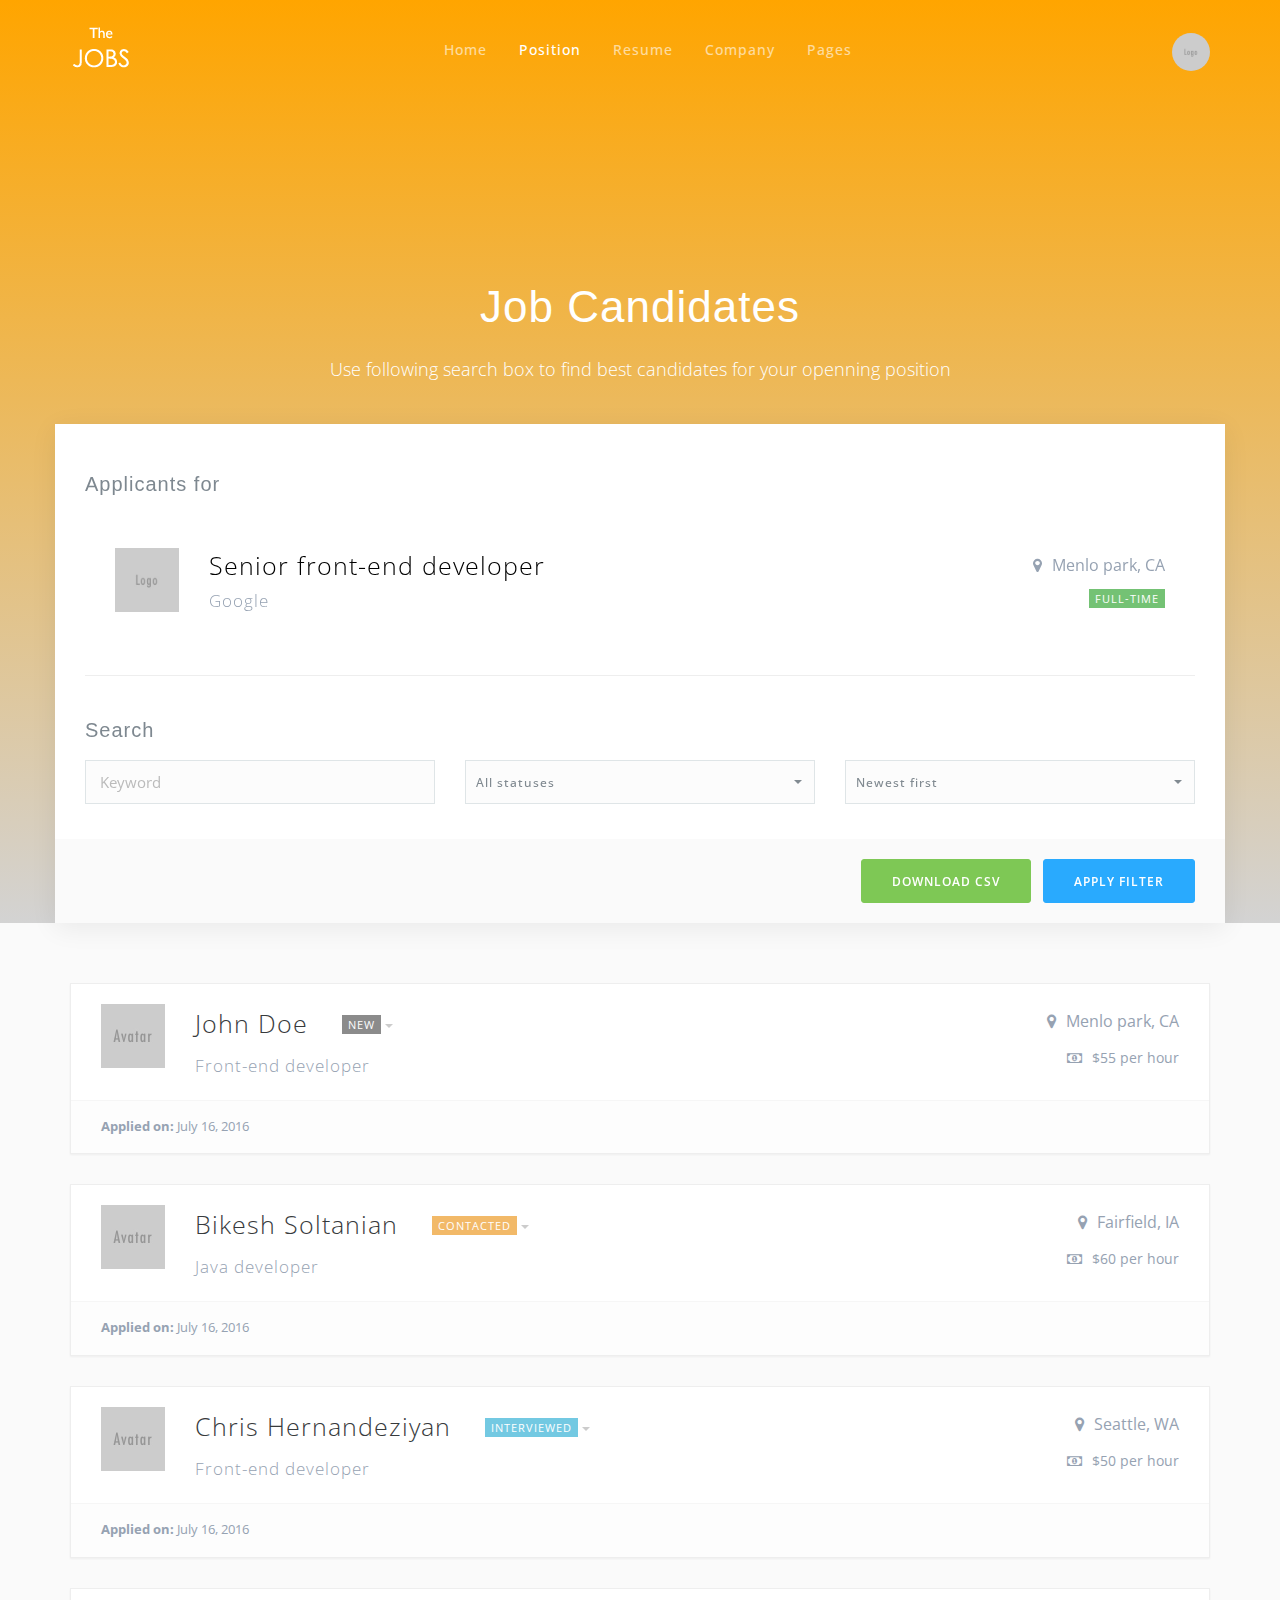
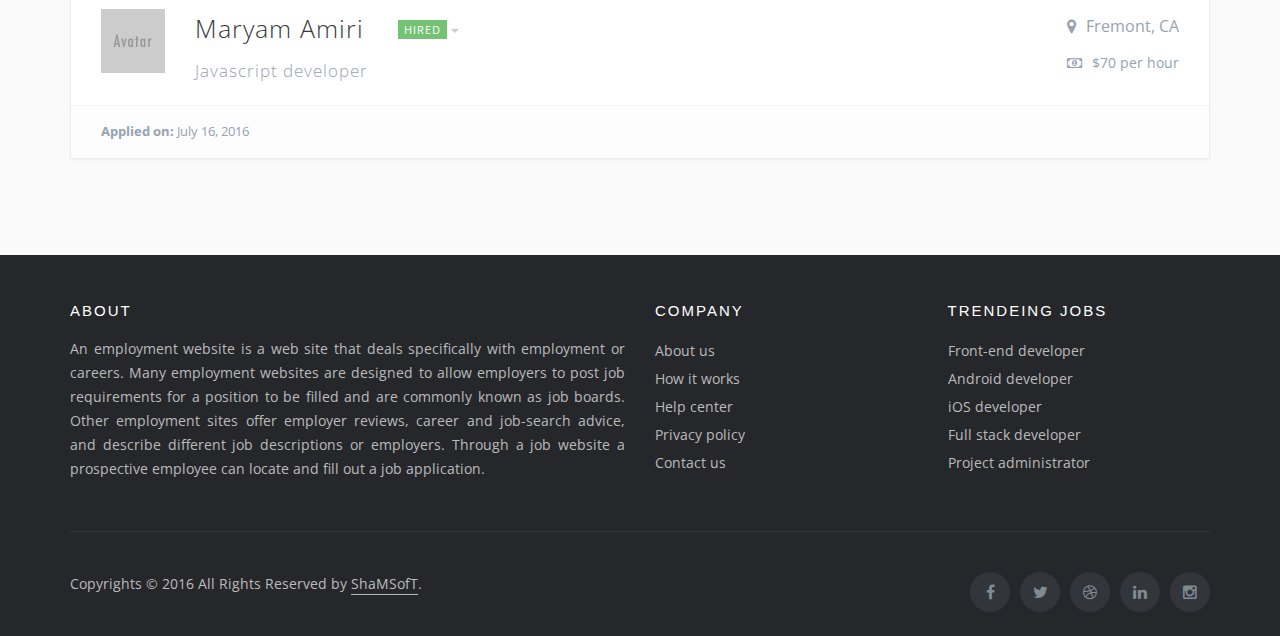
<file: HrPortal/wwwroot/job-candidates.html>
<!DOCTYPE html>
<html lang="en">
  <head>
    <meta charset="utf-8">
    <meta http-equiv="X-UA-Compatible" content="IE=edge">
    <meta name="viewport" content="width=device-width, initial-scale=1">
    <meta name="description" content="Post a job position or create your online resume by TheJobs!">
    <meta name="keywords" content="">

    <title>TheJobs - Job candidates</title>

    <!-- Styles -->
    <link href="assets/css/app.min.css" rel="stylesheet">
    <link href="assets/css/custom.css" rel="stylesheet">

    <!-- Fonts -->
    <link href='http://fonts.googleapis.com/css?family=Raleway:100,300,400,500,600,800%7COpen+Sans:300,400,500,600,700,800%7CMontserrat:400,700' rel='stylesheet' type='text/css'>

    <!-- Favicons -->
    <link rel="apple-touch-icon" href="/apple-touch-icon.png">
    <link rel="icon" href="assets/img/favicon.ico">
  </head>

  <body class="nav-on-header smart-nav bg-alt">


    <!-- Navigation bar -->
    <nav class="navbar">
      <div class="container">

        <!-- Logo -->
        <div class="pull-left">
          <a class="navbar-toggle" href="#" data-toggle="offcanvas"><i class="ti-menu"></i></a>

          <div class="logo-wrapper">
            <a class="logo" href="index.html"><img src="assets/img/logo.png" alt="logo"></a>
            <a class="logo-alt" href="index.html"><img src="assets/img/logo-alt.png" alt="logo-alt"></a>
          </div>

        </div>
        <!-- END Logo -->

        <!-- User account -->
        <div class="pull-right">

          <div class="dropdown user-account">
            <a class="dropdown-toggle" href="#" data-toggle="dropdown">
              <img src="assets/img/logo-envato.png" alt="avatar">
            </a>

            <ul class="dropdown-menu dropdown-menu-right">
              <li><a href="user-login.html">Login</a></li>
              <li><a href="user-register.html">Register</a></li>
              <li><a href="user-forget-pass.html">Forget pass</a></li>
              <li><a href="#">Logout</a></li>
            </ul>
          </div>

        </div>
        <!-- END User account -->

        <!-- Navigation menu -->
        <ul class="nav-menu">
          <li>
            <a href="index.html">Home</a>
            <ul>
              <li><a href="index.html">Version 1</a></li>
              <li><a href="index-2.html">Version 2</a></li>
            </ul>
          </li>
          <li>
            <a class="active" href="#">Position</a>
            <ul>
              <li><a href="job-list-1.html">Browse jobs - 1</a></li>
              <li><a href="job-list-2.html">Browse jobs - 2</a></li>
              <li><a href="job-list-3.html">Browse jobs - 3</a></li>
              <li><a href="job-detail.html">Job detail</a></li>
              <li><a href="job-apply.html">Apply for job</a></li>
              <li><a href="job-add.html">Post a job</a></li>
              <li><a href="job-manage.html">Manage jobs</a></li>
              <li><a class="active" href="job-candidates.html">Candidates</a></li>
            </ul>
          </li>
          <li>
            <a href="#">Resume</a>
            <ul>
              <li><a href="resume-list.html">Browse resumes</a></li>
              <li><a href="resume-detail.html">Resume detail</a></li>
              <li><a href="resume-add.html">Create a resume</a></li>
              <li><a href="resume-manage.html">Manage resumes</a></li>
            </ul>
          </li>
          <li>
            <a href="#">Company</a>
            <ul>
              <li><a href="company-list.html">Browse companies</a></li>
              <li><a href="company-detail.html">Company detail</a></li>
              <li><a href="company-add.html">Create a company</a></li>
              <li><a href="company-manage.html">Manage companies</a></li>
            </ul>
          </li>
          <li>
            <a href="#">Pages</a>
            <ul>
              <li><a href="page-blog.html">Blog</a></li>
              <li><a href="page-post.html">Blog-post</a></li>
              <li><a href="page-about.html">About</a></li>
              <li><a href="page-contact.html">Contact</a></li>
              <li><a href="page-faq.html">FAQ</a></li>
              <li><a href="page-pricing.html">Pricing</a></li>
              <li><a href="page-typography.html">Typography</a></li>
              <li><a href="page-ui-elements.html">UI elements</a></li>
            </ul>
          </li>
        </ul>
        <!-- END Navigation menu -->

      </div>
    </nav>
    <!-- END Navigation bar -->


    <!-- Page header -->
    <header class="page-header bg-img size-lg" style="background-image: url(assets/img/bg-banner1.jpg)">
      <div class="container page-name">
        <h1 class="text-center">Job Candidates</h1>
        <p class="lead text-center">Use following search box to find best candidates for your openning position</p>
      </div>

      <div class="container">
        <h5>Applicants for</h5>
        <a class="item-block item-block-flat" href="job-detail.html">
          <header>
            <img src="assets/img/logo-google.jpg" alt="">
            <div class="hgroup">
              <h4>Senior front-end developer</h4>
              <h5>Google</h5>
            </div>
            <div class="header-meta">
              <span class="location">Menlo park, CA</span>
              <span class="label label-success">Full-time</span>
            </div>
          </header>
        </a>

        <hr>

        <h5>Search</h5>
        <form action="#">

          <div class="row">
            <div class="form-group col-xs-12 col-sm-4">
              <input type="text" class="form-control" placeholder="Keyword">
            </div>

            <div class="form-group col-xs-12 col-sm-4">
              <select class="form-control selectpicker" multiple>
                <option selected>All statuses</option>
                <option>New</option>
                <option>Contacted</option>
                <option>Interviewed</option>
                <option>Hired</option>
                <option>Archived</option>
              </select>
            </div>

            <div class="form-group col-xs-12 col-sm-4">
              <select class="form-control selectpicker">
                <option selected>Newest first</option>
                <option>Oldest first</option>
                <option>Low salary first</option>
                <option>High salary first</option>
                <option>Sort by name</option>
              </select>
            </div>

          </div>

          <div class="button-group">
            <div class="action-buttons">
              <button class="btn btn-success">Download CSV</button>
              <button class="btn btn-primary">Apply filter</button>
            </div>
          </div>

        </form>
      </div>
    </header>
    <!-- END Page header -->


    <!-- Main container -->
    <main>
      <section class="no-padding-top bg-alt">
        <div class="container">
          <div class="row">


            <!-- Candidate item -->
            <div class="col-xs-12">
              <div class="item-block">
                <header>
                  <a href="resume-detail.html"><img class="resume-avatar" src="assets/img/avatar-1.jpg" alt=""></a>
                  <div class="hgroup">
                    <h4>
                      <a href="resume-detail.html">John Doe</a>
                      <select class="form-control selectpicker label-style">
                        <option data-content="<span class='label label-default'>New</span>" selected>New</option>
                        <option data-content="<span class='label label-warning'>Contacted</span>">Contacted</option>
                        <option data-content="<span class='label label-info'>Interviewed</span>">Interviewed</option>
                        <option data-content="<span class='label label-success'>Hired</span>">Hired</option>
                        <option data-content="<span class='label label-danger'>Archived</span>">Archived</option>
                      </select>
                    </h4>
                    <h5>Front-end developer</h5>
                  </div>
                  <div class="header-meta">
                    <span class="location">Menlo park, CA</span>
                    <span class="rate">$55 per hour</span>
                  </div>
                </header>

                <footer>
                  <div class="status"><strong>Applied on:</strong> July 16, 2016</div>

                  <div class="action-btn">
                    <a class="btn btn-xs btn-gray" href="#">Download CV</a>
                    <a class="btn btn-xs btn-gray" data-toggle="modal" data-target="#modal-contact" href="#">Contact</a>
                    <a class="btn btn-xs btn-danger" href="#">Delete</a>
                  </div>
                </footer>
              </div>
            </div>
            <!-- END Candidate item -->



            <!-- Candidate item -->
            <div class="col-xs-12">
              <div class="item-block">
                <header>
                  <a href="resume-detail.html"><img class="resume-avatar" src="assets/img/avatar-2.jpg" alt=""></a>
                  <div class="hgroup">
                    <h4>
                      <a href="resume-detail.html">Bikesh Soltanian</a>
                      <select class="form-control selectpicker label-style">
                        <option data-content="<span class='label label-default'>New</span>">New</option>
                        <option data-content="<span class='label label-warning'>Contacted</span>" selected>Contacted</option>
                        <option data-content="<span class='label label-info'>Interviewed</span>">Interviewed</option>
                        <option data-content="<span class='label label-success'>Hired</span>">Hired</option>
                        <option data-content="<span class='label label-danger'>Archived</span>">Archived</option>
                      </select>
                    </h4>
                    <h5>Java developer</h5>
                  </div>
                  <div class="header-meta">
                    <span class="location">Fairfield, IA</span>
                    <span class="rate">$60 per hour</span>
                  </div>
                </header>

                <footer>
                  <div class="status"><strong>Applied on:</strong> July 16, 2016</div>

                  <div class="action-btn">
                    <a class="btn btn-xs btn-gray" href="#">Download CV</a>
                    <a class="btn btn-xs btn-gray" data-toggle="modal" data-target="#modal-contact" href="#">Contact</a>
                    <a class="btn btn-xs btn-danger" href="#">Delete</a>
                  </div>
                </footer>
              </div>
            </div>
            <!-- END Candidate item -->




            <!-- Candidate item -->
            <div class="col-xs-12">
              <div class="item-block">
                <header>
                  <a href="resume-detail.html"><img class="resume-avatar" src="assets/img/avatar-4.jpg" alt=""></a>
                  <div class="hgroup">
                    <h4>
                      <a href="resume-detail.html">Chris Hernandeziyan</a>
                      <select class="form-control selectpicker label-style">
                        <option data-content="<span class='label label-default'>New</span>">New</option>
                        <option data-content="<span class='label label-warning'>Contacted</span>">Contacted</option>
                        <option data-content="<span class='label label-info'>Interviewed</span>" selected>Interviewed</option>
                        <option data-content="<span class='label label-success'>Hired</span>">Hired</option>
                        <option data-content="<span class='label label-danger'>Archived</span>">Archived</option>
                      </select>
                    </h4>
                    <h5>Front-end developer</h5>
                  </div>
                  <div class="header-meta">
                    <span class="location">Seattle, WA</span>
                    <span class="rate">$50 per hour</span>
                  </div>
                </header>

                <footer>
                  <div class="status"><strong>Applied on:</strong> July 16, 2016</div>

                  <div class="action-btn">
                    <a class="btn btn-xs btn-gray" href="#">Download CV</a>
                    <a class="btn btn-xs btn-gray" data-toggle="modal" data-target="#modal-contact" href="#">Contact</a>
                    <a class="btn btn-xs btn-danger" href="#">Delete</a>
                  </div>
                </footer>
              </div>
            </div>
            <!-- END Candidate item -->




            <!-- Candidate item -->
            <div class="col-xs-12">
              <div class="item-block">
                <header>
                  <a href="resume-detail.html"><img class="resume-avatar" src="assets/img/avatar-3.jpg" alt=""></a>
                  <div class="hgroup">
                    <h4>
                      <a href="resume-detail.html">Maryam Amiri</a>
                      <select class="form-control selectpicker label-style">
                        <option data-content="<span class='label label-default'>New</span>">New</option>
                        <option data-content="<span class='label label-warning'>Contacted</span>">Contacted</option>
                        <option data-content="<span class='label label-info'>Interviewed</span>">Interviewed</option>
                        <option data-content="<span class='label label-success'>Hired</span>" selected>Hired</option>
                        <option data-content="<span class='label label-danger'>Archived</span>">Archived</option>
                      </select>
                    </h4>
                    <h5>Javascript developer</h5>
                  </div>
                  <div class="header-meta">
                    <span class="location">Fremont, CA</span>
                    <span class="rate">$70 per hour</span>
                  </div>
                </header>

                <footer>
                  <div class="status"><strong>Applied on:</strong> July 16, 2016</div>

                  <div class="action-btn">
                    <a class="btn btn-xs btn-gray" href="#">Download CV</a>
                    <a class="btn btn-xs btn-gray" data-toggle="modal" data-target="#modal-contact" href="#">Contact</a>
                    <a class="btn btn-xs btn-danger" href="#">Delete</a>
                  </div>
                </footer>
              </div>
            </div>
            <!-- END Candidate item -->




          </div>
        </div>
      </section>
    </main>
    <!-- END Main container -->


    <!-- Site footer -->
    <footer class="site-footer">

      <!-- Top section -->
      <div class="container">
        <div class="row">
          <div class="col-sm-12 col-md-6">
            <h6>About</h6>
            <p class="text-justify">An employment website is a web site that deals specifically with employment or careers. Many employment websites are designed to allow employers to post job requirements for a position to be filled and are commonly known as job boards. Other employment sites offer employer reviews, career and job-search advice, and describe different job descriptions or employers. Through a job website a prospective employee can locate and fill out a job application.</p>
          </div>

          <div class="col-xs-6 col-md-3">
            <h6>Company</h6>
            <ul class="footer-links">
              <li><a href="page-about.html">About us</a></li>
              <li><a href="page-typography.html">How it works</a></li>
              <li><a href="page-faq.html">Help center</a></li>
              <li><a href="page-typography.html">Privacy policy</a></li>
              <li><a href="page-contact.html">Contact us</a></li>
            </ul>
          </div>

          <div class="col-xs-6 col-md-3">
            <h6>Trendeing jobs</h6>
            <ul class="footer-links">
              <li><a href="job-list.html">Front-end developer</a></li>
              <li><a href="job-list.html">Android developer</a></li>
              <li><a href="job-list.html">iOS developer</a></li>
              <li><a href="job-list.html">Full stack developer</a></li>
              <li><a href="job-list.html">Project administrator</a></li>
            </ul>
          </div>
        </div>

        <hr>
      </div>
      <!-- END Top section -->

      <!-- Bottom section -->
      <div class="container">
        <div class="row">
          <div class="col-md-8 col-sm-6 col-xs-12">
            <p class="copyright-text">Copyrights &copy; 2016 All Rights Reserved by <a href="http://themeforest.net/user/shamsoft">ShaMSofT</a>.</p>
          </div>

          <div class="col-md-4 col-sm-6 col-xs-12">
            <ul class="social-icons">
              <li><a class="facebook" href="#"><i class="fa fa-facebook"></i></a></li>
              <li><a class="twitter" href="#"><i class="fa fa-twitter"></i></a></li>
              <li><a class="dribbble" href="#"><i class="fa fa-dribbble"></i></a></li>
              <li><a class="linkedin" href="#"><i class="fa fa-linkedin"></i></a></li>
              <li><a class="instagram" href="#"><i class="fa fa-instagram"></i></a></li>
            </ul>
          </div>
        </div>
      </div>
      <!-- END Bottom section -->

    </footer>
    <!-- END Site footer -->


    <!-- Back to top button -->
    <a id="scroll-up" href="#"><i class="ti-angle-up"></i></a>
    <!-- END Back to top button -->


    <!-- Contact modal -->
    <div class="modal fade" id="modal-contact" tabindex="-1">
      <div class="modal-dialog">
        <div class="modal-content">
          <div class="modal-header">
            <button type="button" class="close" data-dismiss="modal">
              <span aria-hidden="true">&times;</span>
            </button>
            <h5 class="modal-title" id="myModalLabel">Send message</h5>
          </div>
          <div class="modal-body">
            <form>
              <div class="form-group">
                <label for="subject" class="control-label">Subject</label>
                <input type="text" class="form-control" id="subject">
              </div>
              <div class="form-group">
                <label for="message-text" class="control-label">Message</label>
                <textarea class="form-control" id="message-text"></textarea>
              </div>
            </form>
          </div>
          <div class="modal-footer">
            <button type="button" class="btn btn-gray" data-dismiss="modal">Close</button>
            <button type="button" class="btn btn-primary">Send</button>
          </div>
        </div>
      </div>
    </div>

    <!-- Scripts -->
    <script src="assets/js/app.min.js"></script>
    <script src="assets/js/custom.js"></script>

  </body>
</html>
</file>
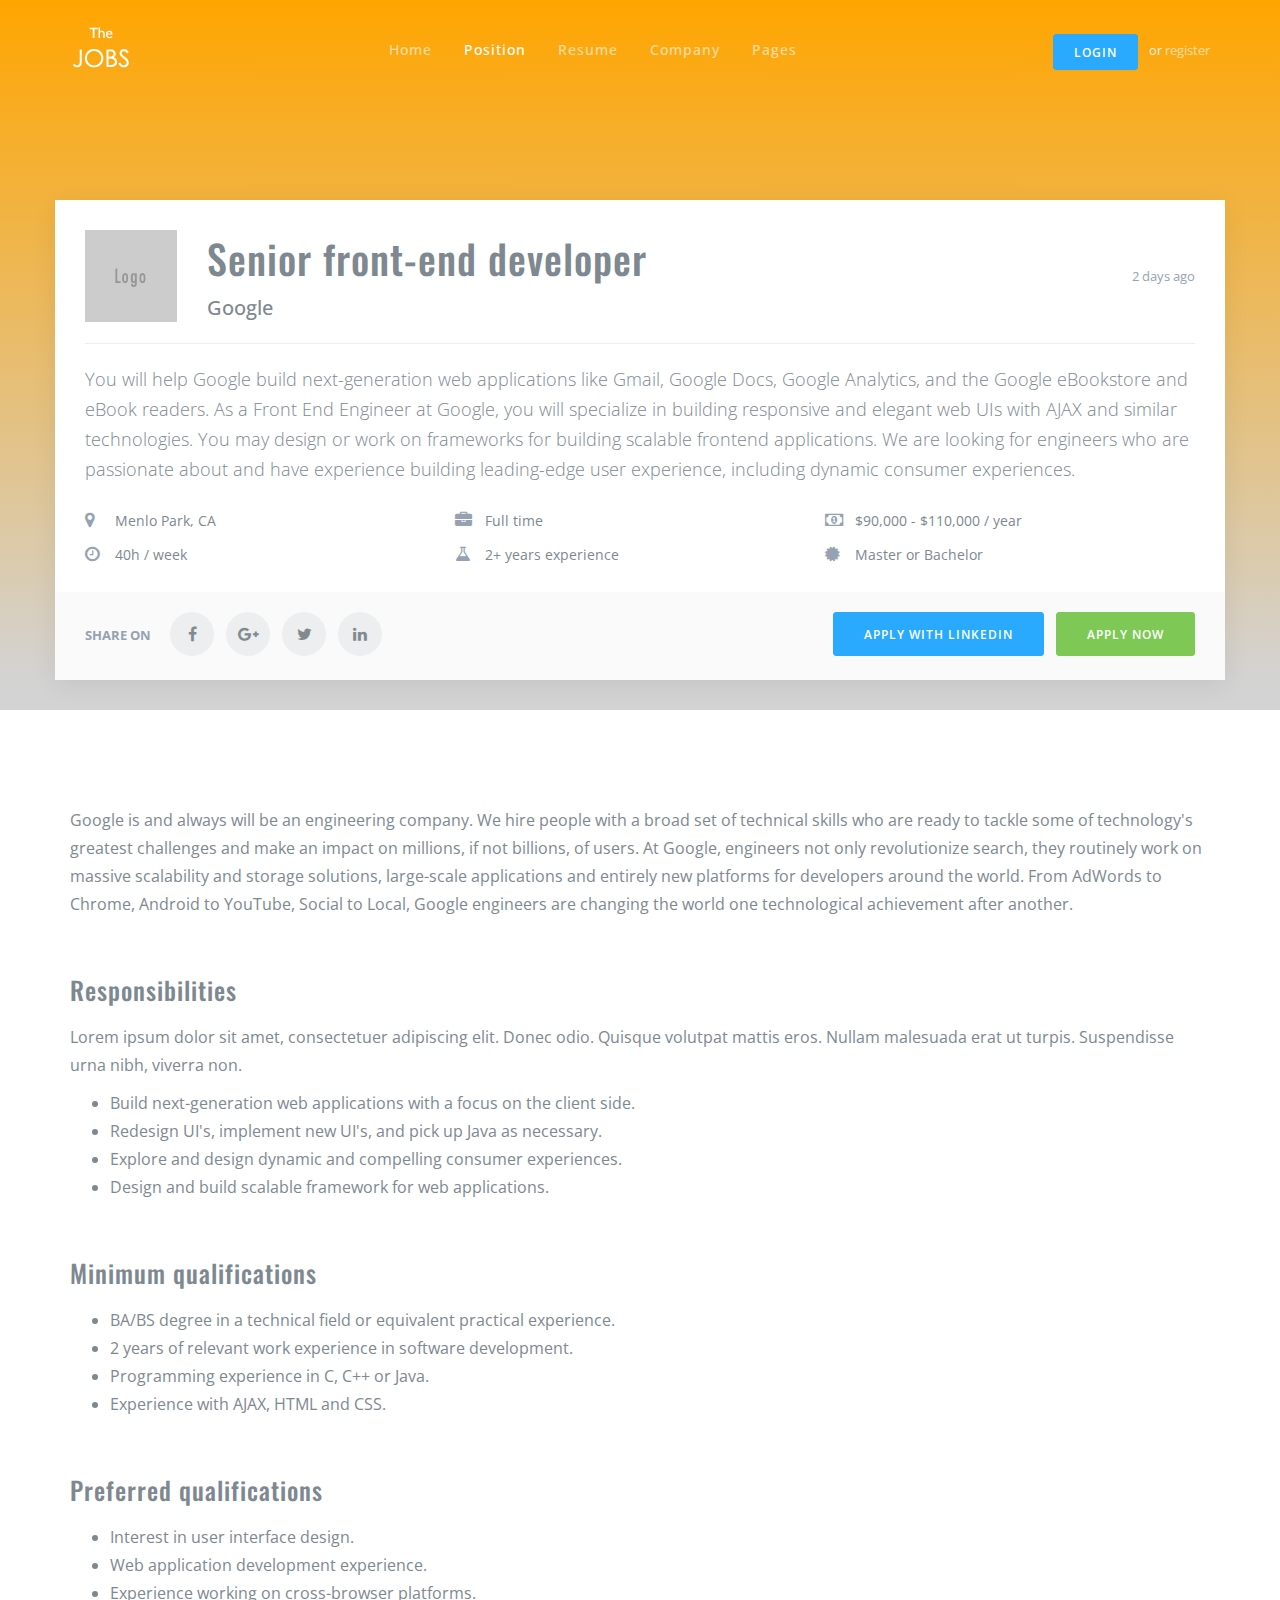
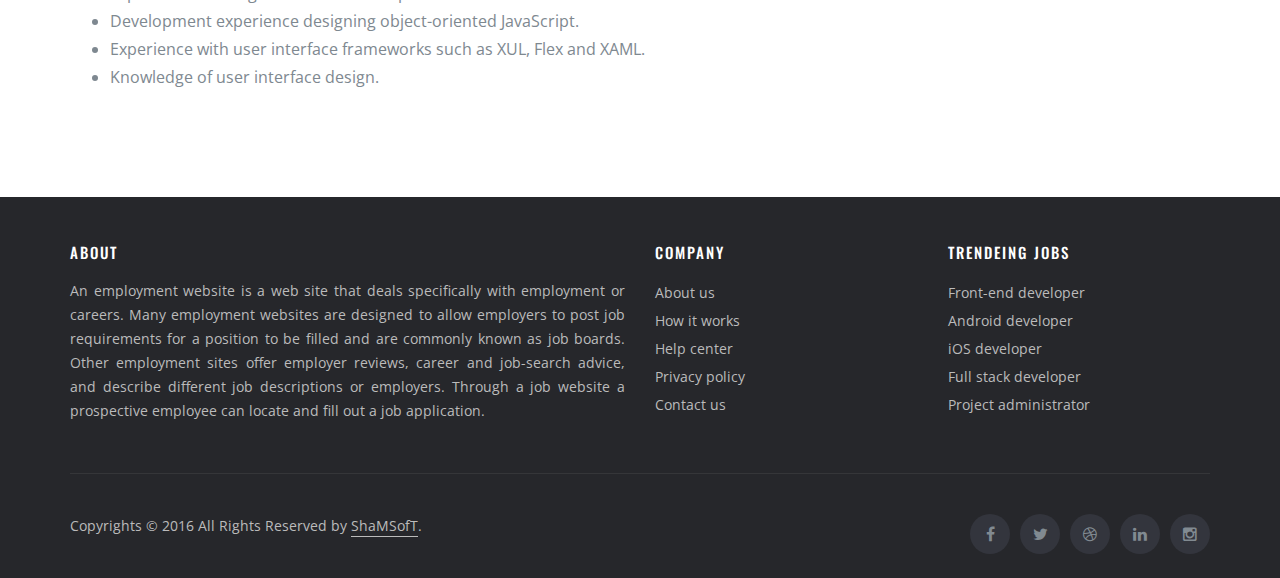
<file: HrPortal/wwwroot/job-detail.html>
<!DOCTYPE html>
<html lang="en">
  <head>
    <meta charset="utf-8">
    <meta http-equiv="X-UA-Compatible" content="IE=edge">
    <meta name="viewport" content="width=device-width, initial-scale=1">
    <meta name="description" content="Post a job position or create your online resume by TheJobs!">
    <meta name="keywords" content="">

    <title>TheJobs - Job detail</title>

    <!-- Styles -->
    <link href="assets/css/app.min.css" rel="stylesheet">
    <link href="assets/css/custom.css" rel="stylesheet">

    <!-- Fonts -->
    <link href='http://fonts.googleapis.com/css?family=Oswald:100,300,400,500,600,800%7COpen+Sans:300,400,500,600,700,800%7CMontserrat:400,700' rel='stylesheet' type='text/css'>

    <!-- Favicons -->
    <link rel="apple-touch-icon" href="/apple-touch-icon.png">
    <link rel="icon" href="assets/img/favicon.ico">
  </head>

  <body class="nav-on-header smart-nav">

    <!-- Navigation bar -->
    <nav class="navbar">
      <div class="container">

        <!-- Logo -->
        <div class="pull-left">
          <a class="navbar-toggle" href="#" data-toggle="offcanvas"><i class="ti-menu"></i></a>

          <div class="logo-wrapper">
            <a class="logo" href="index.html"><img src="assets/img/logo.png" alt="logo"></a>
            <a class="logo-alt" href="index.html"><img src="assets/img/logo-alt.png" alt="logo-alt"></a>
          </div>

        </div>
        <!-- END Logo -->

        <!-- User account -->
        <div class="pull-right user-login">
          <a class="btn btn-sm btn-primary" href="user-login.html">Login</a> or <a href="user-register.html">register</a>
        </div>
        <!-- END User account -->

        <!-- Navigation menu -->
        <ul class="nav-menu">
          <li>
            <a href="index.html">Home</a>
            <ul>
              <li><a href="index.html">Version 1</a></li>
              <li><a href="index-2.html">Version 2</a></li>
            </ul>
          </li>
          <li>
            <a class="active" href="#">Position</a>
            <ul>
              <li><a href="job-list-1.html">Browse jobs - 1</a></li>
              <li><a href="job-list-2.html">Browse jobs - 2</a></li>
              <li><a href="job-list-3.html">Browse jobs - 3</a></li>
              <li><a class="active" href="job-detail.html">Job detail</a></li>
              <li><a href="job-apply.html">Apply for job</a></li>
              <li><a href="job-add.html">Post a job</a></li>
              <li><a href="job-manage.html">Manage jobs</a></li>
              <li><a href="job-candidates.html">Candidates</a></li>
            </ul>
          </li>
          <li>
            <a href="#">Resume</a>
            <ul>
              <li><a href="resume-list.html">Browse resumes</a></li>
              <li><a href="resume-detail.html">Resume detail</a></li>
              <li><a href="resume-add.html">Create a resume</a></li>
              <li><a href="resume-manage.html">Manage resumes</a></li>
            </ul>
          </li>
          <li>
            <a href="#">Company</a>
            <ul>
              <li><a href="company-list.html">Browse companies</a></li>
              <li><a href="company-detail.html">Company detail</a></li>
              <li><a href="company-add.html">Create a company</a></li>
              <li><a href="company-manage.html">Manage companies</a></li>
            </ul>
          </li>
          <li>
            <a href="#">Pages</a>
            <ul>
              <li><a href="page-blog.html">Blog</a></li>
              <li><a href="page-post.html">Blog-post</a></li>
              <li><a href="page-about.html">About</a></li>
              <li><a href="page-contact.html">Contact</a></li>
              <li><a href="page-faq.html">FAQ</a></li>
              <li><a href="page-pricing.html">Pricing</a></li>
              <li><a href="page-typography.html">Typography</a></li>
              <li><a href="page-ui-elements.html">UI elements</a></li>
            </ul>
          </li>
        </ul>
        <!-- END Navigation menu -->

      </div>
    </nav>
    <!-- END Navigation bar -->


    <!-- Page header -->
    <header class="page-header bg-img size-lg" style="background-image: url(assets/img/bg-banner2.jpg)">
      <div class="container">
        <div class="header-detail">
          <img class="logo" src="assets/img/logo-google.jpg" alt="">
          <div class="hgroup">
            <h1>Senior front-end developer</h1>
            <h3><a href="#">Google</a></h3>
          </div>
          <time datetime="2016-03-03 20:00">2 days ago</time>
          <hr>
          <p class="lead">You will help Google build next-generation web applications like Gmail, Google Docs, Google Analytics, and the Google eBookstore and eBook readers. As a Front End Engineer at Google, you will specialize in building responsive and elegant web UIs with AJAX and similar technologies. You may design or work on frameworks for building scalable frontend applications. We are looking for engineers who are passionate about and have experience building leading-edge user experience, including dynamic consumer experiences.</p>

          <ul class="details cols-3">
            <li>
              <i class="fa fa-map-marker"></i>
              <span>Menlo Park, CA</span>
            </li>

            <li>
              <i class="fa fa-briefcase"></i>
              <span>Full time</span>
            </li>

            <li>
              <i class="fa fa-money"></i>
              <span>$90,000 - $110,000 / year</span>
            </li>

            <li>
              <i class="fa fa-clock-o"></i>
              <span>40h / week</span>
            </li>

            <li>
              <i class="fa fa-flask"></i>
              <span>2+ years experience</span>
            </li>

            <li>
              <i class="fa fa-certificate"></i>
              <a href="#">Master or Bachelor</a>
            </li>
          </ul>

          <div class="button-group">
            <ul class="social-icons">
              <li class="title">Share on</li>
              <li><a class="facebook" href="#"><i class="fa fa-facebook"></i></a></li>
              <li><a class="google-plus" href="#"><i class="fa fa-google-plus"></i></a></li>
              <li><a class="twitter" href="#"><i class="fa fa-twitter"></i></a></li>
              <li><a class="linkedin" href="#"><i class="fa fa-linkedin"></i></a></li>
            </ul>

            <div class="action-buttons">
              <a class="btn btn-primary" href="#">Apply with linkedin</a>
              <a class="btn btn-success" href="job-apply.html">Apply now</a>
            </div>
          </div>

        </div>
      </div>
    </header>
    <!-- END Page header -->


    <!-- Main container -->
    <main>

      <!-- Job detail -->
      <section>
        <div class="container">

          <p>Google is and always will be an engineering company. We hire people with a broad set of technical skills who are ready to tackle some of technology's greatest challenges and make an impact on millions, if not billions, of users. At Google, engineers not only revolutionize search, they routinely work on massive scalability and storage solutions, large-scale applications and entirely new platforms for developers around the world. From AdWords to Chrome, Android to YouTube, Social to Local, Google engineers are changing the world one technological achievement after another.</p>

          <br>
          <h4>Responsibilities</h4>
          <p>Lorem ipsum dolor sit amet, consectetuer adipiscing elit. Donec odio. Quisque volutpat mattis eros. Nullam malesuada erat ut turpis. Suspendisse urna nibh, viverra non.</p>
          <ul>
            <li>Build next-generation web applications with a focus on the client side.</li>
            <li>Redesign UI's, implement new UI's, and pick up Java as necessary.</li>
            <li>Explore and design dynamic and compelling consumer experiences.</li>
            <li>Design and build scalable framework for web applications.</li>
          </ul>

          <br>
          <h4>Minimum qualifications</h4>
          <ul>
            <li>BA/BS degree in a technical field or equivalent practical experience.  </li>
            <li>2 years of relevant work experience in software development.</li>
            <li>Programming experience in C, C++ or Java.</li>
            <li>Experience with AJAX, HTML and CSS.</li>
          </ul>

          <br>
          <h4>Preferred qualifications</h4>
          <ul>
            <li>Interest in user interface design.</li>
            <li>Web application development experience.</li>
            <li>Experience working on cross-browser platforms.</li>
            <li>Development experience designing object-oriented JavaScript.</li>
            <li>Experience with user interface frameworks such as XUL, Flex and XAML.</li>
            <li>Knowledge of user interface design.</li>
          </ul>

        </div>
      </section>
      <!-- END Job detail -->

    </main>
    <!-- END Main container -->


    <!-- Site footer -->
    <footer class="site-footer">

      <!-- Top section -->
      <div class="container">
        <div class="row">
          <div class="col-sm-12 col-md-6">
            <h6>About</h6>
            <p class="text-justify">An employment website is a web site that deals specifically with employment or careers. Many employment websites are designed to allow employers to post job requirements for a position to be filled and are commonly known as job boards. Other employment sites offer employer reviews, career and job-search advice, and describe different job descriptions or employers. Through a job website a prospective employee can locate and fill out a job application.</p>
          </div>

          <div class="col-xs-6 col-md-3">
            <h6>Company</h6>
            <ul class="footer-links">
              <li><a href="page-about.html">About us</a></li>
              <li><a href="page-typography.html">How it works</a></li>
              <li><a href="page-faq.html">Help center</a></li>
              <li><a href="page-typography.html">Privacy policy</a></li>
              <li><a href="page-contact.html">Contact us</a></li>
            </ul>
          </div>

          <div class="col-xs-6 col-md-3">
            <h6>Trendeing jobs</h6>
            <ul class="footer-links">
              <li><a href="job-list.html">Front-end developer</a></li>
              <li><a href="job-list.html">Android developer</a></li>
              <li><a href="job-list.html">iOS developer</a></li>
              <li><a href="job-list.html">Full stack developer</a></li>
              <li><a href="job-list.html">Project administrator</a></li>
            </ul>
          </div>
        </div>

        <hr>
      </div>
      <!-- END Top section -->

      <!-- Bottom section -->
      <div class="container">
        <div class="row">
          <div class="col-md-8 col-sm-6 col-xs-12">
            <p class="copyright-text">Copyrights &copy; 2016 All Rights Reserved by <a href="http://themeforest.net/user/shamsoft">ShaMSofT</a>.</p>
          </div>

          <div class="col-md-4 col-sm-6 col-xs-12">
            <ul class="social-icons">
              <li><a class="facebook" href="#"><i class="fa fa-facebook"></i></a></li>
              <li><a class="twitter" href="#"><i class="fa fa-twitter"></i></a></li>
              <li><a class="dribbble" href="#"><i class="fa fa-dribbble"></i></a></li>
              <li><a class="linkedin" href="#"><i class="fa fa-linkedin"></i></a></li>
              <li><a class="instagram" href="#"><i class="fa fa-instagram"></i></a></li>
            </ul>
          </div>
        </div>
      </div>
      <!-- END Bottom section -->

    </footer>
    <!-- END Site footer -->


    <!-- Back to top button -->
    <a id="scroll-up" href="#"><i class="ti-angle-up"></i></a>
    <!-- END Back to top button -->

    <!-- Scripts -->
    <script src="assets/js/app.min.js"></script>
    <script src="assets/js/custom.js"></script>

  </body>
</html>
</file>
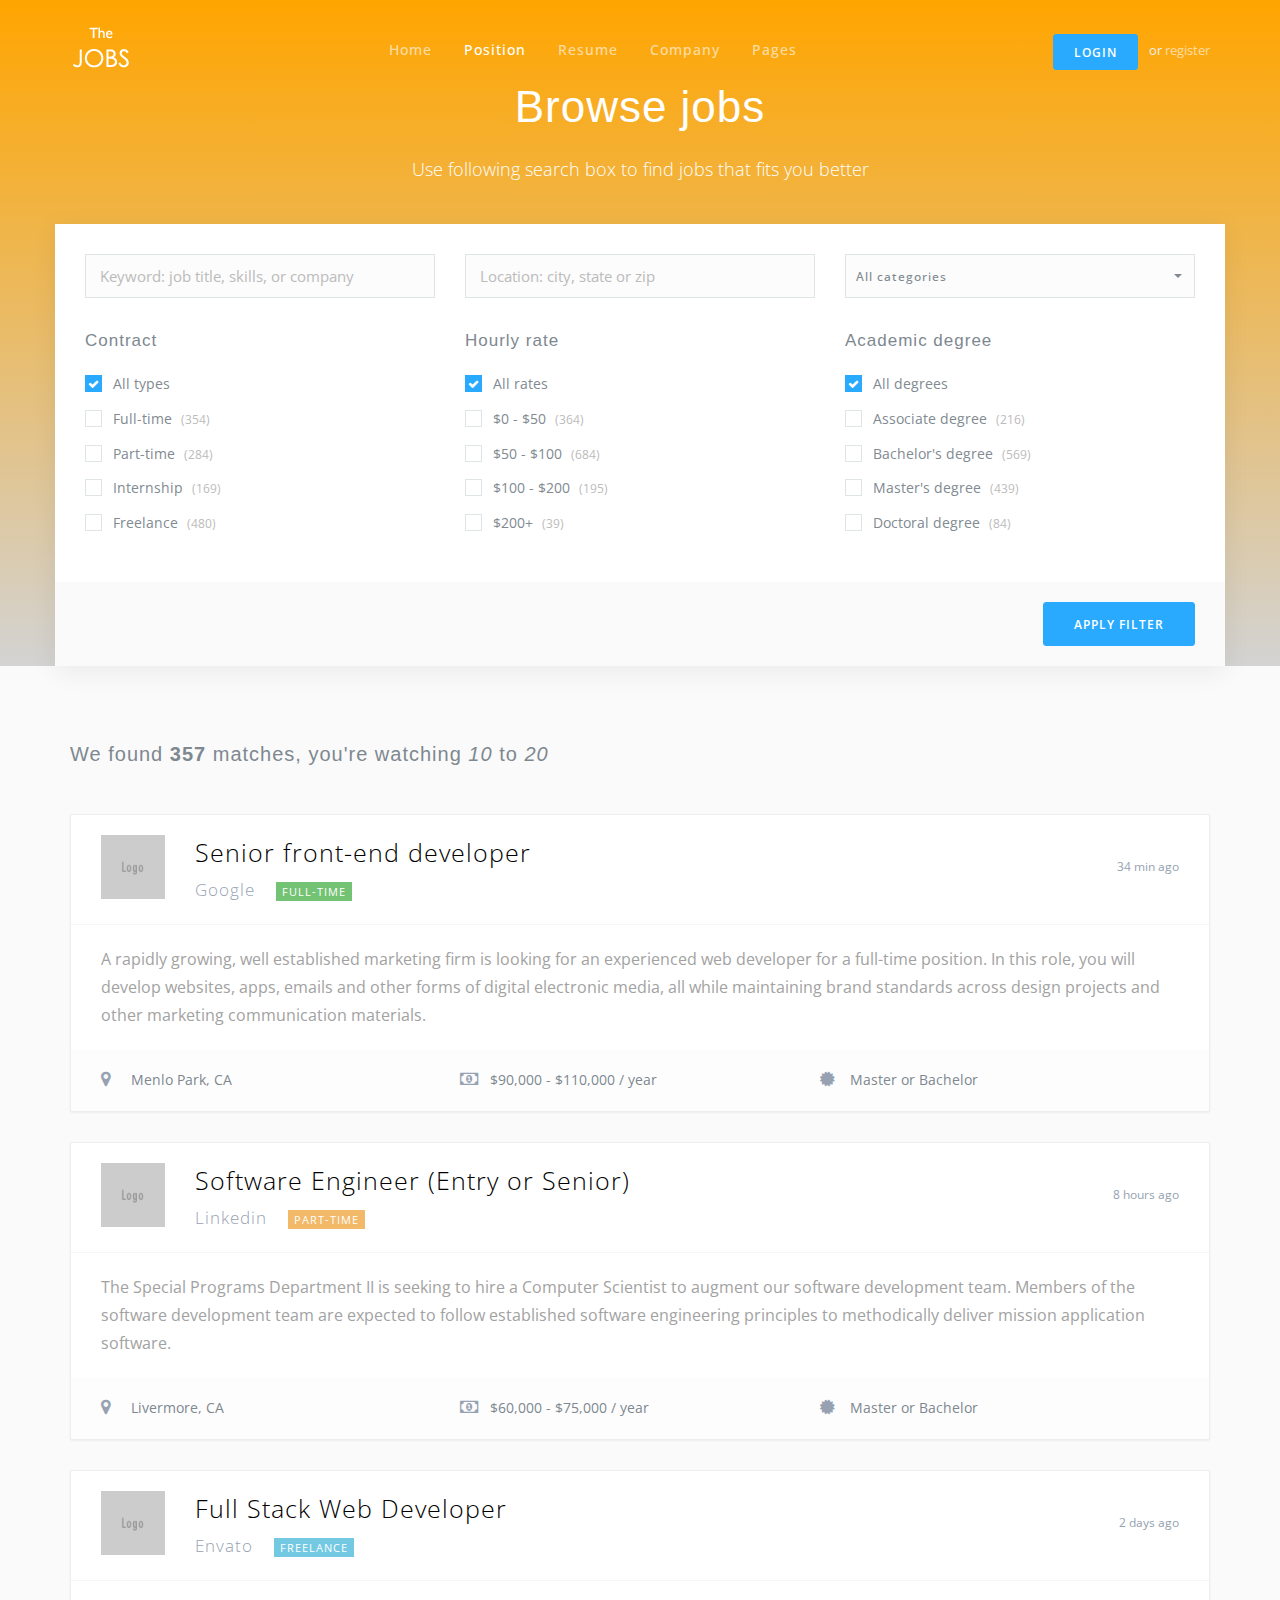
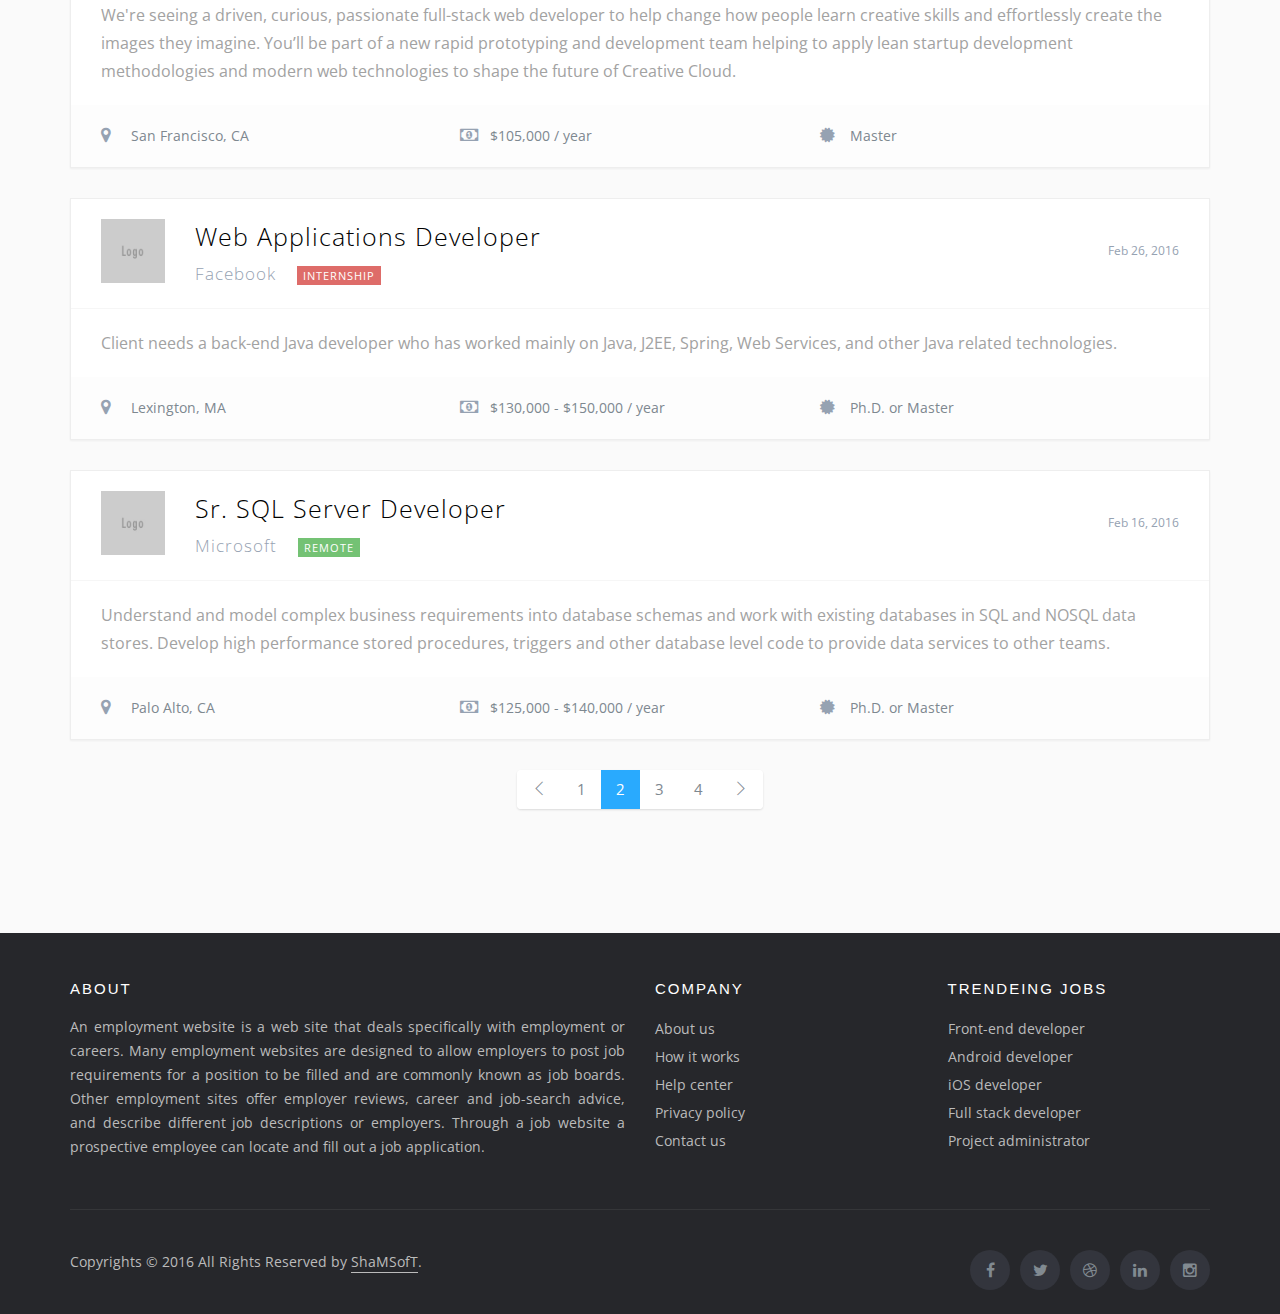
<file: HrPortal/wwwroot/job-list-1.html>
<!DOCTYPE html>
<html lang="en">
  <head>
    <meta charset="utf-8">
    <meta http-equiv="X-UA-Compatible" content="IE=edge">
    <meta name="viewport" content="width=device-width, initial-scale=1">
    <meta name="description" content="Post a job position or create your online resume by TheJobs!">
    <meta name="keywords" content="">

    <title>TheJobs - Job list</title>

    <!-- Styles -->
    <link href="assets/css/app.min.css" rel="stylesheet">
    <link href="assets/css/custom.css" rel="stylesheet">

    <!-- Fonts -->
    <link href='http://fonts.googleapis.com/css?family=Raleway:100,300,400,500,600,800%7COpen+Sans:300,400,500,600,700,800%7CMontserrat:400,700' rel='stylesheet' type='text/css'>

    <!-- Favicons -->
    <link rel="apple-touch-icon" href="/apple-touch-icon.png">
    <link rel="icon" href="assets/img/favicon.ico">
  </head>

  <body class="nav-on-header smart-nav bg-alt">

    <!-- Navigation bar -->
    <nav class="navbar">
      <div class="container">

        <!-- Logo -->
        <div class="pull-left">
          <a class="navbar-toggle" href="#" data-toggle="offcanvas"><i class="ti-menu"></i></a>

          <div class="logo-wrapper">
            <a class="logo" href="index.html"><img src="assets/img/logo.png" alt="logo"></a>
            <a class="logo-alt" href="index.html"><img src="assets/img/logo-alt.png" alt="logo-alt"></a>
          </div>

        </div>
        <!-- END Logo -->

        <!-- User account -->
        <div class="pull-right user-login">
          <a class="btn btn-sm btn-primary" href="user-login.html">Login</a> or <a href="user-register.html">register</a>
        </div>
        <!-- END User account -->

        <!-- Navigation menu -->
        <ul class="nav-menu">
          <li>
            <a href="index.html">Home</a>
            <ul>
              <li><a href="index.html">Version 1</a></li>
              <li><a href="index-2.html">Version 2</a></li>
            </ul>
          </li>
          <li>
            <a class="active" href="#">Position</a>
            <ul>
              <li><a class="active" href="job-list-1.html">Browse jobs - 1</a></li>
              <li><a href="job-list-2.html">Browse jobs - 2</a></li>
              <li><a href="job-list-3.html">Browse jobs - 3</a></li>
              <li><a href="job-detail.html">Job detail</a></li>
              <li><a href="job-apply.html">Apply for job</a></li>
              <li><a href="job-add.html">Post a job</a></li>
              <li><a href="job-manage.html">Manage jobs</a></li>
              <li><a href="job-candidates.html">Candidates</a></li>
            </ul>
          </li>
          <li>
            <a href="#">Resume</a>
            <ul>
              <li><a href="resume-list.html">Browse resumes</a></li>
              <li><a href="resume-detail.html">Resume detail</a></li>
              <li><a href="resume-add.html">Create a resume</a></li>
              <li><a href="resume-manage.html">Manage resumes</a></li>
            </ul>
          </li>
          <li>
            <a href="#">Company</a>
            <ul>
              <li><a href="company-list.html">Browse companies</a></li>
              <li><a href="company-detail.html">Company detail</a></li>
              <li><a href="company-add.html">Create a company</a></li>
              <li><a href="company-manage.html">Manage companies</a></li>
            </ul>
          </li>
          <li>
            <a href="#">Pages</a>
            <ul>
              <li><a href="page-blog.html">Blog</a></li>
              <li><a href="page-post.html">Blog-post</a></li>
              <li><a href="page-about.html">About</a></li>
              <li><a href="page-contact.html">Contact</a></li>
              <li><a href="page-faq.html">FAQ</a></li>
              <li><a href="page-pricing.html">Pricing</a></li>
              <li><a href="page-typography.html">Typography</a></li>
              <li><a href="page-ui-elements.html">UI elements</a></li>
            </ul>
          </li>
        </ul>
        <!-- END Navigation menu -->

      </div>
    </nav>
    <!-- END Navigation bar -->


    <!-- Page header -->
    <header class="page-header bg-img" style="background-image: url(assets/img/bg-banner1.jpg);">
      <div class="container page-name">
        <h1 class="text-center">Browse jobs</h1>
        <p class="lead text-center">Use following search box to find jobs that fits you better</p>
      </div>

      <div class="container">
        <form action="#">

          <div class="row">
            <div class="form-group col-xs-12 col-sm-4">
              <input type="text" class="form-control" placeholder="Keyword: job title, skills, or company">
            </div>

            <div class="form-group col-xs-12 col-sm-4">
              <input type="text" class="form-control" placeholder="Location: city, state or zip">
            </div>

            <div class="form-group col-xs-12 col-sm-4">
              <select class="form-control selectpicker" multiple>
                <option selected>All categories</option>
                <option>Developer</option>
                <option>Designer</option>
                <option>Customer service</option>
                <option>Finance</option>
                <option>Healthcare</option>
                <option>Sale</option>
                <option>Marketing</option>
                <option>Information technology</option>
                <option>Others</option>
              </select>
            </div>


            <div class="form-group col-xs-12 col-sm-4">
              <h6>Contract</h6>
              <div class="checkall-group">
                <div class="checkbox">
                  <input type="checkbox" id="contract1" name="contract" checked>
                  <label for="contract1">All types</label>
                </div>

                <div class="checkbox">
                  <input type="checkbox" id="contract2" name="contract">
                  <label for="contract2">Full-time <small>(354)</small></label>
                </div>

                <div class="checkbox">
                  <input type="checkbox" id="contract3" name="contract">
                  <label for="contract3">Part-time <small>(284)</small></label>
                </div>

                <div class="checkbox">
                  <input type="checkbox" id="contract4" name="contract">
                  <label for="contract4">Internship <small>(169)</small></label>
                </div>

                <div class="checkbox">
                  <input type="checkbox" id="contract5" name="contract">
                  <label for="contract5">Freelance <small>(480)</small></label>
                </div>
              </div>
            </div>


            <div class="form-group col-xs-12 col-sm-4">
              <h6>Hourly rate</h6>
              <div class="checkall-group">
                <div class="checkbox">
                  <input type="checkbox" id="rate1" name="rate" checked>
                  <label for="rate1">All rates</label>
                </div>

                <div class="checkbox">
                  <input type="checkbox" id="rate2" name="rate">
                  <label for="rate2">$0 - $50 <small>(364)</small></label>
                </div>

                <div class="checkbox">
                  <input type="checkbox" id="rate3" name="rate">
                  <label for="rate3">$50 - $100 <small>(684)</small></label>
                </div>

                <div class="checkbox">
                  <input type="checkbox" id="rate4" name="rate">
                  <label for="rate4">$100 - $200 <small>(195)</small></label>
                </div>

                <div class="checkbox">
                  <input type="checkbox" id="rate5" name="rate">
                  <label for="rate5">$200+ <small>(39)</small></label>
                </div>
              </div>
            </div>


            <div class="form-group col-xs-12 col-sm-4">
              <h6>Academic degree</h6>
              <div class="checkall-group">
                <div class="checkbox">
                  <input type="checkbox" id="degree1" name="degree" checked>
                  <label for="degree1">All degrees</label>
                </div>

                <div class="checkbox">
                  <input type="checkbox" id="degree2" name="degree">
                  <label for="degree2">Associate degree <small>(216)</small></label>
                </div>

                <div class="checkbox">
                  <input type="checkbox" id="degree3" name="degree">
                  <label for="degree3">Bachelor's degree <small>(569)</small></label>
                </div>

                <div class="checkbox">
                  <input type="checkbox" id="degree4" name="degree">
                  <label for="degree4">Master's degree <small>(439)</small></label>
                </div>

                <div class="checkbox">
                  <input type="checkbox" id="degree5" name="degree">
                  <label for="degree5">Doctoral degree <small>(84)</small></label>
                </div>
              </div>
            </div>

          </div>

          <div class="button-group">
            <div class="action-buttons">
              <button class="btn btn-primary">Apply filter</button>
            </div>
          </div>

        </form>

      </div>

    </header>
    <!-- END Page header -->


    <!-- Main container -->
    <main>
      <section class="no-padding-top bg-alt">
        <div class="container">
          <div class="row">

            <div class="col-xs-12">
              <br>
              <h5>We found <strong>357</strong> matches, you're watching <i>10</i> to <i>20</i></h5>
            </div>

            <!-- Job item -->
            <div class="col-xs-12">
              <a class="item-block" href="job-detail.html">
                <header>
                  <img src="assets/img/logo-google.jpg" alt="">
                  <div class="hgroup">
                    <h4>Senior front-end developer</h4>
                    <h5>Google <span class="label label-success">Full-time</span></h5>
                  </div>
                  <time datetime="2016-03-10 20:00">34 min ago</time>
                </header>

                <div class="item-body">
                  <p>A rapidly growing, well established marketing firm is looking for an experienced web developer for a full-time position. In this role, you will develop websites, apps, emails and other forms of digital electronic media, all while maintaining brand standards across design projects and other marketing communication materials.</p>
                </div>

                <footer>
                  <ul class="details cols-3">
                    <li>
                      <i class="fa fa-map-marker"></i>
                      <span>Menlo Park, CA</span>
                    </li>

                    <li>
                      <i class="fa fa-money"></i>
                      <span>$90,000 - $110,000 / year</span>
                    </li>

                    <li>
                      <i class="fa fa-certificate"></i>
                      <span>Master or Bachelor</span>
                    </li>
                  </ul>
                </footer>
              </a>
            </div>
            <!-- END Job item -->


            <!-- Job item -->
            <div class="col-xs-12">
              <a class="item-block" href="job-detail.html">
                <header>
                  <img src="assets/img/logo-linkedin.png" alt="">
                  <div class="hgroup">
                    <h4>Software Engineer (Entry or Senior)</h4>
                    <h5>Linkedin <span class="label label-warning">Part-time</span></h5>
                  </div>
                  <time datetime="2016-03-10 20:00">8 hours ago</time>
                </header>

                <div class="item-body">
                  <p>The Special Programs Department II is seeking to hire a Computer Scientist to augment our software development team. Members of the software development team are expected to follow established software engineering principles to methodically deliver mission application software.</p>
                </div>

                <footer>
                  <ul class="details cols-3">
                    <li>
                      <i class="fa fa-map-marker"></i>
                      <span>Livermore, CA</span>
                    </li>

                    <li>
                      <i class="fa fa-money"></i>
                      <span>$60,000 - $75,000 / year</span>
                    </li>

                    <li>
                      <i class="fa fa-certificate"></i>
                      <span>Master or Bachelor</span>
                    </li>
                  </ul>
                </footer>
              </a>
            </div>
            <!-- END Job item -->


            <!-- Job item -->
            <div class="col-xs-12">
              <a class="item-block" href="job-detail.html">
                <header>
                  <img src="assets/img/logo-envato.png" alt="">
                  <div class="hgroup">
                    <h4>Full Stack Web Developer</h4>
                    <h5>Envato <span class="label label-info">Freelance</span></h5>
                  </div>
                  <time datetime="2016-03-10 20:00">2 days ago</time>
                </header>

                <div class="item-body">
                  <p>We're seeing a driven, curious, passionate full-stack web developer to help change how people learn creative skills and effortlessly create the images they imagine. You’ll be part of a new rapid prototyping and development team helping to apply lean startup development methodologies and modern web technologies to shape the future of Creative Cloud.</p>
                </div>

                <footer>
                  <ul class="details cols-3">
                    <li>
                      <i class="fa fa-map-marker"></i>
                      <span>San Francisco, CA</span>
                    </li>

                    <li>
                      <i class="fa fa-money"></i>
                      <span>$105,000 / year</span>
                    </li>

                    <li>
                      <i class="fa fa-certificate"></i>
                      <span>Master</span>
                    </li>
                  </ul>
                </footer>
              </a>
            </div>
            <!-- END Job item -->


            <!-- Job item -->
            <div class="col-xs-12">
              <a class="item-block" href="job-detail.html">
                <header>
                  <img src="assets/img/logo-facebook.png" alt="">
                  <div class="hgroup">
                    <h4>Web Applications Developer</h4>
                    <h5>Facebook <span class="label label-danger">Internship</span></h5>
                  </div>
                  <time datetime="2016-03-10 20:00">Feb 26, 2016</time>
                </header>

                <div class="item-body">
                  <p>Client needs a back-end Java developer who has worked mainly on Java, J2EE, Spring, Web Services, and other Java related technologies.</p>
                </div>

                <footer>
                  <ul class="details cols-3">
                    <li>
                      <i class="fa fa-map-marker"></i>
                      <span>Lexington, MA</span>
                    </li>

                    <li>
                      <i class="fa fa-money"></i>
                      <span>$130,000 - $150,000 / year</span>
                    </li>

                    <li>
                      <i class="fa fa-certificate"></i>
                      <span>Ph.D. or Master</span>
                    </li>
                  </ul>
                </footer>
              </a>
            </div>
            <!-- END Job item -->


            <!-- Job item -->
            <div class="col-xs-12">
              <a class="item-block" href="job-detail.html">
                <header>
                  <img src="assets/img/logo-microsoft.jpg" alt="">
                  <div class="hgroup">
                    <h4>Sr. SQL Server Developer</h4>
                    <h5>Microsoft <span class="label label-success">Remote</span></h5>
                  </div>
                  <time datetime="2016-03-10 20:00">Feb 16, 2016</time>
                </header>

                <div class="item-body">
                  <p>Understand and model complex business requirements into database schemas and work with existing databases in SQL and NOSQL data stores. Develop high performance stored procedures, triggers and other database level code to provide data services to other teams.</p>
                </div>

                <footer>
                  <ul class="details cols-3">
                    <li>
                      <i class="fa fa-map-marker"></i>
                      <span>Palo Alto, CA</span>
                    </li>

                    <li>
                      <i class="fa fa-money"></i>
                      <span>$125,000 - $140,000 / year</span>
                    </li>

                    <li>
                      <i class="fa fa-certificate"></i>
                      <span>Ph.D. or Master</span>
                    </li>
                  </ul>
                </footer>
              </a>
            </div>
            <!-- END Job item -->

          </div>


          <!-- Page navigation -->
          <nav class="text-center">
            <ul class="pagination">
              <li>
                <a href="#" aria-label="Previous">
                  <i class="ti-angle-left"></i>
                </a>
              </li>
              <li><a href="#">1</a></li>
              <li class="active"><a href="#">2</a></li>
              <li><a href="#">3</a></li>
              <li><a href="#">4</a></li>
              <li>
                <a href="#" aria-label="Next">
                  <i class="ti-angle-right"></i>
                </a>
              </li>
            </ul>
          </nav>
          <!-- END Page navigation -->

        </div>
      </section>
    </main>
    <!-- END Main container -->


    <!-- Site footer -->
    <footer class="site-footer">

      <!-- Top section -->
      <div class="container">
        <div class="row">
          <div class="col-sm-12 col-md-6">
            <h6>About</h6>
            <p class="text-justify">An employment website is a web site that deals specifically with employment or careers. Many employment websites are designed to allow employers to post job requirements for a position to be filled and are commonly known as job boards. Other employment sites offer employer reviews, career and job-search advice, and describe different job descriptions or employers. Through a job website a prospective employee can locate and fill out a job application.</p>
          </div>

          <div class="col-xs-6 col-md-3">
            <h6>Company</h6>
            <ul class="footer-links">
              <li><a href="page-about.html">About us</a></li>
              <li><a href="page-typography.html">How it works</a></li>
              <li><a href="page-faq.html">Help center</a></li>
              <li><a href="page-typography.html">Privacy policy</a></li>
              <li><a href="page-contact.html">Contact us</a></li>
            </ul>
          </div>

          <div class="col-xs-6 col-md-3">
            <h6>Trendeing jobs</h6>
            <ul class="footer-links">
              <li><a href="job-list.html">Front-end developer</a></li>
              <li><a href="job-list.html">Android developer</a></li>
              <li><a href="job-list.html">iOS developer</a></li>
              <li><a href="job-list.html">Full stack developer</a></li>
              <li><a href="job-list.html">Project administrator</a></li>
            </ul>
          </div>
        </div>

        <hr>
      </div>
      <!-- END Top section -->

      <!-- Bottom section -->
      <div class="container">
        <div class="row">
          <div class="col-md-8 col-sm-6 col-xs-12">
            <p class="copyright-text">Copyrights &copy; 2016 All Rights Reserved by <a href="http://themeforest.net/user/shamsoft">ShaMSofT</a>.</p>
          </div>

          <div class="col-md-4 col-sm-6 col-xs-12">
            <ul class="social-icons">
              <li><a class="facebook" href="#"><i class="fa fa-facebook"></i></a></li>
              <li><a class="twitter" href="#"><i class="fa fa-twitter"></i></a></li>
              <li><a class="dribbble" href="#"><i class="fa fa-dribbble"></i></a></li>
              <li><a class="linkedin" href="#"><i class="fa fa-linkedin"></i></a></li>
              <li><a class="instagram" href="#"><i class="fa fa-instagram"></i></a></li>
            </ul>
          </div>
        </div>
      </div>
      <!-- END Bottom section -->

    </footer>
    <!-- END Site footer -->


    <!-- Back to top button -->
    <a id="scroll-up" href="#"><i class="ti-angle-up"></i></a>
    <!-- END Back to top button -->

    <!-- Scripts -->
    <script src="assets/js/app.min.js"></script>
    <script src="assets/js/custom.js"></script>

  </body>
</html>
</file>
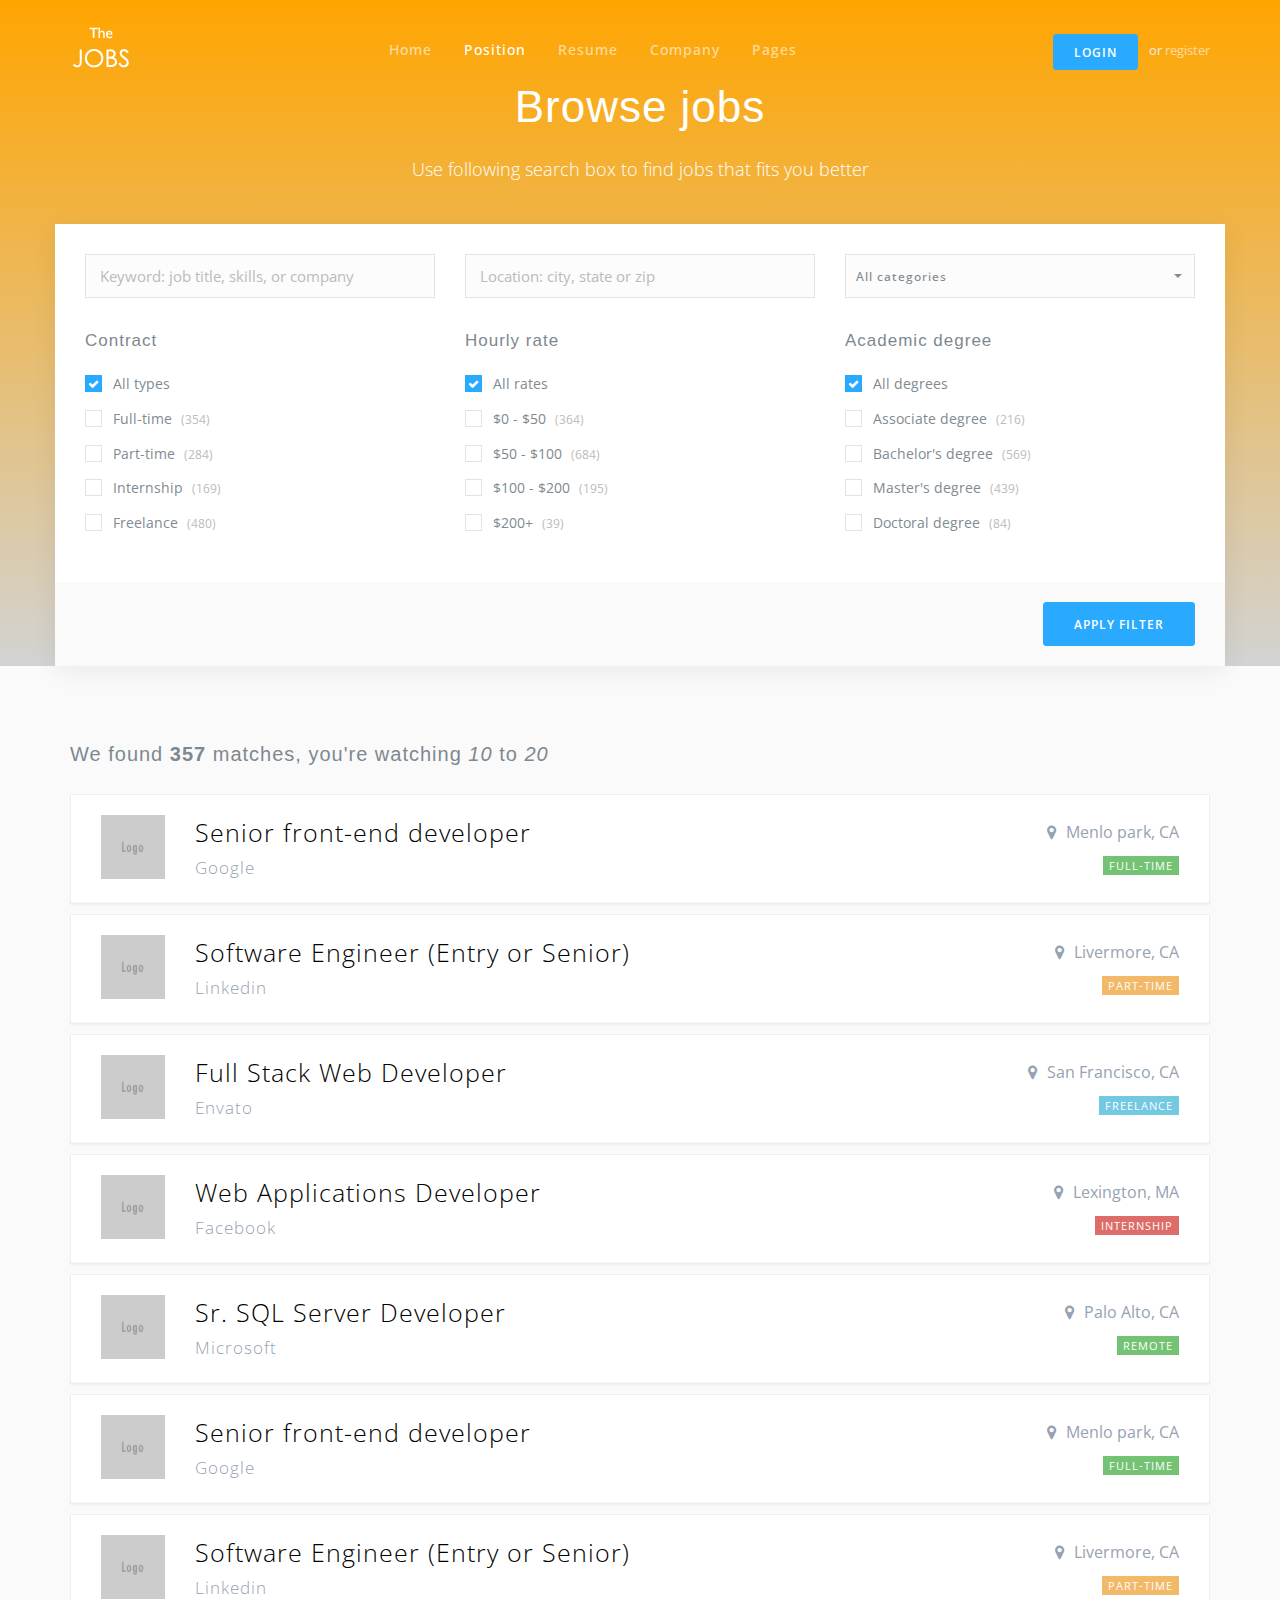
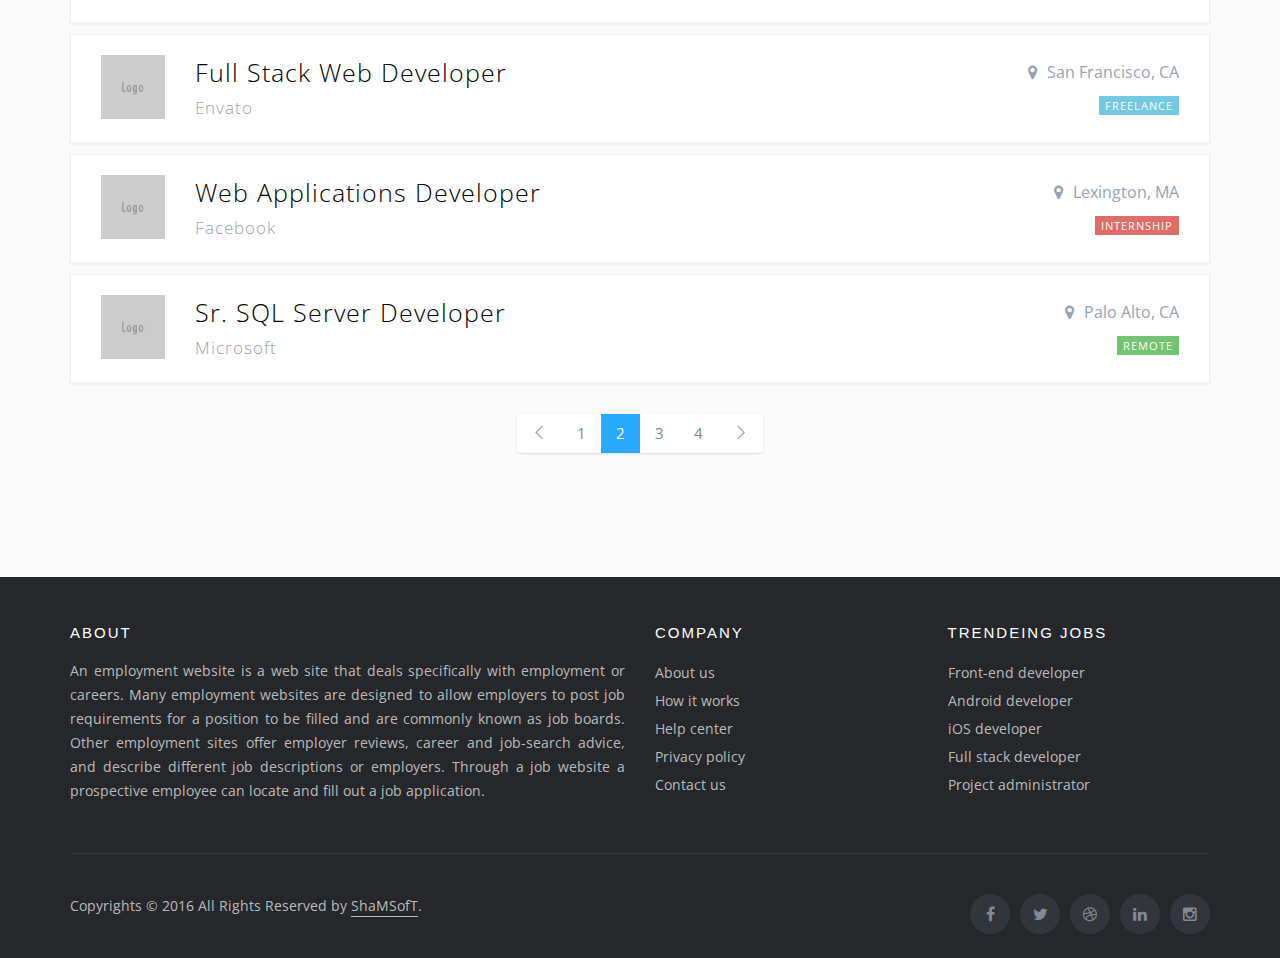
<file: HrPortal/wwwroot/job-list-2.html>
<!DOCTYPE html>
<html lang="en">
  <head>
    <meta charset="utf-8">
    <meta http-equiv="X-UA-Compatible" content="IE=edge">
    <meta name="viewport" content="width=device-width, initial-scale=1">
    <meta name="description" content="Post a job position or create your online resume by TheJobs!">
    <meta name="keywords" content="">

    <title>TheJobs - Job list</title>

    <!-- Styles -->
    <link href="assets/css/app.min.css" rel="stylesheet">
    <link href="assets/css/custom.css" rel="stylesheet">

    <!-- Fonts -->
    <link href='http://fonts.googleapis.com/css?family=Raleway:100,300,400,500,600,800%7COpen+Sans:300,400,500,600,700,800%7CMontserrat:400,700' rel='stylesheet' type='text/css'>

    <!-- Favicons -->
    <link rel="apple-touch-icon" href="/apple-touch-icon.png">
    <link rel="icon" href="assets/img/favicon.ico">
  </head>

  <body class="nav-on-header smart-nav bg-alt">

    <!-- Navigation bar -->
    <nav class="navbar">
      <div class="container">

        <!-- Logo -->
        <div class="pull-left">
          <a class="navbar-toggle" href="#" data-toggle="offcanvas"><i class="ti-menu"></i></a>

          <div class="logo-wrapper">
            <a class="logo" href="index.html"><img src="assets/img/logo.png" alt="logo"></a>
            <a class="logo-alt" href="index.html"><img src="assets/img/logo-alt.png" alt="logo-alt"></a>
          </div>

        </div>
        <!-- END Logo -->

        <!-- User account -->
        <div class="pull-right user-login">
          <a class="btn btn-sm btn-primary" href="user-login.html">Login</a> or <a href="user-register.html">register</a>
        </div>
        <!-- END User account -->

        <!-- Navigation menu -->
        <ul class="nav-menu">
          <li>
            <a href="index.html">Home</a>
            <ul>
              <li><a href="index.html">Version 1</a></li>
              <li><a href="index-2.html">Version 2</a></li>
            </ul>
          </li>
          <li>
            <a class="active" href="#">Position</a>
            <ul>
              <li><a href="job-list-1.html">Browse jobs - 1</a></li>
              <li><a class="active" href="job-list-2.html">Browse jobs - 2</a></li>
              <li><a href="job-list-3.html">Browse jobs - 3</a></li>
              <li><a href="job-detail.html">Job detail</a></li>
              <li><a href="job-apply.html">Apply for job</a></li>
              <li><a href="job-add.html">Post a job</a></li>
              <li><a href="job-manage.html">Manage jobs</a></li>
              <li><a href="job-candidates.html">Candidates</a></li>
            </ul>
          </li>
          <li>
            <a href="#">Resume</a>
            <ul>
              <li><a href="resume-list.html">Browse resumes</a></li>
              <li><a href="resume-detail.html">Resume detail</a></li>
              <li><a href="resume-add.html">Create a resume</a></li>
              <li><a href="resume-manage.html">Manage resumes</a></li>
            </ul>
          </li>
          <li>
            <a href="#">Company</a>
            <ul>
              <li><a href="company-list.html">Browse companies</a></li>
              <li><a href="company-detail.html">Company detail</a></li>
              <li><a href="company-add.html">Create a company</a></li>
              <li><a href="company-manage.html">Manage companies</a></li>
            </ul>
          </li>
          <li>
            <a href="#">Pages</a>
            <ul>
              <li><a href="page-blog.html">Blog</a></li>
              <li><a href="page-post.html">Blog-post</a></li>
              <li><a href="page-about.html">About</a></li>
              <li><a href="page-contact.html">Contact</a></li>
              <li><a href="page-faq.html">FAQ</a></li>
              <li><a href="page-pricing.html">Pricing</a></li>
              <li><a href="page-typography.html">Typography</a></li>
              <li><a href="page-ui-elements.html">UI elements</a></li>
            </ul>
          </li>
        </ul>
        <!-- END Navigation menu -->

      </div>
    </nav>
    <!-- END Navigation bar -->


    <!-- Page header -->
    <header class="page-header bg-img" style="background-image: url(assets/img/bg-banner1.jpg);">
      <div class="container page-name">
        <h1 class="text-center">Browse jobs</h1>
        <p class="lead text-center">Use following search box to find jobs that fits you better</p>
      </div>

      <div class="container">
        <form action="#">

          <div class="row">
            <div class="form-group col-xs-12 col-sm-4">
              <input type="text" class="form-control" placeholder="Keyword: job title, skills, or company">
            </div>

            <div class="form-group col-xs-12 col-sm-4">
              <input type="text" class="form-control" placeholder="Location: city, state or zip">
            </div>

            <div class="form-group col-xs-12 col-sm-4">
              <select class="form-control selectpicker" multiple>
                <option selected>All categories</option>
                <option>Developer</option>
                <option>Designer</option>
                <option>Customer service</option>
                <option>Finance</option>
                <option>Healthcare</option>
                <option>Sale</option>
                <option>Marketing</option>
                <option>Information technology</option>
                <option>Others</option>
              </select>
            </div>


            <div class="form-group col-xs-12 col-sm-4">
              <h6>Contract</h6>
              <div class="checkall-group">
                <div class="checkbox">
                  <input type="checkbox" id="contract1" name="contract" checked>
                  <label for="contract1">All types</label>
                </div>

                <div class="checkbox">
                  <input type="checkbox" id="contract2" name="contract">
                  <label for="contract2">Full-time <small>(354)</small></label>
                </div>

                <div class="checkbox">
                  <input type="checkbox" id="contract3" name="contract">
                  <label for="contract3">Part-time <small>(284)</small></label>
                </div>

                <div class="checkbox">
                  <input type="checkbox" id="contract4" name="contract">
                  <label for="contract4">Internship <small>(169)</small></label>
                </div>

                <div class="checkbox">
                  <input type="checkbox" id="contract5" name="contract">
                  <label for="contract5">Freelance <small>(480)</small></label>
                </div>
              </div>
            </div>


            <div class="form-group col-xs-12 col-sm-4">
              <h6>Hourly rate</h6>
              <div class="checkall-group">
                <div class="checkbox">
                  <input type="checkbox" id="rate1" name="rate" checked>
                  <label for="rate1">All rates</label>
                </div>

                <div class="checkbox">
                  <input type="checkbox" id="rate2" name="rate">
                  <label for="rate2">$0 - $50 <small>(364)</small></label>
                </div>

                <div class="checkbox">
                  <input type="checkbox" id="rate3" name="rate">
                  <label for="rate3">$50 - $100 <small>(684)</small></label>
                </div>

                <div class="checkbox">
                  <input type="checkbox" id="rate4" name="rate">
                  <label for="rate4">$100 - $200 <small>(195)</small></label>
                </div>

                <div class="checkbox">
                  <input type="checkbox" id="rate5" name="rate">
                  <label for="rate5">$200+ <small>(39)</small></label>
                </div>
              </div>
            </div>


            <div class="form-group col-xs-12 col-sm-4">
              <h6>Academic degree</h6>
              <div class="checkall-group">
                <div class="checkbox">
                  <input type="checkbox" id="degree1" name="degree" checked>
                  <label for="degree1">All degrees</label>
                </div>

                <div class="checkbox">
                  <input type="checkbox" id="degree2" name="degree">
                  <label for="degree2">Associate degree <small>(216)</small></label>
                </div>

                <div class="checkbox">
                  <input type="checkbox" id="degree3" name="degree">
                  <label for="degree3">Bachelor's degree <small>(569)</small></label>
                </div>

                <div class="checkbox">
                  <input type="checkbox" id="degree4" name="degree">
                  <label for="degree4">Master's degree <small>(439)</small></label>
                </div>

                <div class="checkbox">
                  <input type="checkbox" id="degree5" name="degree">
                  <label for="degree5">Doctoral degree <small>(84)</small></label>
                </div>
              </div>
            </div>

          </div>

          <div class="button-group">
            <div class="action-buttons">
              <button class="btn btn-primary">Apply filter</button>
            </div>
          </div>

        </form>

      </div>

    </header>
    <!-- END Page header -->


    <!-- Main container -->
    <main>
      <section class="no-padding-top bg-alt">
        <div class="container">
          <div class="row item-blocks-condensed">

            <div class="col-xs-12">
              <br>
              <h5>We found <strong>357</strong> matches, you're watching <i>10</i> to <i>20</i></h5>
            </div>

            <!-- Job item -->
            <div class="col-xs-12">
              <a class="item-block" href="job-detail.html">
                <header>
                  <img src="assets/img/logo-google.jpg" alt="">
                  <div class="hgroup">
                    <h4>Senior front-end developer</h4>
                    <h5>Google</h5>
                  </div>
                  <div class="header-meta">
                    <span class="location">Menlo park, CA</span>
                    <span class="label label-success">Full-time</span>
                  </div>
                </header>
              </a>
            </div>
            <!-- END Job item -->


            <!-- Job item -->
            <div class="col-xs-12">
              <a class="item-block" href="job-detail.html">
                <header>
                  <img src="assets/img/logo-linkedin.png" alt="">
                  <div class="hgroup">
                    <h4>Software Engineer (Entry or Senior)</h4>
                    <h5>Linkedin</h5>
                  </div>
                  <div class="header-meta">
                    <span class="location">Livermore, CA</span>
                    <span class="label label-warning">Part-time</span>
                  </div>
                </header>
              </a>
            </div>
            <!-- END Job item -->

            <!-- Job item -->
            <div class="col-xs-12">
              <a class="item-block" href="job-detail.html">
                <header>
                  <img src="assets/img/logo-envato.png" alt="">
                  <div class="hgroup">
                    <h4>Full Stack Web Developer</h4>
                    <h5>Envato</h5>
                  </div>
                  <div class="header-meta">
                    <span class="location">San Francisco, CA</span>
                    <span class="label label-info">Freelance</span>
                  </div>
                </header>
              </a>
            </div>
            <!-- END Job item -->

            <!-- Job item -->
            <div class="col-xs-12">
              <a class="item-block" href="job-detail.html">
                <header>
                  <img src="assets/img/logo-facebook.png" alt="">
                  <div class="hgroup">
                    <h4>Web Applications Developer</h4>
                    <h5>Facebook</h5>
                  </div>
                  <div class="header-meta">
                    <span class="location">Lexington, MA</span>
                    <span class="label label-danger">Internship</span>
                  </div>
                </header>
              </a>
            </div>
            <!-- END Job item -->

            <!-- Job item -->
            <div class="col-xs-12">
              <a class="item-block" href="job-detail.html">
                <header>
                  <img src="assets/img/logo-microsoft.jpg" alt="">
                  <div class="hgroup">
                    <h4>Sr. SQL Server Developer</h4>
                    <h5>Microsoft</h5>
                  </div>
                  <div class="header-meta">
                    <span class="location">Palo Alto, CA</span>
                    <span class="label label-success">Remote</span>
                  </div>
                </header>
              </a>
            </div>
            <!-- END Job item -->


            <!-- Job item -->
            <div class="col-xs-12">
              <a class="item-block" href="job-detail.html">
                <header>
                  <img src="assets/img/logo-google.jpg" alt="">
                  <div class="hgroup">
                    <h4>Senior front-end developer</h4>
                    <h5>Google</h5>
                  </div>
                  <div class="header-meta">
                    <span class="location">Menlo park, CA</span>
                    <span class="label label-success">Full-time</span>
                  </div>
                </header>
              </a>
            </div>
            <!-- END Job item -->


            <!-- Job item -->
            <div class="col-xs-12">
              <a class="item-block" href="job-detail.html">
                <header>
                  <img src="assets/img/logo-linkedin.png" alt="">
                  <div class="hgroup">
                    <h4>Software Engineer (Entry or Senior)</h4>
                    <h5>Linkedin</h5>
                  </div>
                  <div class="header-meta">
                    <span class="location">Livermore, CA</span>
                    <span class="label label-warning">Part-time</span>
                  </div>
                </header>
              </a>
            </div>
            <!-- END Job item -->

            <!-- Job item -->
            <div class="col-xs-12">
              <a class="item-block" href="job-detail.html">
                <header>
                  <img src="assets/img/logo-envato.png" alt="">
                  <div class="hgroup">
                    <h4>Full Stack Web Developer</h4>
                    <h5>Envato</h5>
                  </div>
                  <div class="header-meta">
                    <span class="location">San Francisco, CA</span>
                    <span class="label label-info">Freelance</span>
                  </div>
                </header>
              </a>
            </div>
            <!-- END Job item -->

            <!-- Job item -->
            <div class="col-xs-12">
              <a class="item-block" href="job-detail.html">
                <header>
                  <img src="assets/img/logo-facebook.png" alt="">
                  <div class="hgroup">
                    <h4>Web Applications Developer</h4>
                    <h5>Facebook</h5>
                  </div>
                  <div class="header-meta">
                    <span class="location">Lexington, MA</span>
                    <span class="label label-danger">Internship</span>
                  </div>
                </header>
              </a>
            </div>
            <!-- END Job item -->

            <!-- Job item -->
            <div class="col-xs-12">
              <a class="item-block" href="job-detail.html">
                <header>
                  <img src="assets/img/logo-microsoft.jpg" alt="">
                  <div class="hgroup">
                    <h4>Sr. SQL Server Developer</h4>
                    <h5>Microsoft</h5>
                  </div>
                  <div class="header-meta">
                    <span class="location">Palo Alto, CA</span>
                    <span class="label label-success">Remote</span>
                  </div>
                </header>
              </a>
            </div>
            <!-- END Job item -->

          </div>


          <!-- Page navigation -->
          <nav class="text-center">
            <ul class="pagination">
              <li>
                <a href="#" aria-label="Previous">
                  <i class="ti-angle-left"></i>
                </a>
              </li>
              <li><a href="#">1</a></li>
              <li class="active"><a href="#">2</a></li>
              <li><a href="#">3</a></li>
              <li><a href="#">4</a></li>
              <li>
                <a href="#" aria-label="Next">
                  <i class="ti-angle-right"></i>
                </a>
              </li>
            </ul>
          </nav>
          <!-- END Page navigation -->


        </div>
      </section>
    </main>
    <!-- END Main container -->


    <!-- Site footer -->
    <footer class="site-footer">

      <!-- Top section -->
      <div class="container">
        <div class="row">
          <div class="col-sm-12 col-md-6">
            <h6>About</h6>
            <p class="text-justify">An employment website is a web site that deals specifically with employment or careers. Many employment websites are designed to allow employers to post job requirements for a position to be filled and are commonly known as job boards. Other employment sites offer employer reviews, career and job-search advice, and describe different job descriptions or employers. Through a job website a prospective employee can locate and fill out a job application.</p>
          </div>

          <div class="col-xs-6 col-md-3">
            <h6>Company</h6>
            <ul class="footer-links">
              <li><a href="page-about.html">About us</a></li>
              <li><a href="page-typography.html">How it works</a></li>
              <li><a href="page-faq.html">Help center</a></li>
              <li><a href="page-typography.html">Privacy policy</a></li>
              <li><a href="page-contact.html">Contact us</a></li>
            </ul>
          </div>

          <div class="col-xs-6 col-md-3">
            <h6>Trendeing jobs</h6>
            <ul class="footer-links">
              <li><a href="job-list.html">Front-end developer</a></li>
              <li><a href="job-list.html">Android developer</a></li>
              <li><a href="job-list.html">iOS developer</a></li>
              <li><a href="job-list.html">Full stack developer</a></li>
              <li><a href="job-list.html">Project administrator</a></li>
            </ul>
          </div>
        </div>

        <hr>
      </div>
      <!-- END Top section -->

      <!-- Bottom section -->
      <div class="container">
        <div class="row">
          <div class="col-md-8 col-sm-6 col-xs-12">
            <p class="copyright-text">Copyrights &copy; 2016 All Rights Reserved by <a href="http://themeforest.net/user/shamsoft">ShaMSofT</a>.</p>
          </div>

          <div class="col-md-4 col-sm-6 col-xs-12">
            <ul class="social-icons">
              <li><a class="facebook" href="#"><i class="fa fa-facebook"></i></a></li>
              <li><a class="twitter" href="#"><i class="fa fa-twitter"></i></a></li>
              <li><a class="dribbble" href="#"><i class="fa fa-dribbble"></i></a></li>
              <li><a class="linkedin" href="#"><i class="fa fa-linkedin"></i></a></li>
              <li><a class="instagram" href="#"><i class="fa fa-instagram"></i></a></li>
            </ul>
          </div>
        </div>
      </div>
      <!-- END Bottom section -->

    </footer>
    <!-- END Site footer -->


    <!-- Back to top button -->
    <a id="scroll-up" href="#"><i class="ti-angle-up"></i></a>
    <!-- END Back to top button -->

    <!-- Scripts -->
    <script src="assets/js/app.min.js"></script>
    <script src="assets/js/custom.js"></script>

  </body>
</html>
</file>
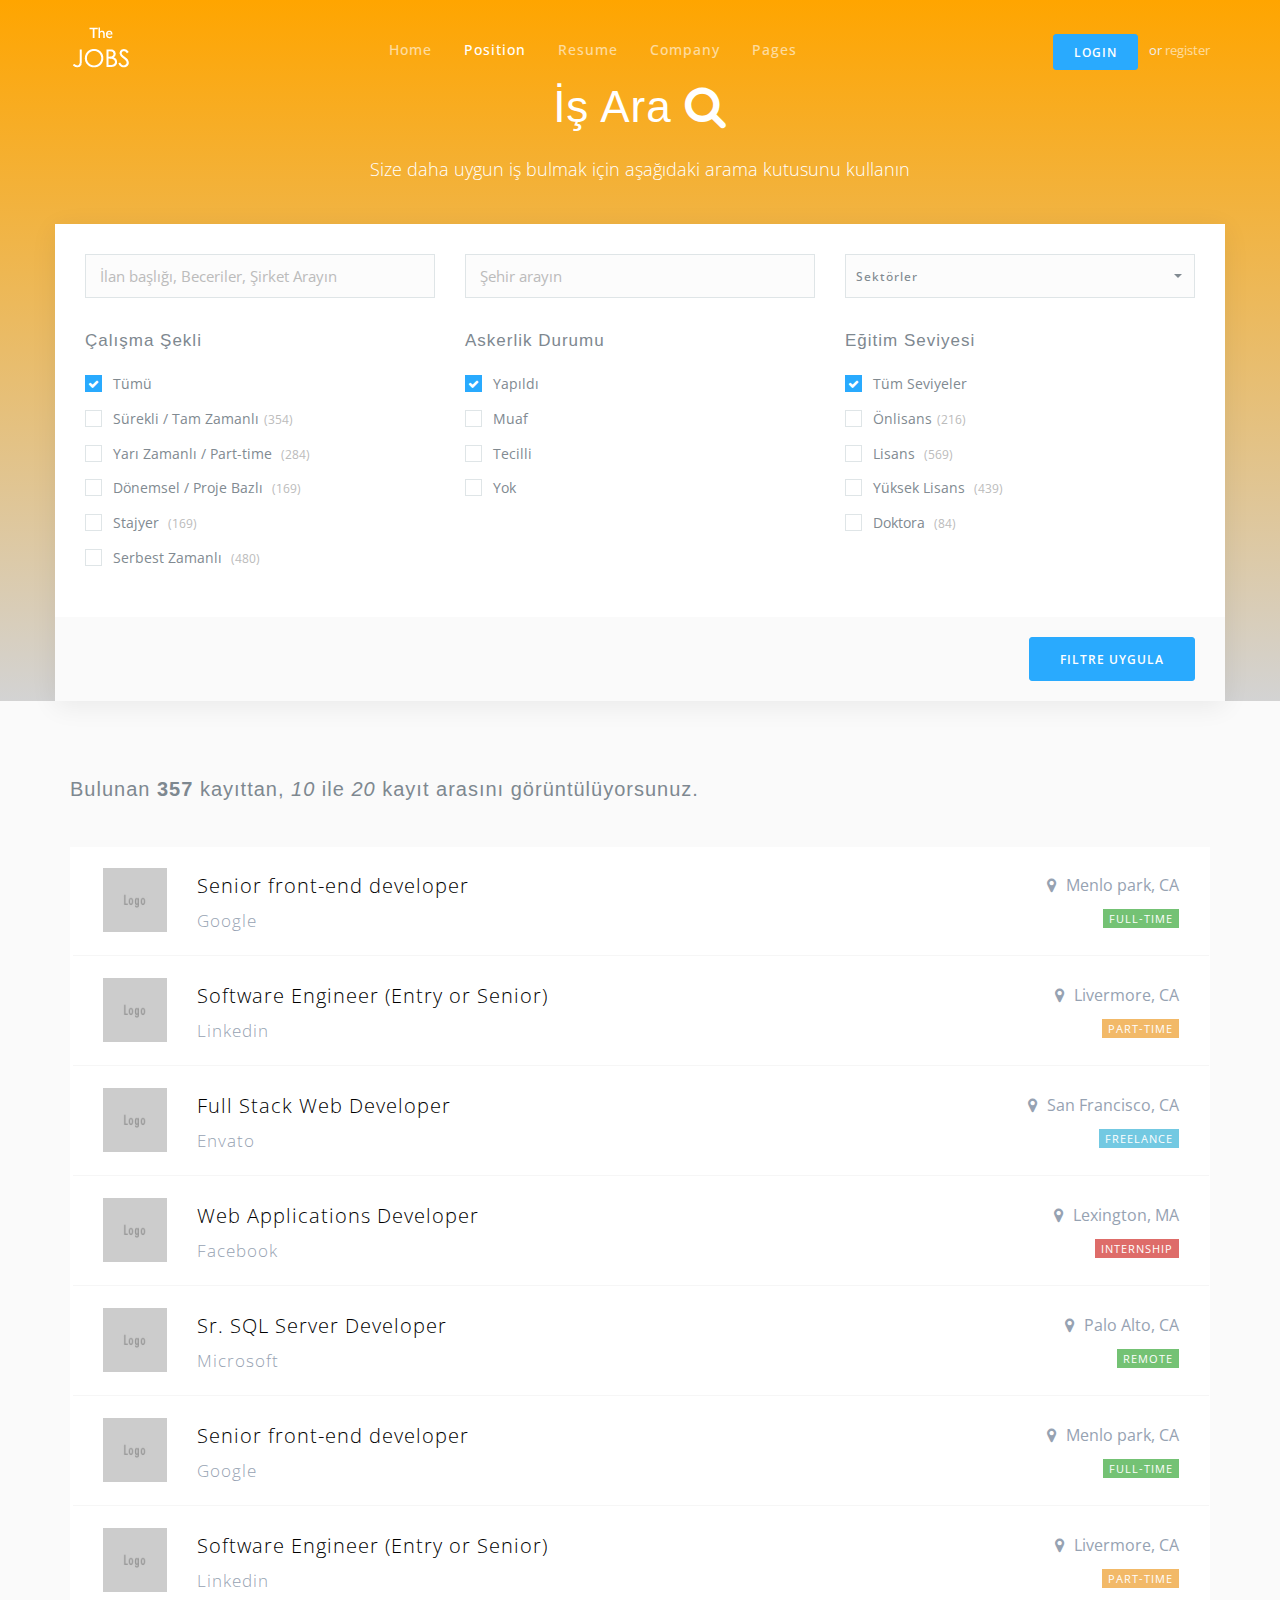
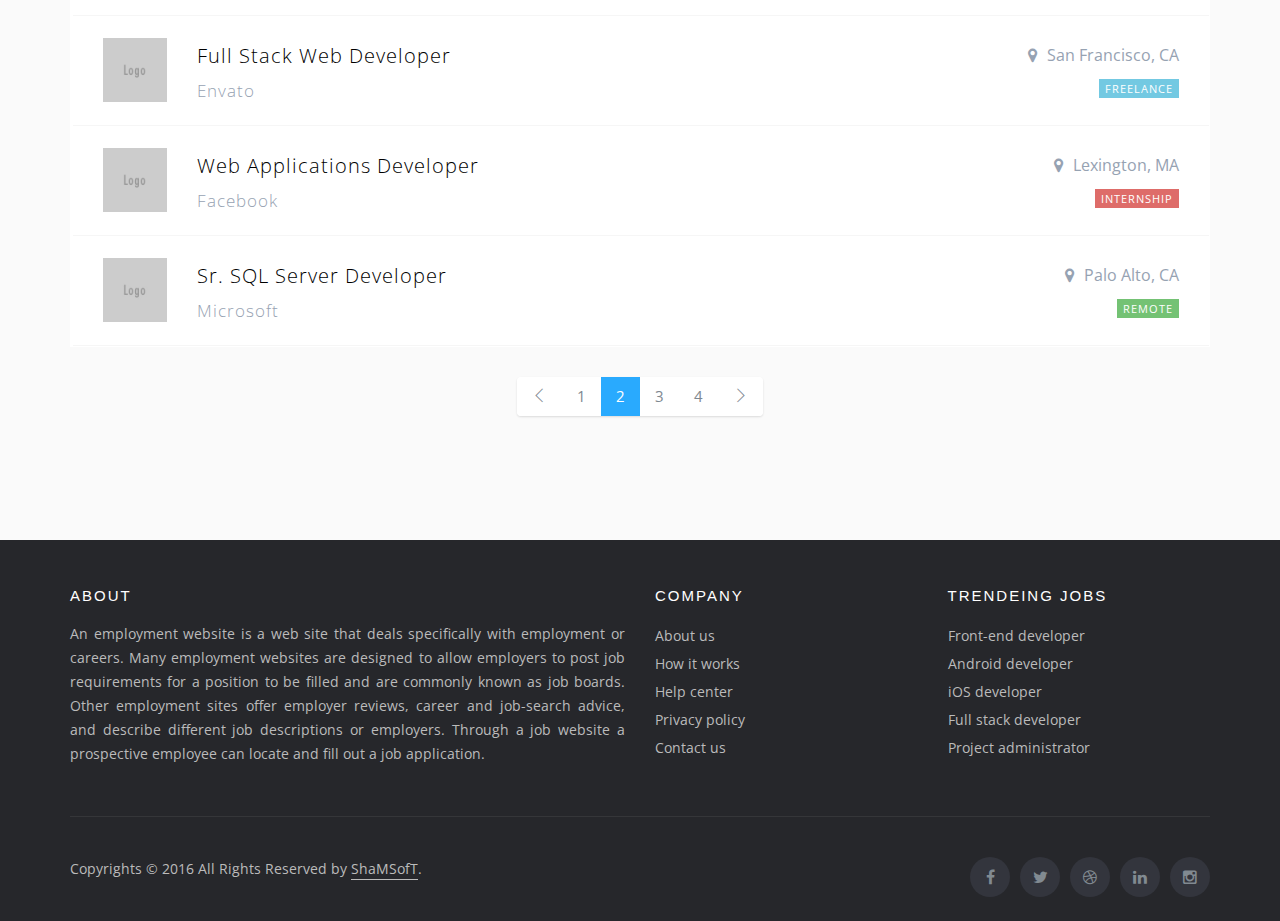
<file: HrPortal/wwwroot/job-list-3.html>
﻿<!DOCTYPE html>
<html lang="en">
  <head>
    <meta charset="utf-8">
    <meta http-equiv="X-UA-Compatible" content="IE=edge">
    <meta name="viewport" content="width=device-width, initial-scale=1">
    <meta name="description" content="Post a job position or create your online resume by TheJobs!">
    <meta name="keywords" content="">

    <title>TheJobs - Job list</title>

    <!-- Styles -->
    <link href="assets/css/app.min.css" rel="stylesheet">
    <link href="assets/css/custom.css" rel="stylesheet">

    <!-- Fonts -->
    <link href='http://fonts.googleapis.com/css?family=Raleway:100,300,400,500,600,800%7COpen+Sans:300,400,500,600,700,800%7CMontserrat:400,700' rel='stylesheet' type='text/css'>

    <!-- Favicons -->
    <link rel="apple-touch-icon" href="/apple-touch-icon.png">
    <link rel="icon" href="assets/img/favicon.ico">
  </head>

  <body class="nav-on-header smart-nav bg-alt">

    <!-- Navigation bar -->
    <nav class="navbar">
      <div class="container">

        <!-- Logo -->
        <div class="pull-left">
          <a class="navbar-toggle" href="#" data-toggle="offcanvas"><i class="ti-menu"></i></a>

          <div class="logo-wrapper">
            <a class="logo" href="index.html"><img src="assets/img/logo.png" alt="logo"></a>
            <a class="logo-alt" href="index.html"><img src="assets/img/logo-alt.png" alt="logo-alt"></a>
          </div>

        </div>
        <!-- END Logo -->

        <!-- User account -->
        <div class="pull-right user-login">
          <a class="btn btn-sm btn-primary" href="user-login.html">Login</a> or <a href="user-register.html">register</a>
        </div>
        <!-- END User account -->

        <!-- Navigation menu -->
        <ul class="nav-menu">
          <li>
            <a href="index.html">Home</a>
            <ul>
              <li><a href="index.html">Version 1</a></li>
              <li><a href="index-2.html">Version 2</a></li>
            </ul>
          </li>
          <li>
            <a class="active" href="#">Position</a>
            <ul>
              <li><a href="job-list-1.html">Browse jobs - 1</a></li>
              <li><a href="job-list-2.html">Browse jobs - 2</a></li>
              <li><a class="active" href="job-list-3.html">Browse jobs - 3</a></li>
              <li><a href="job-detail.html">Job detail</a></li>
              <li><a href="job-apply.html">Apply for job</a></li>
              <li><a href="job-add.html">Post a job</a></li>
              <li><a href="job-manage.html">Manage jobs</a></li>
              <li><a href="job-candidates.html">Candidates</a></li>
            </ul>
          </li>
          <li>
            <a href="#">Resume</a>
            <ul>
              <li><a href="resume-list.html">Browse resumes</a></li>
              <li><a href="resume-detail.html">Resume detail</a></li>
              <li><a href="resume-add.html">Create a resume</a></li>
              <li><a href="resume-manage.html">Manage resumes</a></li>
            </ul>
          </li>
          <li>
            <a href="#">Company</a>
            <ul>
              <li><a href="company-list.html">Browse companies</a></li>
              <li><a href="company-detail.html">Company detail</a></li>
              <li><a href="company-add.html">Create a company</a></li>
              <li><a href="company-manage.html">Manage companies</a></li>
            </ul>
          </li>
          <li>
            <a href="#">Pages</a>
            <ul>
              <li><a href="page-blog.html">Blog</a></li>
              <li><a href="page-post.html">Blog-post</a></li>
              <li><a href="page-about.html">About</a></li>
              <li><a href="page-contact.html">Contact</a></li>
              <li><a href="page-faq.html">FAQ</a></li>
              <li><a href="page-pricing.html">Pricing</a></li>
              <li><a href="page-typography.html">Typography</a></li>
              <li><a href="page-ui-elements.html">UI elements</a></li>
            </ul>
          </li>
        </ul>
        <!-- END Navigation menu -->

      </div>
    </nav>
    <!-- END Navigation bar -->


    <!-- Page header -->
    <header class="page-header bg-img" style="background-image: url(assets/img/bg-banner1.jpg);">
      <div class="container page-name">
        <h1 class="text-center">İş Ara <span><i class="fa fa-search"></i></span></h1>
        <p class="lead text-center">Size daha uygun iş bulmak için aşağıdaki arama kutusunu kullanın</p>
      </div>

      <div class="container">
        <form action="#">

          <div class="row">
            <div class="form-group col-xs-12 col-sm-4">
              <input type="text" class="form-control" placeholder="İlan başlığı, Beceriler, Şirket Arayın">
            </div>

            <div class="form-group col-xs-12 col-sm-4">
              <input type="text" class="form-control" placeholder="Şehir arayın">
            </div>

            <div class="form-group col-xs-12 col-sm-4">
              <select class="form-control selectpicker" multiple>
                <option selected>Sektörler</option>
                <option>Yazılım Geliştirici</option>
                <option>Tasarımcı</option>
                <option>Müşteri Hizmetleri</option>
                <option>Finans</option>
                <option>Sağlık Hizmeti</option>
                <option>Satış</option>
                <option>Pazarlama</option>
                <option>Bilgi Teknolojileri</option>
                <option>Diğerleri</option>
              </select>
            </div>


            <div class="form-group col-xs-12 col-sm-4">
              <h6>Çalışma Şekli</h6>
              <div class="checkall-group">
                <div class="checkbox">
                  <input type="checkbox" id="contract1" name="contract" checked>
                  <label for="contract1">Tümü</label>
                </div>

                <div class="checkbox">
                  <input type="checkbox" id="contract2" name="contract">
                  <label for="contract2">Sürekli / Tam Zamanlı<small>(354)</small></label>
                </div>

                <div class="checkbox">
                  <input type="checkbox" id="contract3" name="contract">
                  <label for="contract3">Yarı Zamanlı / Part-time <small>(284)</small></label>
                </div>
                  
                  <div class="checkbox">
                      <input type="checkbox" id="contract4" name="contract">
                      <label for="contract4">Dönemsel / Proje Bazlı <small>(169)</small></label>
                  </div>

                <div class="checkbox">
                  <input type="checkbox" id="contract4" name="contract">
                  <label for="contract4">Stajyer <small>(169)</small></label>
                </div>

                <div class="checkbox">
                  <input type="checkbox" id="contract5" name="contract">
                  <label for="contract5">Serbest Zamanlı <small>(480)</small></label>
                </div>
              </div>
            </div>


            <div class="form-group col-xs-12 col-sm-4">
              <h6>Askerlik Durumu</h6>
                
                <div class="checkbox">
                  <input type="checkbox" id="rate2"  name="rate" checked>
                  <label for="rate2">Yapıldı</label>
                </div>

                <div class="checkbox">
                  <input type="checkbox" id="rate3" name="rate">
                  <label for="rate3">Muaf</label>
                </div>

                <div class="checkbox">
                  <input type="checkbox" id="rate4" name="rate">
                  <label for="rate4">Tecilli</label>
                </div>
                <div class="checkbox">
                    <input type="checkbox" id="rate4" name="rate">
                    <label for="rate4">Yok</label>
                </div>
               
              </div>
            


            <div class="form-group col-xs-12 col-sm-4">
              <h6>Eğitim Seviyesi</h6>
              <div class="checkall-group">
                <div class="checkbox">
                  <input type="checkbox" id="degree1" name="degree" checked>
                  <label for="degree1">Tüm Seviyeler</label>
                </div>

                <div class="checkbox">
                  <input type="checkbox" id="degree2" name="degree">
                  <label for="degree2">Önlisans<small>(216)</small></label>
                </div>

                <div class="checkbox">
                  <input type="checkbox" id="degree3" name="degree">
                  <label for="degree3">Lisans <small>(569)</small></label>
                </div>

                <div class="checkbox">
                  <input type="checkbox" id="degree4" name="degree">
                  <label for="degree4">Yüksek Lisans <small>(439)</small></label>
                </div>

                <div class="checkbox">
                  <input type="checkbox" id="degree5" name="degree">
                  <label for="degree5">Doktora <small>(84)</small></label>
                </div>
              </div>
            </div>

          </div>

          <div class="button-group">
            <div class="action-buttons">
              <button class="btn btn-primary">Filtre Uygula</button>
            </div>
          </div>

        </form>

      </div>

    </header>
    <!-- END Page header -->


    <!-- Main container -->
    <main>
      <section class="no-padding-top bg-alt">
        <div class="container">
          <div class="row item-blocks-connected">

            <div class="col-xs-12">
              <br>
              <h5>Bulunan <strong>357</strong> kayıttan, <i>10</i> ile <i>20</i> kayıt arasını görüntülüyorsunuz.</h5>
              <br>
            </div>

            <!-- Job item -->
            <div class="col-xs-12">
              <a class="item-block" href="job-detail.html">
                <header>
                  <img src="assets/img/logo-google.jpg" alt="">
                  <div class="hgroup">
                    <h4>Senior front-end developer</h4>
                    <h5>Google</h5>
                  </div>
                  <div class="header-meta">
                    <span class="location">Menlo park, CA</span>
                    <span class="label label-success">Full-time</span>
                  </div>
                </header>
              </a>
            </div>
            <!-- END Job item -->


            <!-- Job item -->
            <div class="col-xs-12">
              <a class="item-block" href="job-detail.html">
                <header>
                  <img src="assets/img/logo-linkedin.png" alt="">
                  <div class="hgroup">
                    <h4>Software Engineer (Entry or Senior)</h4>
                    <h5>Linkedin</h5>
                  </div>
                  <div class="header-meta">
                    <span class="location">Livermore, CA</span>
                    <span class="label label-warning">Part-time</span>
                  </div>
                </header>
              </a>
            </div>
            <!-- END Job item -->

            <!-- Job item -->
            <div class="col-xs-12">
              <a class="item-block" href="job-detail.html">
                <header>
                  <img src="assets/img/logo-envato.png" alt="">
                  <div class="hgroup">
                    <h4>Full Stack Web Developer</h4>
                    <h5>Envato</h5>
                  </div>
                  <div class="header-meta">
                    <span class="location">San Francisco, CA</span>
                    <span class="label label-info">Freelance</span>
                  </div>
                </header>
              </a>
            </div>
            <!-- END Job item -->

            <!-- Job item -->
            <div class="col-xs-12">
              <a class="item-block" href="job-detail.html">
                <header>
                  <img src="assets/img/logo-facebook.png" alt="">
                  <div class="hgroup">
                    <h4>Web Applications Developer</h4>
                    <h5>Facebook</h5>
                  </div>
                  <div class="header-meta">
                    <span class="location">Lexington, MA</span>
                    <span class="label label-danger">Internship</span>
                  </div>
                </header>
              </a>
            </div>
            <!-- END Job item -->

            <!-- Job item -->
            <div class="col-xs-12">
              <a class="item-block" href="job-detail.html">
                <header>
                  <img src="assets/img/logo-microsoft.jpg" alt="">
                  <div class="hgroup">
                    <h4>Sr. SQL Server Developer</h4>
                    <h5>Microsoft</h5>
                  </div>
                  <div class="header-meta">
                    <span class="location">Palo Alto, CA</span>
                    <span class="label label-success">Remote</span>
                  </div>
                </header>
              </a>
            </div>
            <!-- END Job item -->


            <!-- Job item -->
            <div class="col-xs-12">
              <a class="item-block" href="job-detail.html">
                <header>
                  <img src="assets/img/logo-google.jpg" alt="">
                  <div class="hgroup">
                    <h4>Senior front-end developer</h4>
                    <h5>Google</h5>
                  </div>
                  <div class="header-meta">
                    <span class="location">Menlo park, CA</span>
                    <span class="label label-success">Full-time</span>
                  </div>
                </header>
              </a>
            </div>
            <!-- END Job item -->


            <!-- Job item -->
            <div class="col-xs-12">
              <a class="item-block" href="job-detail.html">
                <header>
                  <img src="assets/img/logo-linkedin.png" alt="">
                  <div class="hgroup">
                    <h4>Software Engineer (Entry or Senior)</h4>
                    <h5>Linkedin</h5>
                  </div>
                  <div class="header-meta">
                    <span class="location">Livermore, CA</span>
                    <span class="label label-warning">Part-time</span>
                  </div>
                </header>
              </a>
            </div>
            <!-- END Job item -->

            <!-- Job item -->
            <div class="col-xs-12">
              <a class="item-block" href="job-detail.html">
                <header>
                  <img src="assets/img/logo-envato.png" alt="">
                  <div class="hgroup">
                    <h4>Full Stack Web Developer</h4>
                    <h5>Envato</h5>
                  </div>
                  <div class="header-meta">
                    <span class="location">San Francisco, CA</span>
                    <span class="label label-info">Freelance</span>
                  </div>
                </header>
              </a>
            </div>
            <!-- END Job item -->

            <!-- Job item -->
            <div class="col-xs-12">
              <a class="item-block" href="job-detail.html">
                <header>
                  <img src="assets/img/logo-facebook.png" alt="">
                  <div class="hgroup">
                    <h4>Web Applications Developer</h4>
                    <h5>Facebook</h5>
                  </div>
                  <div class="header-meta">
                    <span class="location">Lexington, MA</span>
                    <span class="label label-danger">Internship</span>
                  </div>
                </header>
              </a>
            </div>
            <!-- END Job item -->

            <!-- Job item -->
            <div class="col-xs-12">
              <a class="item-block" href="job-detail.html">
                <header>
                  <img src="assets/img/logo-microsoft.jpg" alt="">
                  <div class="hgroup">
                    <h4>Sr. SQL Server Developer</h4>
                    <h5>Microsoft</h5>
                  </div>
                  <div class="header-meta">
                    <span class="location">Palo Alto, CA</span>
                    <span class="label label-success">Remote</span>
                  </div>
                </header>
              </a>
            </div>
            <!-- END Job item -->

          </div>


          <!-- Page navigation -->
          <nav class="text-center">
            <ul class="pagination">
              <li>
                <a href="#" aria-label="Previous">
                  <i class="ti-angle-left"></i>
                </a>
              </li>
              <li><a href="#">1</a></li>
              <li class="active"><a href="#">2</a></li>
              <li><a href="#">3</a></li>
              <li><a href="#">4</a></li>
              <li>
                <a href="#" aria-label="Next">
                  <i class="ti-angle-right"></i>
                </a>
              </li>
            </ul>
          </nav>
          <!-- END Page navigation -->


        </div>
      </section>
    </main>
    <!-- END Main container -->


    <!-- Site footer -->
    <footer class="site-footer">

      <!-- Top section -->
      <div class="container">
        <div class="row">
          <div class="col-sm-12 col-md-6">
            <h6>About</h6>
            <p class="text-justify">An employment website is a web site that deals specifically with employment or careers. Many employment websites are designed to allow employers to post job requirements for a position to be filled and are commonly known as job boards. Other employment sites offer employer reviews, career and job-search advice, and describe different job descriptions or employers. Through a job website a prospective employee can locate and fill out a job application.</p>
          </div>

          <div class="col-xs-6 col-md-3">
            <h6>Company</h6>
            <ul class="footer-links">
              <li><a href="page-about.html">About us</a></li>
              <li><a href="page-typography.html">How it works</a></li>
              <li><a href="page-faq.html">Help center</a></li>
              <li><a href="page-typography.html">Privacy policy</a></li>
              <li><a href="page-contact.html">Contact us</a></li>
            </ul>
          </div>

          <div class="col-xs-6 col-md-3">
            <h6>Trendeing jobs</h6>
            <ul class="footer-links">
              <li><a href="job-list.html">Front-end developer</a></li>
              <li><a href="job-list.html">Android developer</a></li>
              <li><a href="job-list.html">iOS developer</a></li>
              <li><a href="job-list.html">Full stack developer</a></li>
              <li><a href="job-list.html">Project administrator</a></li>
            </ul>
          </div>
        </div>

        <hr>
      </div>
      <!-- END Top section -->

      <!-- Bottom section -->
      <div class="container">
        <div class="row">
          <div class="col-md-8 col-sm-6 col-xs-12">
            <p class="copyright-text">Copyrights &copy; 2016 All Rights Reserved by <a href="http://themeforest.net/user/shamsoft">ShaMSofT</a>.</p>
          </div>

          <div class="col-md-4 col-sm-6 col-xs-12">
            <ul class="social-icons">
              <li><a class="facebook" href="#"><i class="fa fa-facebook"></i></a></li>
              <li><a class="twitter" href="#"><i class="fa fa-twitter"></i></a></li>
              <li><a class="dribbble" href="#"><i class="fa fa-dribbble"></i></a></li>
              <li><a class="linkedin" href="#"><i class="fa fa-linkedin"></i></a></li>
              <li><a class="instagram" href="#"><i class="fa fa-instagram"></i></a></li>
            </ul>
          </div>
        </div>
      </div>
      <!-- END Bottom section -->

    </footer>
    <!-- END Site footer -->


    <!-- Back to top button -->
    <a id="scroll-up" href="#"><i class="ti-angle-up"></i></a>
    <!-- END Back to top button -->

    <!-- Scripts -->
    <script src="assets/js/app.min.js"></script>
    <script src="assets/js/custom.js"></script>

  </body>
</html>
</file>
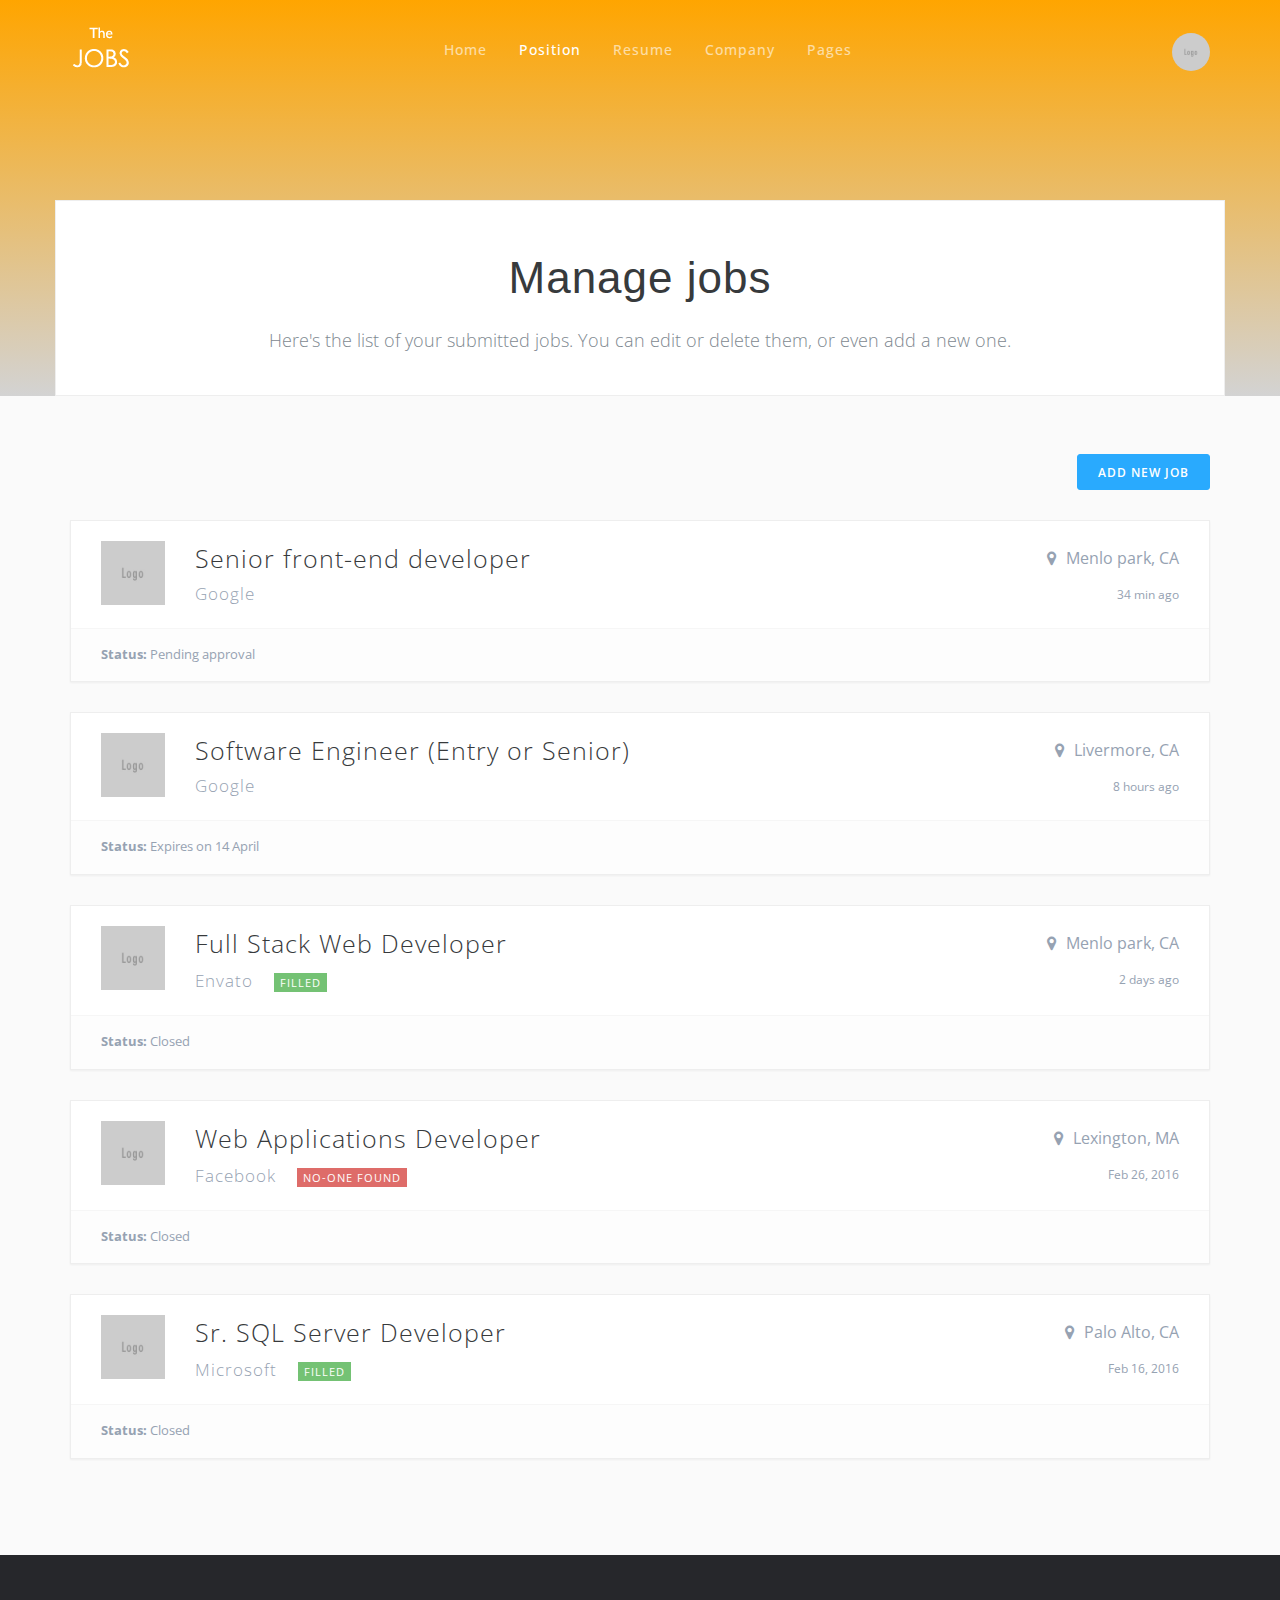
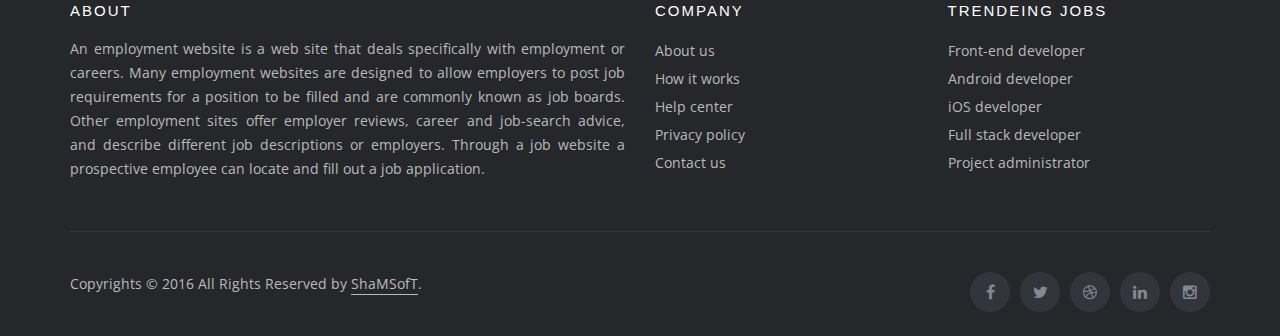
<file: HrPortal/wwwroot/job-manage.html>
<!DOCTYPE html>
<html lang="en">
  <head>
    <meta charset="utf-8">
    <meta http-equiv="X-UA-Compatible" content="IE=edge">
    <meta name="viewport" content="width=device-width, initial-scale=1">
    <meta name="description" content="Post a job position or create your online resume by TheJobs!">
    <meta name="keywords" content="">

    <title>TheJobs - Manage jobs</title>

    <!-- Styles -->
    <link href="assets/css/app.min.css" rel="stylesheet">
    <link href="assets/css/custom.css" rel="stylesheet">

    <!-- Fonts -->
    <link href='http://fonts.googleapis.com/css?family=Raleway:100,300,400,500,600,800%7COpen+Sans:300,400,500,600,700,800%7CMontserrat:400,700' rel='stylesheet' type='text/css'>

    <!-- Favicons -->
    <link rel="apple-touch-icon" href="/apple-touch-icon.png">
    <link rel="icon" href="assets/img/favicon.ico">
  </head>

  <body class="nav-on-header smart-nav bg-alt">


    <!-- Navigation bar -->
    <nav class="navbar">
      <div class="container">

        <!-- Logo -->
        <div class="pull-left">
          <a class="navbar-toggle" href="#" data-toggle="offcanvas"><i class="ti-menu"></i></a>

          <div class="logo-wrapper">
            <a class="logo" href="index.html"><img src="assets/img/logo.png" alt="logo"></a>
            <a class="logo-alt" href="index.html"><img src="assets/img/logo-alt.png" alt="logo-alt"></a>
          </div>

        </div>
        <!-- END Logo -->

        <!-- User account -->
        <div class="pull-right">

          <div class="dropdown user-account">
            <a class="dropdown-toggle" href="#" data-toggle="dropdown">
              <img src="assets/img/logo-envato.png" alt="avatar">
            </a>

            <ul class="dropdown-menu dropdown-menu-right">
              <li><a href="user-login.html">Login</a></li>
              <li><a href="user-register.html">Register</a></li>
              <li><a href="user-forget-pass.html">Forget pass</a></li>
              <li><a href="#">Logout</a></li>
            </ul>
          </div>

        </div>
        <!-- END User account -->

        <!-- Navigation menu -->
        <ul class="nav-menu">
          <li>
            <a href="index.html">Home</a>
            <ul>
              <li><a href="index.html">Version 1</a></li>
              <li><a href="index-2.html">Version 2</a></li>
            </ul>
          </li>
          <li>
            <a class="active" href="#">Position</a>
            <ul>
              <li><a href="job-list-1.html">Browse jobs - 1</a></li>
              <li><a href="job-list-2.html">Browse jobs - 2</a></li>
              <li><a href="job-list-3.html">Browse jobs - 3</a></li>
              <li><a href="job-detail.html">Job detail</a></li>
              <li><a href="job-apply.html">Apply for job</a></li>
              <li><a href="job-add.html">Post a job</a></li>
              <li><a class="active" href="job-manage.html">Manage jobs</a></li>
            </ul>
          </li>
          <li>
            <a href="#">Resume</a>
            <ul>
              <li><a href="resume-list.html">Browse resumes</a></li>
              <li><a href="resume-detail.html">Resume detail</a></li>
              <li><a href="resume-add.html">Create a resume</a></li>
              <li><a href="resume-manage.html">Manage resumes</a></li>
            </ul>
          </li>
          <li>
            <a href="#">Company</a>
            <ul>
              <li><a href="company-list.html">Browse companies</a></li>
              <li><a href="company-detail.html">Company detail</a></li>
              <li><a href="company-add.html">Create a company</a></li>
              <li><a href="company-manage.html">Manage companies</a></li>
            </ul>
          </li>
          <li>
            <a href="#">Pages</a>
            <ul>
              <li><a href="page-blog.html">Blog</a></li>
              <li><a href="page-post.html">Blog-post</a></li>
              <li><a href="page-about.html">About</a></li>
              <li><a href="page-contact.html">Contact</a></li>
              <li><a href="page-faq.html">FAQ</a></li>
              <li><a href="page-pricing.html">Pricing</a></li>
              <li><a href="page-typography.html">Typography</a></li>
              <li><a href="page-ui-elements.html">UI elements</a></li>
            </ul>
          </li>
        </ul>
        <!-- END Navigation menu -->

      </div>
    </nav>
    <!-- END Navigation bar -->


    <!-- Page header -->
    <header class="page-header bg-img size-lg" style="background-image: url(assets/img/bg-banner1.jpg)">
      <div class="container no-shadow">
        <h1 class="text-center">Manage jobs</h1>
        <p class="lead text-center">Here's the list of your submitted jobs. You can edit or delete them, or even add a new one.</p>
      </div>
    </header>
    <!-- END Page header -->


    <!-- Main container -->
    <main>
      <section class="no-padding-top bg-alt">
        <div class="container">
          <div class="row">

            <div class="col-xs-12 text-right">
              <br>
              <a class="btn btn-primary btn-sm" href="job-add.html">Add new job</a>
            </div>


            <!-- Job detail -->
            <div class="col-xs-12">
              <div class="item-block">
                <header>
                  <a href="company-detail.html"><img src="assets/img/logo-google.jpg" alt=""></a>
                  <div class="hgroup">
                    <h4><a href="job-detail.html">Senior front-end developer</a></h4>
                    <h5><a href="company-detail.html">Google</a></h5>
                  </div>
                  <div class="header-meta">
                    <span class="location">Menlo park, CA</span>
                    <time datetime="2016-03-10 20:00">34 min ago</time>
                  </div>
                </header>

                <footer>
                  <p class="status"><strong>Status:</strong> Pending approval</p>

                  <div class="action-btn">
                    <a class="btn btn-xs btn-gray" href="#">Edit</a>
                    <a class="btn btn-xs btn-danger" href="#">Delete</a>
                  </div>
                </footer>
              </div>
            </div>
            <!-- END Job detail -->


            <!-- Job detail -->
            <div class="col-xs-12">
              <div class="item-block">
                <header>
                  <a href="company-detail.html"><img src="assets/img/logo-google.jpg" alt=""></a>
                  <div class="hgroup">
                    <h4><a href="job-detail.html">Software Engineer (Entry or Senior)</a></h4>
                    <h5><a href="company-detail.html">Google</a></h5>
                  </div>
                  <div class="header-meta">
                    <span class="location">Livermore, CA</span>
                    <time datetime="2016-03-10 20:00">8 hours ago</time>
                  </div>
                </header>

                <footer>
                  <p class="status"><strong>Status:</strong> Expires on 14 April</p>

                  <div class="action-btn">
                    <a class="btn btn-xs btn-gray" href="#">Edit</a>
                    <a class="btn btn-xs btn-success" href="#">Mark filled</a>
                    <a class="btn btn-xs btn-danger" href="#">Delete</a>
                  </div>
                </footer>
              </div>
            </div>
            <!-- END Job detail -->


            <!-- Job detail -->
            <div class="col-xs-12">
              <div class="item-block">
                <header>
                  <a href="company-detail.html"><img src="assets/img/logo-envato.png" alt=""></a>
                  <div class="hgroup">
                    <h4><a href="job-detail.html">Full Stack Web Developer</a></h4>
                    <h5><a href="company-detail.html">Envato</a> <span class="label label-success">Filled</span></h5>
                  </div>
                  <div class="header-meta">
                    <span class="location">Menlo park, CA</span>
                    <time datetime="2016-03-10 20:00">2 days ago</time>
                  </div>
                </header>

                <footer>
                  <p class="status"><strong>Status:</strong> Closed</p>

                  <div class="action-btn">
                    <a class="btn btn-xs btn-gray" href="#">Edit</a>
                    <a class="btn btn-xs btn-danger" href="#">Delete</a>
                  </div>
                </footer>
              </div>
            </div>
            <!-- END Job detail -->


            <!-- Job detail -->
            <div class="col-xs-12">
              <div class="item-block">
                <header>
                  <a href="company-detail.html"><img src="assets/img/logo-facebook.png" alt=""></a>
                  <div class="hgroup">
                    <h4><a href="job-detail.html">Web Applications Developer</a></h4>
                    <h5><a href="company-detail.html">Facebook</a> <span class="label label-danger">No-one found</span></h5>
                  </div>
                  <div class="header-meta">
                    <span class="location">Lexington, MA</span>
                    <time datetime="2016-03-10 20:00">Feb 26, 2016</time>
                  </div>
                </header>

                <footer>
                  <p class="status"><strong>Status:</strong> Closed</p>

                  <div class="action-btn">
                    <a class="btn btn-xs btn-gray" href="#">Edit</a>
                    <a class="btn btn-xs btn-danger" href="#">Delete</a>
                  </div>
                </footer>
              </div>
            </div>
            <!-- END Job detail -->


            <!-- Job detail -->
            <div class="col-xs-12">
              <div class="item-block">
                <header>
                  <a href="company-detail.html"><img src="assets/img/logo-microsoft.jpg" alt=""></a>
                  <div class="hgroup">
                    <h4><a href="job-detail.html">Sr. SQL Server Developer</a></h4>
                    <h5><a href="company-detail.html">Microsoft</a> <span class="label label-success">Filled</span></h5>
                  </div>
                  <div class="header-meta">
                    <span class="location">Palo Alto, CA</span>
                    <time datetime="2016-03-10 20:00">Feb 16, 2016</time>
                  </div>
                </header>

                <footer>
                  <p class="status"><strong>Status:</strong> Closed</p>

                  <div class="action-btn">
                    <a class="btn btn-xs btn-gray" href="#">Edit</a>
                    <a class="btn btn-xs btn-danger" href="#">Delete</a>
                  </div>
                </footer>
              </div>
            </div>
            <!-- END Job detail -->

          </div>
        </div>
      </section>
    </main>
    <!-- END Main container -->


    <!-- Site footer -->
    <footer class="site-footer">

      <!-- Top section -->
      <div class="container">
        <div class="row">
          <div class="col-sm-12 col-md-6">
            <h6>About</h6>
            <p class="text-justify">An employment website is a web site that deals specifically with employment or careers. Many employment websites are designed to allow employers to post job requirements for a position to be filled and are commonly known as job boards. Other employment sites offer employer reviews, career and job-search advice, and describe different job descriptions or employers. Through a job website a prospective employee can locate and fill out a job application.</p>
          </div>

          <div class="col-xs-6 col-md-3">
            <h6>Company</h6>
            <ul class="footer-links">
              <li><a href="page-about.html">About us</a></li>
              <li><a href="page-typography.html">How it works</a></li>
              <li><a href="page-faq.html">Help center</a></li>
              <li><a href="page-typography.html">Privacy policy</a></li>
              <li><a href="page-contact.html">Contact us</a></li>
            </ul>
          </div>

          <div class="col-xs-6 col-md-3">
            <h6>Trendeing jobs</h6>
            <ul class="footer-links">
              <li><a href="job-list.html">Front-end developer</a></li>
              <li><a href="job-list.html">Android developer</a></li>
              <li><a href="job-list.html">iOS developer</a></li>
              <li><a href="job-list.html">Full stack developer</a></li>
              <li><a href="job-list.html">Project administrator</a></li>
            </ul>
          </div>
        </div>

        <hr>
      </div>
      <!-- END Top section -->

      <!-- Bottom section -->
      <div class="container">
        <div class="row">
          <div class="col-md-8 col-sm-6 col-xs-12">
            <p class="copyright-text">Copyrights &copy; 2016 All Rights Reserved by <a href="http://themeforest.net/user/shamsoft">ShaMSofT</a>.</p>
          </div>

          <div class="col-md-4 col-sm-6 col-xs-12">
            <ul class="social-icons">
              <li><a class="facebook" href="#"><i class="fa fa-facebook"></i></a></li>
              <li><a class="twitter" href="#"><i class="fa fa-twitter"></i></a></li>
              <li><a class="dribbble" href="#"><i class="fa fa-dribbble"></i></a></li>
              <li><a class="linkedin" href="#"><i class="fa fa-linkedin"></i></a></li>
              <li><a class="instagram" href="#"><i class="fa fa-instagram"></i></a></li>
            </ul>
          </div>
        </div>
      </div>
      <!-- END Bottom section -->

    </footer>
    <!-- END Site footer -->


    <!-- Back to top button -->
    <a id="scroll-up" href="#"><i class="ti-angle-up"></i></a>
    <!-- END Back to top button -->

    <!-- Scripts -->
    <script src="assets/js/app.min.js"></script>
    <script src="assets/js/custom.js"></script>

  </body>
</html>
</file>
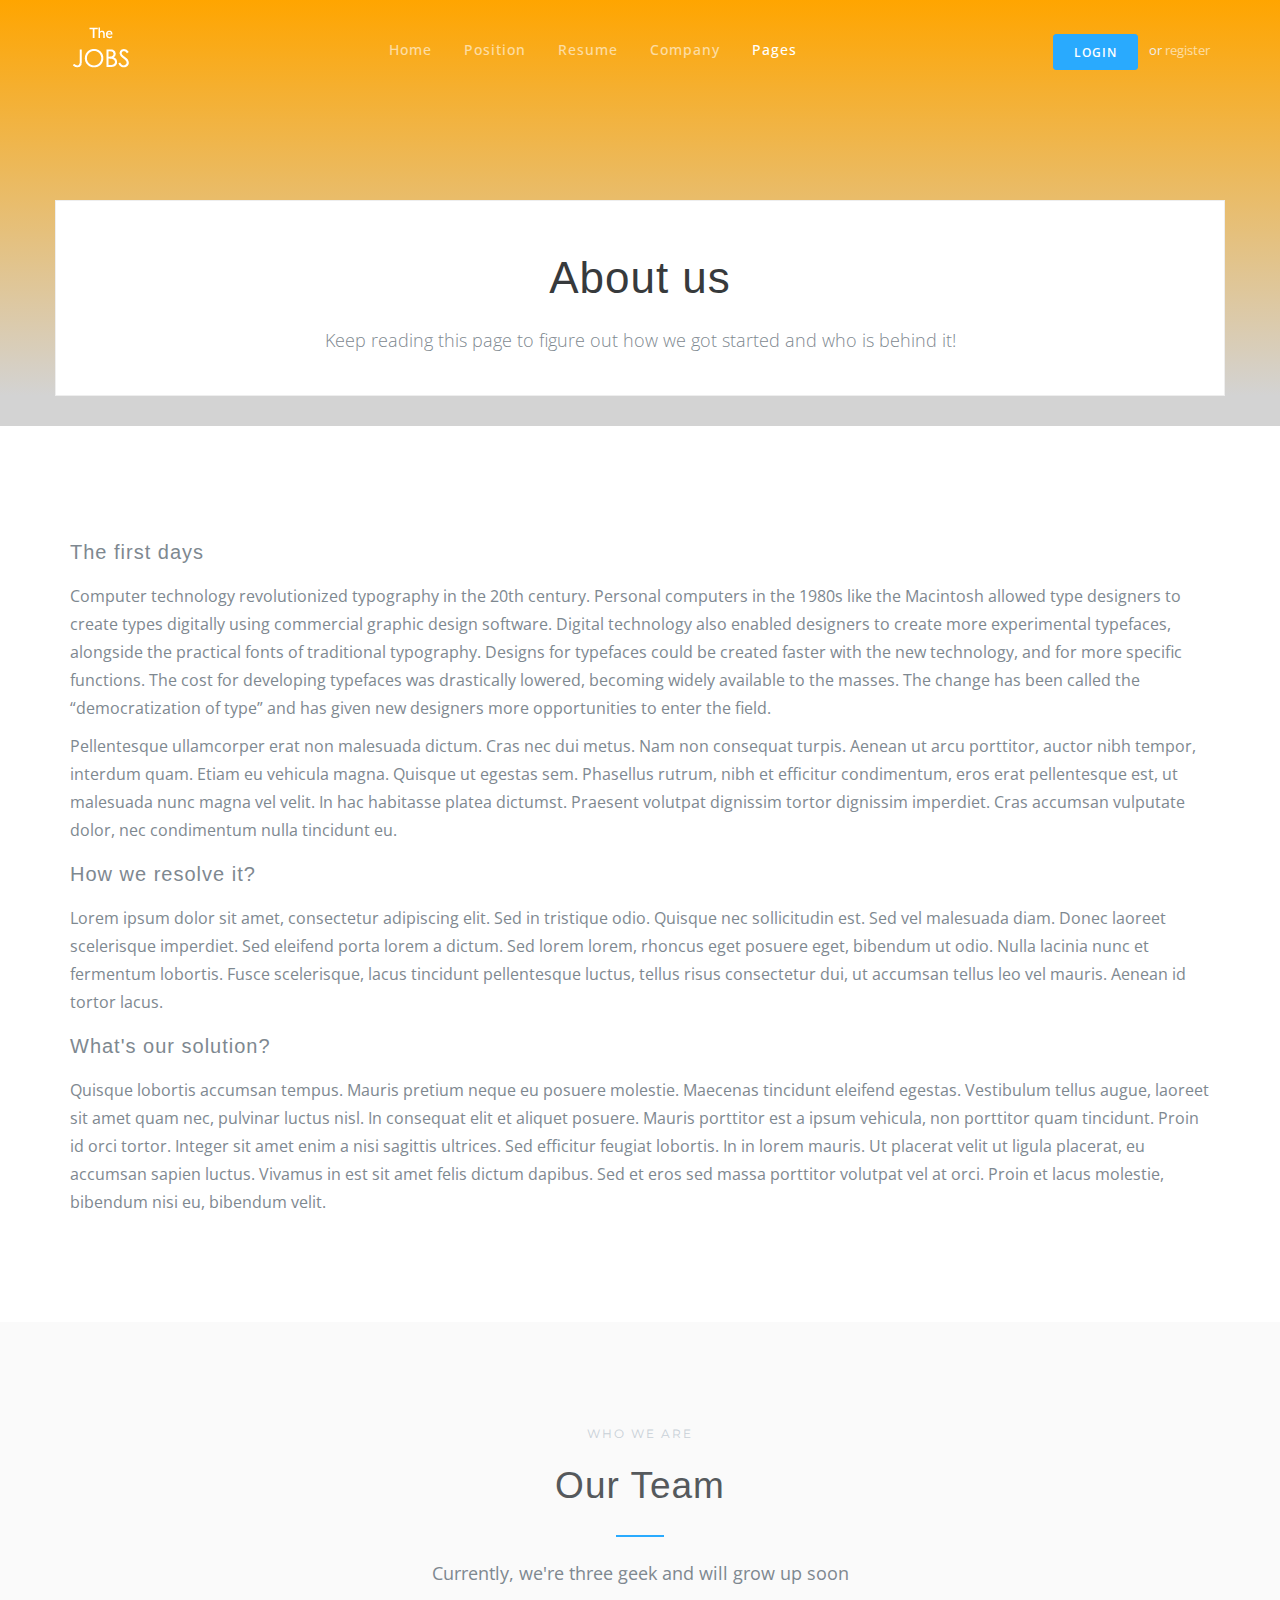
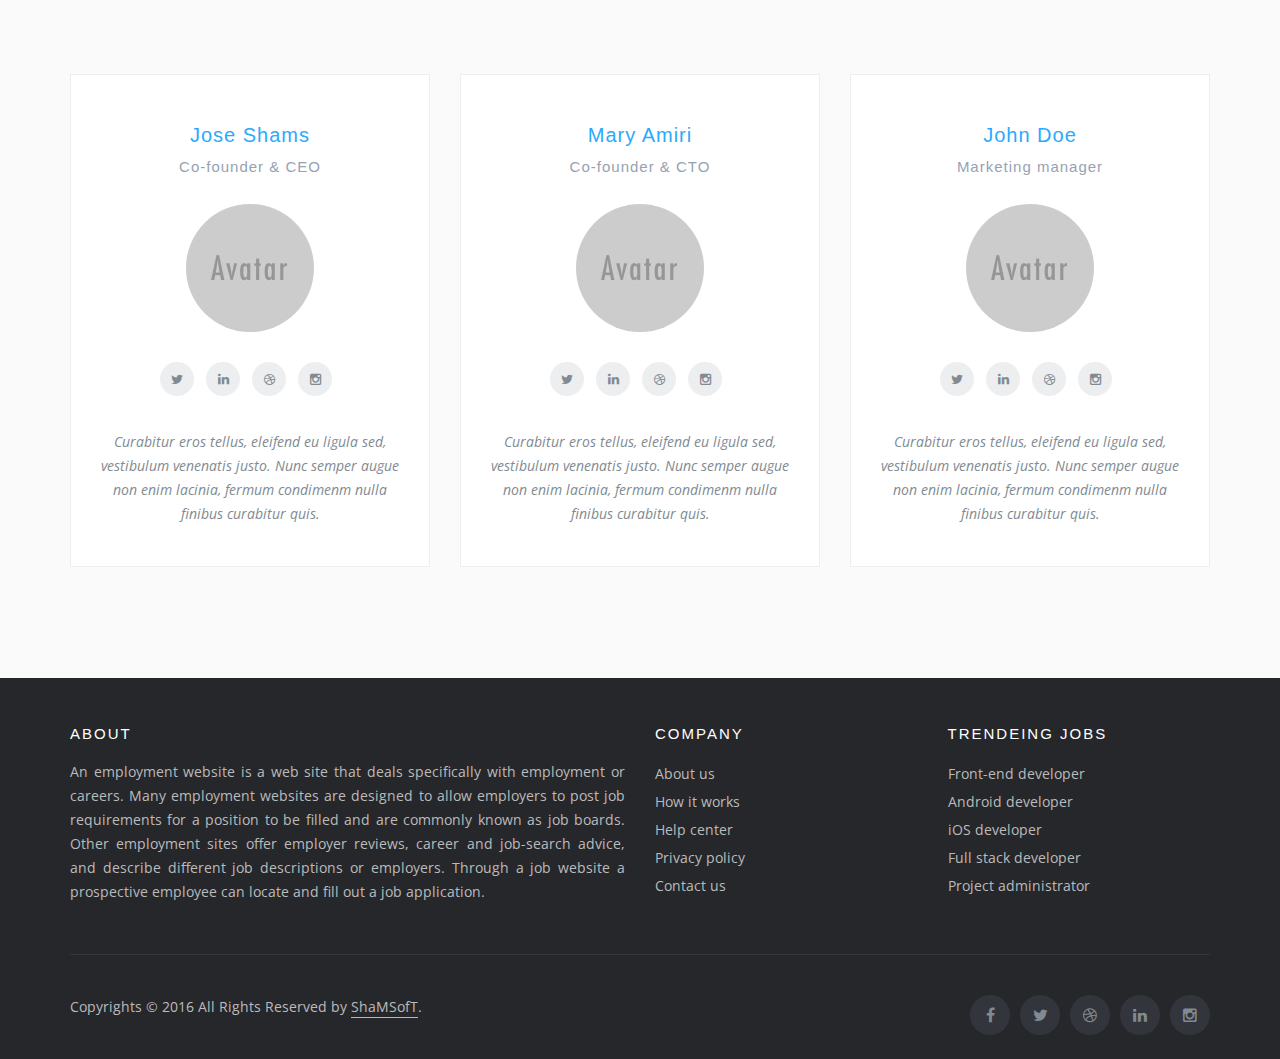
<file: HrPortal/wwwroot/page-about.html>
<!DOCTYPE html>
<html lang="en">
  <head>
    <meta charset="utf-8">
    <meta http-equiv="X-UA-Compatible" content="IE=edge">
    <meta name="viewport" content="width=device-width, initial-scale=1">
    <meta name="description" content="Post a job position or create your online resume by TheJobs!">
    <meta name="keywords" content="">

    <title>TheJobs - About</title>

    <!-- Styles -->
    <link href="assets/css/app.min.css" rel="stylesheet">
    <link href="assets/css/custom.css" rel="stylesheet">

    <!-- Fonts -->
    <link href='http://fonts.googleapis.com/css?family=Raleway:100,300,400,500,600,800%7COpen+Sans:300,400,500,600,700,800%7CMontserrat:400,700' rel='stylesheet' type='text/css'>

    <!-- Favicons -->
    <link rel="apple-touch-icon" href="/apple-touch-icon.png">
    <link rel="icon" href="assets/img/favicon.ico">
  </head>

  <body class="nav-on-header smart-nav">

    <!-- Navigation bar -->
    <nav class="navbar">
      <div class="container">

        <!-- Logo -->
        <div class="pull-left">
          <a class="navbar-toggle" href="#" data-toggle="offcanvas"><i class="ti-menu"></i></a>

          <div class="logo-wrapper">
            <a class="logo" href="index.html"><img src="assets/img/logo.png" alt="logo"></a>
            <a class="logo-alt" href="index.html"><img src="assets/img/logo-alt.png" alt="logo-alt"></a>
          </div>

        </div>
        <!-- END Logo -->

        <!-- User account -->
        <div class="pull-right user-login">
          <a class="btn btn-sm btn-primary" href="user-login.html">Login</a> or <a href="user-register.html">register</a>
        </div>
        <!-- END User account -->

        <!-- Navigation menu -->
        <ul class="nav-menu">
          <li>
            <a href="index.html">Home</a>
            <ul>
              <li><a href="index.html">Version 1</a></li>
              <li><a href="index-2.html">Version 2</a></li>
            </ul>
          </li>
          <li>
            <a href="#">Position</a>
            <ul>
              <li><a href="job-list-1.html">Browse jobs - 1</a></li>
              <li><a href="job-list-2.html">Browse jobs - 2</a></li>
              <li><a href="job-list-3.html">Browse jobs - 3</a></li>
              <li><a href="job-detail.html">Job detail</a></li>
              <li><a href="job-apply.html">Apply for job</a></li>
              <li><a href="job-add.html">Post a job</a></li>
              <li><a href="job-manage.html">Manage jobs</a></li>
              <li><a href="job-candidates.html">Candidates</a></li>
            </ul>
          </li>
          <li>
            <a href="#">Resume</a>
            <ul>
              <li><a href="resume-list.html">Browse resumes</a></li>
              <li><a href="resume-detail.html">Resume detail</a></li>
              <li><a href="resume-add.html">Create a resume</a></li>
              <li><a href="resume-manage.html">Manage resumes</a></li>
            </ul>
          </li>
          <li>
            <a href="#">Company</a>
            <ul>
              <li><a href="company-list.html">Browse companies</a></li>
              <li><a href="company-detail.html">Company detail</a></li>
              <li><a href="company-add.html">Create a company</a></li>
              <li><a href="company-manage.html">Manage companies</a></li>
            </ul>
          </li>
          <li>
            <a class="active" href="#">Pages</a>
            <ul>
              <li><a href="page-blog.html">Blog</a></li>
              <li><a href="page-post.html">Blog-post</a></li>
              <li><a class="active" href="page-about.html">About</a></li>
              <li><a href="page-contact.html">Contact</a></li>
              <li><a href="page-faq.html">FAQ</a></li>
              <li><a href="page-pricing.html">Pricing</a></li>
              <li><a href="page-typography.html">Typography</a></li>
              <li><a href="page-ui-elements.html">UI elements</a></li>
            </ul>
          </li>
        </ul>
        <!-- END Navigation menu -->

      </div>
    </nav>
    <!-- END Navigation bar -->


    <!-- Site header -->
    <header class="page-header bg-img size-lg" style="background-image: url(assets/img/bg-banner2.jpg)">
      <div class="container no-shadow">
        <h1 class="text-center">About us</h1>
        <p class="lead text-center">Keep reading this page to figure out how we got started and who is behind it!</p>
      </div>
    </header>
    <!-- END Site header -->


    <!-- Main container -->
    <main>



      <!-- About -->
      <section>
        <div class="container">

          <h5>The first days</h5>
          <p>Computer technology revolutionized typography in the 20th century. Personal computers in the 1980s like the Macintosh allowed type designers to create types digitally using commercial graphic design software. Digital technology also enabled designers to create more experimental typefaces, alongside the practical fonts of traditional typography. Designs for typefaces could be created faster with the new technology, and for more specific functions. The cost for developing typefaces was drastically lowered, becoming widely available to the masses. The change has been called the “democratization of type” and has given new designers more opportunities to enter the field.</p>
          <p>Pellentesque ullamcorper erat non malesuada dictum. Cras nec dui metus. Nam non consequat turpis. Aenean ut arcu porttitor, auctor nibh tempor, interdum quam. Etiam eu vehicula magna. Quisque ut egestas sem. Phasellus rutrum, nibh et efficitur condimentum, eros erat pellentesque est, ut malesuada nunc magna vel velit. In hac habitasse platea dictumst. Praesent volutpat dignissim tortor dignissim imperdiet. Cras accumsan vulputate dolor, nec condimentum nulla tincidunt eu.</p>

          <h5>How we resolve it?</h5>
          <p>Lorem ipsum dolor sit amet, consectetur adipiscing elit. Sed in tristique odio. Quisque nec sollicitudin est. Sed vel malesuada diam. Donec laoreet scelerisque imperdiet. Sed eleifend porta lorem a dictum. Sed lorem lorem, rhoncus eget posuere eget, bibendum ut odio. Nulla lacinia nunc et fermentum lobortis. Fusce scelerisque, lacus tincidunt pellentesque luctus, tellus risus consectetur dui, ut accumsan tellus leo vel mauris. Aenean id tortor lacus.</p>

          <h5>What's our solution?</h5>
          <p>Quisque lobortis accumsan tempus. Mauris pretium neque eu posuere molestie. Maecenas tincidunt eleifend egestas. Vestibulum tellus augue, laoreet sit amet quam nec, pulvinar luctus nisl. In consequat elit et aliquet posuere. Mauris porttitor est a ipsum vehicula, non porttitor quam tincidunt. Proin id orci tortor. Integer sit amet enim a nisi sagittis ultrices. Sed efficitur feugiat lobortis. In in lorem mauris. Ut placerat velit ut ligula placerat, eu accumsan sapien luctus. Vivamus in est sit amet felis dictum dapibus. Sed et eros sed massa porttitor volutpat vel at orci. Proin et lacus molestie, bibendum nisi eu, bibendum velit.</p>

        </div>
      </section>
      <!-- END About -->



      <!-- Team -->
      <section class="bg-alt">
        <div class="container">
          <header class="section-header">
            <span>Who we are</span>
            <h2>Our team</h2>
            <p>Currently, we're three geek and will grow up soon</p>
          </header>

        <div class="row equal-team-members">

          <!-- Team member -->
          <div class="col-xs-12 col-sm-6 col-md-4">
            <div class="team-member">
              <h5>Jose Shams <small>Co-founder & CEO</small></h5>
              <img src="assets/img/avatar-1.jpg" alt="avatar">
              <ul class="social-icons">
                <li><a class="twitter" href="#"><i class="fa fa-twitter"></i></a></li>
                <li><a class="linkedin" href="#"><i class="fa fa-linkedin"></i></a></li>
                <li><a class="dribbble" href="#"><i class="fa fa-dribbble"></i></a></li>
                <li><a class="instagram" href="#"><i class="fa fa-instagram"></i></a></li>
              </ul>
              <p>Curabitur eros tellus, eleifend eu ligula sed, vestibulum venenatis justo. Nunc semper augue non enim lacinia, fermum condimenm nulla finibus curabitur quis.</p>
            </div>
          </div>
          <!-- END Team member -->

          <!-- Team member -->
          <div class="col-xs-12 col-sm-6 col-md-4">
            <div class="team-member">
              <h5>Mary Amiri <small>Co-founder & CTO</small></h5>
              <img src="assets/img/avatar-3.jpg" alt="avatar">
              <ul class="social-icons">
                <li><a class="twitter" href="#"><i class="fa fa-twitter"></i></a></li>
                <li><a class="linkedin" href="#"><i class="fa fa-linkedin"></i></a></li>
                <li><a class="dribbble" href="#"><i class="fa fa-dribbble"></i></a></li>
                <li><a class="instagram" href="#"><i class="fa fa-instagram"></i></a></li>
              </ul>
              <p>Curabitur eros tellus, eleifend eu ligula sed, vestibulum venenatis justo. Nunc semper augue non enim lacinia, fermum condimenm nulla finibus curabitur quis.</p>
            </div>
          </div>
          <!-- END Team member -->

          <!-- Team member -->
          <div class="col-xs-12 col-sm-6 col-md-4">
            <div class="team-member">
              <h5>John Doe <small>Marketing manager</small></h5>
              <img src="assets/img/avatar-2.jpg" alt="avatar">
              <ul class="social-icons">
                <li><a class="twitter" href="#"><i class="fa fa-twitter"></i></a></li>
                <li><a class="linkedin" href="#"><i class="fa fa-linkedin"></i></a></li>
                <li><a class="dribbble" href="#"><i class="fa fa-dribbble"></i></a></li>
                <li><a class="instagram" href="#"><i class="fa fa-instagram"></i></a></li>
              </ul>
              <p>Curabitur eros tellus, eleifend eu ligula sed, vestibulum venenatis justo. Nunc semper augue non enim lacinia, fermum condimenm nulla finibus curabitur quis.</p>
            </div>
          </div>
          <!-- END Team member -->

        </div>

        </div>
      </section>
      <!-- END Team -->



    </main>
    <!-- END Main container -->


    <!-- Site footer -->
    <footer class="site-footer">

      <!-- Top section -->
      <div class="container">
        <div class="row">
          <div class="col-sm-12 col-md-6">
            <h6>About</h6>
            <p class="text-justify">An employment website is a web site that deals specifically with employment or careers. Many employment websites are designed to allow employers to post job requirements for a position to be filled and are commonly known as job boards. Other employment sites offer employer reviews, career and job-search advice, and describe different job descriptions or employers. Through a job website a prospective employee can locate and fill out a job application.</p>
          </div>

          <div class="col-xs-6 col-md-3">
            <h6>Company</h6>
            <ul class="footer-links">
              <li><a href="page-about.html">About us</a></li>
              <li><a href="page-typography.html">How it works</a></li>
              <li><a href="page-faq.html">Help center</a></li>
              <li><a href="page-typography.html">Privacy policy</a></li>
              <li><a href="page-contact.html">Contact us</a></li>
            </ul>
          </div>

          <div class="col-xs-6 col-md-3">
            <h6>Trendeing jobs</h6>
            <ul class="footer-links">
              <li><a href="job-list.html">Front-end developer</a></li>
              <li><a href="job-list.html">Android developer</a></li>
              <li><a href="job-list.html">iOS developer</a></li>
              <li><a href="job-list.html">Full stack developer</a></li>
              <li><a href="job-list.html">Project administrator</a></li>
            </ul>
          </div>
        </div>

        <hr>
      </div>
      <!-- END Top section -->

      <!-- Bottom section -->
      <div class="container">
        <div class="row">
          <div class="col-md-8 col-sm-6 col-xs-12">
            <p class="copyright-text">Copyrights &copy; 2016 All Rights Reserved by <a href="http://themeforest.net/user/shamsoft">ShaMSofT</a>.</p>
          </div>

          <div class="col-md-4 col-sm-6 col-xs-12">
            <ul class="social-icons">
              <li><a class="facebook" href="#"><i class="fa fa-facebook"></i></a></li>
              <li><a class="twitter" href="#"><i class="fa fa-twitter"></i></a></li>
              <li><a class="dribbble" href="#"><i class="fa fa-dribbble"></i></a></li>
              <li><a class="linkedin" href="#"><i class="fa fa-linkedin"></i></a></li>
              <li><a class="instagram" href="#"><i class="fa fa-instagram"></i></a></li>
            </ul>
          </div>
        </div>
      </div>
      <!-- END Bottom section -->

    </footer>
    <!-- END Site footer -->


    <!-- Back to top button -->
    <a id="scroll-up" href="#"><i class="ti-angle-up"></i></a>
    <!-- END Back to top button -->

    <!-- Scripts -->
    <script src="assets/js/app.min.js"></script>
    <script src="assets/js/custom.js"></script>

  </body>
</html>
</file>
<file: HrPortal/wwwroot/assets/css/custom.css>
.demo-btn-margin .btn{margin-bottom:6px}

.nav-menu2 {
    display: block;
    text-align: center;
margin-right:22px;
}
.nav-menu2 > li {
    position: relative;
  
    padding: 0 2px;
}
.dropdown pull-right{
    margin-top:-42px;
}

#login2 {
    margin-top: -42px;
}
@media (max-width: 767px) {

    #login2 {
        background-color: rgba(255,255,255,.8);
        margin-top: -33px;
    }

}
.nav-menu2 a.menuitem {
    line-height: 60px; color: #7e8890;
}
.nav-menu2 a.active, .nav-menu2 a:focus, .nav-menu2 a:hover {
    color: #29aafe;
    text-decoration: none;
}
    .nav-menu2 a {
        display: inline-block;
        font-size: 14px;
        font-weight: 500;
        letter-spacing: 1px;
        padding: 0 8px;
        -webkit-transition: color .2s linear;
        -o-transition: color .2s linear;
        transition: color .2s linear;
       
    }
    ul.nav-menu2 li{
        display:inline;
    }
@media (min-width:992px) {
    .logodiv {
        float: left;
    }
}
@media (max-width: 991px) {
    .navbar .nav-menu2 {
        text-align: left;
    }
}
    @media (max-width: 991px) {
        .navbar .nav-menu2 li {
            display: block;
        }
    }
        @media (max-width: 991px) {
            .navbar .nav-menu2 li a{
                width:100%;
            }

        }
@media (max-width: 991px) {
    .navbar .nav-menu2 {
        position: fixed;
        left: -80%;
        top: 0;
        bottom: 0;
        z-index: 99;
        width: 80%;
        max-width: 300px;
        height: 100%;
        overflow-y: auto;
        background-color: #fff;
        margin-left: 0;
        padding: 24px 16px;
        -webkit-transition: left .5s;
        -o-transition: left .5s;
        transition: left .5s;
    }
}
@media (max-width: 991px) {
    .offcanvas-show .navbar .nav-menu2 {
        left: 0;
        -webkit-box-shadow: 8px 0 10px 0 rgba(0,0,0,.05);
        box-shadow: 8px 0 10px 0 rgba(0,0,0,.05);
    }
}



#login-dp {
    min-width: 300px;
    padding: 14px 14px 0;
    overflow: hidden;
    background-color: rgba(255,255,255,.8);
}

    #login-dp .help-block {
        font-size: 12px
    }

    #login-dp .bottom {
        background-color: rgba(255,255,255,.8);
        border-top: 1px solid #ddd;
        clear: both;
        padding: 14px;
    }

    #login-dp .social-buttons {
        margin: 12px 0
    }

        #login-dp .social-buttons a {
            width: 49%;
        }

    #login-dp .form-group {
        margin-bottom: 10px;
    }

.btn-fb {
    color: #fff;
    background-color: #3b5998;
}

    .btn-fb:hover {
        color: #fff;
        background-color: #496ebc
    }

.btn-tw {
    color: #fff;
    background-color: #55acee;
}

    .btn-tw:hover {
        color: #fff;
        background-color: #59b5fa;
    }


@media(max-width:768px) {
    #login-dp {
        
        color: #fff;
    }

        #login-dp .bottom {
            background-color: inherit;
            border-top: 0 none;
        }
    .logodiv {
        width: 80px;
        margin: auto;
    }
        
}
main.container {
    position: relative;
    background-color: #fff;
    padding: 0px 30px 20px;
    -webkit-box-shadow: 0 5px 25px 0 rgba(0,0,0,.07);
    box-shadow: 0 5px 25px 0 rgba(0,0,0,.07);
    
}
.page-header {
    padding-top: 0px;
    margin-bottom: 30px;
}
    .page-header .container {
        -webkit-transform: none;
        -o-transform: none;
        transform: none;
    }
    
body {
    background-color: lightgray;
}
.page-header.bg-img:before {
    background: orange; /* For browsers that do not support gradients */
    background: -webkit-linear-gradient(orange, lightgray); /* For Safari 5.1 to 6.0 */
    background: -o-linear-gradient(orange, lightgray); /* For Opera 11.1 to 12.0 */
    background: -moz-linear-gradient(orange, lightgray); /* For Firefox 3.6 to 15 */
    background: linear-gradient(orange, lightgray); /* Standard syntax */
}
</file>
<file: HrPortal/wwwroot/assets/vendors/summernote/summernote.css>
@font-face{font-family:"summernote";font-style:normal;font-weight:normal;src:url("font/summernote.eot?ad8d7e2d177d2473aecd9b35d16211fb");src:url("font/summernote.eot?#iefix") format("embedded-opentype"),url("font/summernote.woff?ad8d7e2d177d2473aecd9b35d16211fb") format("woff"),url("font/summernote.ttf?ad8d7e2d177d2473aecd9b35d16211fb") format("truetype")}[class^="note-icon-"]:before,[class*=" note-icon-"]:before{display:inline-block;font:normal normal normal 14px summernote;font-size:inherit;-webkit-font-smoothing:antialiased;text-decoration:inherit;text-rendering:auto;text-transform:none;vertical-align:middle;speak:none;-moz-osx-font-smoothing:grayscale}.note-icon-align-center:before{content:"\f101"}.note-icon-align-indent:before{content:"\f102"}.note-icon-align-justify:before{content:"\f103"}.note-icon-align-left:before{content:"\f104"}.note-icon-align-outdent:before{content:"\f105"}.note-icon-align-right:before{content:"\f106"}.note-icon-align:before{content:"\f107"}.note-icon-arrows-alt:before{content:"\f108"}.note-icon-bold:before{content:"\f109"}.note-icon-caret:before{content:"\f10a"}.note-icon-chain-broken:before{content:"\f10b"}.note-icon-circle:before{content:"\f10c"}.note-icon-close:before{content:"\f10d"}.note-icon-code:before{content:"\f10e"}.note-icon-eraser:before{content:"\f10f"}.note-icon-font:before{content:"\f110"}.note-icon-frame:before{content:"\f111"}.note-icon-italic:before{content:"\f112"}.note-icon-link:before{content:"\f113"}.note-icon-magic:before{content:"\f114"}.note-icon-menu-check:before{content:"\f115"}.note-icon-minus:before{content:"\f116"}.note-icon-orderedlist:before{content:"\f117"}.note-icon-pencil:before{content:"\f118"}.note-icon-picture:before{content:"\f119"}.note-icon-question:before{content:"\f11a"}.note-icon-redo:before{content:"\f11b"}.note-icon-special-character:before{content:"\f11c"}.note-icon-square:before{content:"\f11d"}.note-icon-strikethrough:before{content:"\f11e"}.note-icon-subscript:before{content:"\f11f"}.note-icon-summernote:before{content:"\f120"}.note-icon-superscript:before{content:"\f121"}.note-icon-table:before{content:"\f122"}.note-icon-text-height:before{content:"\f123"}.note-icon-trash:before{content:"\f124"}.note-icon-underline:before{content:"\f125"}.note-icon-undo:before{content:"\f126"}.note-icon-unorderedlist:before{content:"\f127"}.note-icon-video:before{content:"\f128"}.note-editor{position:relative}.note-editor .note-dropzone{position:absolute;z-index:100;display:none;color:#87cefa;background-color:white;opacity:.95;pointer-event:none}.note-editor .note-dropzone .note-dropzone-message{display:table-cell;font-size:28px;font-weight:bold;text-align:center;vertical-align:middle}.note-editor .note-dropzone.hover{color:#098ddf}.note-editor.dragover .note-dropzone{display:table}.note-editor .note-editing-area{position:relative}.note-editor .note-editing-area .note-editable{outline:0}.note-editor .note-editing-area .note-editable sup{vertical-align:super}.note-editor .note-editing-area .note-editable sub{vertical-align:sub}.note-editor.note-frame{border:1px solid #a9a9a9}.note-editor.note-frame.codeview .note-editing-area .note-editable{display:none}.note-editor.note-frame.codeview .note-editing-area .note-codable{display:block}.note-editor.note-frame .note-editing-area{overflow:hidden}.note-editor.note-frame .note-editing-area .note-editable{padding:10px;overflow:auto;color:#000;background-color:#fff}.note-editor.note-frame .note-editing-area .note-editable[contenteditable="false"]{background-color:#e5e5e5}.note-editor.note-frame .note-editing-area .note-codable{display:none;width:100%;padding:10px;margin-bottom:0;font-family:Menlo,Monaco,monospace,sans-serif;font-size:14px;color:#ccc;background-color:#222;border:0;-webkit-border-radius:0;-moz-border-radius:0;border-radius:0;box-shadow:none;-webkit-box-sizing:border-box;-moz-box-sizing:border-box;-ms-box-sizing:border-box;box-sizing:border-box;resize:none}.note-editor.note-frame.fullscreen{position:fixed;top:0;left:0;z-index:1050;width:100%}.note-editor.note-frame.fullscreen .note-editable{background-color:white}.note-editor.note-frame.fullscreen .note-resizebar{display:none}.note-editor.note-frame .note-statusbar{background-color:#f5f5f5;border-bottom-right-radius:4px;border-bottom-left-radius:4px}.note-editor.note-frame .note-statusbar .note-resizebar{width:100%;height:8px;padding-top:1px;cursor:ns-resize}.note-editor.note-frame .note-statusbar .note-resizebar .note-icon-bar{width:20px;margin:1px auto;border-top:1px solid #a9a9a9}.note-editor.note-frame .note-placeholder{padding:10px}.note-popover.popover{max-width:none}.note-popover.popover .popover-content a{display:inline-block;max-width:200px;overflow:hidden;text-overflow:ellipsis;white-space:nowrap;vertical-align:middle}.note-popover.popover .arrow{left:20px!important}.note-popover .popover-content,.panel-heading.note-toolbar{padding:0 0 5px 5px;margin:0}.note-popover .popover-content>.btn-group,.panel-heading.note-toolbar>.btn-group{margin-top:5px;margin-right:5px;margin-left:0}.note-popover .popover-content .btn-group .note-table,.panel-heading.note-toolbar .btn-group .note-table{min-width:0;padding:5px}.note-popover .popover-content .btn-group .note-table .note-dimension-picker,.panel-heading.note-toolbar .btn-group .note-table .note-dimension-picker{font-size:18px}.note-popover .popover-content .btn-group .note-table .note-dimension-picker .note-dimension-picker-mousecatcher,.panel-heading.note-toolbar .btn-group .note-table .note-dimension-picker .note-dimension-picker-mousecatcher{position:absolute!important;z-index:3;width:10em;height:10em;cursor:pointer}.note-popover .popover-content .btn-group .note-table .note-dimension-picker .note-dimension-picker-unhighlighted,.panel-heading.note-toolbar .btn-group .note-table .note-dimension-picker .note-dimension-picker-unhighlighted{position:relative!important;z-index:1;width:5em;height:5em;background:url('[data-uri]') repeat}.note-popover .popover-content .btn-group .note-table .note-dimension-picker .note-dimension-picker-highlighted,.panel-heading.note-toolbar .btn-group .note-table .note-dimension-picker .note-dimension-picker-highlighted{position:absolute!important;z-index:2;width:1em;height:1em;background:url('[data-uri]') repeat}.note-popover .popover-content .note-style h1,.panel-heading.note-toolbar .note-style h1,.note-popover .popover-content .note-style h2,.panel-heading.note-toolbar .note-style h2,.note-popover .popover-content .note-style h3,.panel-heading.note-toolbar .note-style h3,.note-popover .popover-content .note-style h4,.panel-heading.note-toolbar .note-style h4,.note-popover .popover-content .note-style h5,.panel-heading.note-toolbar .note-style h5,.note-popover .popover-content .note-style h6,.panel-heading.note-toolbar .note-style h6,.note-popover .popover-content .note-style blockquote,.panel-heading.note-toolbar .note-style blockquote{margin:0}.note-popover .popover-content .note-color .dropdown-toggle,.panel-heading.note-toolbar .note-color .dropdown-toggle{width:20px;padding-left:5px}.note-popover .popover-content .note-color .dropdown-menu,.panel-heading.note-toolbar .note-color .dropdown-menu{min-width:340px}.note-popover .popover-content .note-color .dropdown-menu .btn-group,.panel-heading.note-toolbar .note-color .dropdown-menu .btn-group{margin:0}.note-popover .popover-content .note-color .dropdown-menu .btn-group:first-child,.panel-heading.note-toolbar .note-color .dropdown-menu .btn-group:first-child{margin:0 5px}.note-popover .popover-content .note-color .dropdown-menu .btn-group .note-palette-title,.panel-heading.note-toolbar .note-color .dropdown-menu .btn-group .note-palette-title{margin:2px 7px;font-size:12px;text-align:center;border-bottom:1px solid #eee}.note-popover .popover-content .note-color .dropdown-menu .btn-group .note-color-reset,.panel-heading.note-toolbar .note-color .dropdown-menu .btn-group .note-color-reset{width:100%;padding:0 3px;margin:3px;font-size:11px;cursor:pointer;-webkit-border-radius:5px;-moz-border-radius:5px;border-radius:5px}.note-popover .popover-content .note-color .dropdown-menu .btn-group .note-color-row,.panel-heading.note-toolbar .note-color .dropdown-menu .btn-group .note-color-row{height:20px}.note-popover .popover-content .note-color .dropdown-menu .btn-group .note-color-reset:hover,.panel-heading.note-toolbar .note-color .dropdown-menu .btn-group .note-color-reset:hover{background:#eee}.note-popover .popover-content .note-para .dropdown-menu,.panel-heading.note-toolbar .note-para .dropdown-menu{min-width:216px;padding:5px}.note-popover .popover-content .note-para .dropdown-menu>div:first-child,.panel-heading.note-toolbar .note-para .dropdown-menu>div:first-child{margin-right:5px}.note-popover .popover-content .dropdown-menu,.panel-heading.note-toolbar .dropdown-menu{min-width:90px}.note-popover .popover-content .dropdown-menu.right,.panel-heading.note-toolbar .dropdown-menu.right{right:0;left:auto}.note-popover .popover-content .dropdown-menu.right::before,.panel-heading.note-toolbar .dropdown-menu.right::before{right:9px;left:auto!important}.note-popover .popover-content .dropdown-menu.right::after,.panel-heading.note-toolbar .dropdown-menu.right::after{right:10px;left:auto!important}.note-popover .popover-content .dropdown-menu.note-check li a i,.panel-heading.note-toolbar .dropdown-menu.note-check li a i{color:deepskyblue;visibility:hidden}.note-popover .popover-content .dropdown-menu.note-check li a.checked i,.panel-heading.note-toolbar .dropdown-menu.note-check li a.checked i{visibility:visible}.note-popover .popover-content .note-fontsize-10,.panel-heading.note-toolbar .note-fontsize-10{font-size:10px}.note-popover .popover-content .note-color-palette,.panel-heading.note-toolbar .note-color-palette{line-height:1}.note-popover .popover-content .note-color-palette div .note-color-btn,.panel-heading.note-toolbar .note-color-palette div .note-color-btn{width:20px;height:20px;padding:0;margin:0;border:1px solid #fff}.note-popover .popover-content .note-color-palette div .note-color-btn:hover,.panel-heading.note-toolbar .note-color-palette div .note-color-btn:hover{border:1px solid #000}.note-dialog>div{display:none}.note-dialog .form-group{margin-right:0;margin-left:0}.note-dialog .note-modal-form{margin:0}.note-dialog .note-image-dialog .note-dropzone{min-height:100px;margin-bottom:10px;font-size:30px;line-height:4;color:lightgray;text-align:center;border:4px dashed lightgray}@-moz-document url-prefix(){.note-image-input{height:auto}}.note-placeholder{position:absolute;display:none;color:gray}.note-handle .note-control-selection{position:absolute;display:none;border:1px solid black}.note-handle .note-control-selection>div{position:absolute}.note-handle .note-control-selection .note-control-selection-bg{width:100%;height:100%;background-color:black;-webkit-opacity:.3;-khtml-opacity:.3;-moz-opacity:.3;opacity:.3;-ms-filter:alpha(opacity=30);filter:alpha(opacity=30)}.note-handle .note-control-selection .note-control-handle{width:7px;height:7px;border:1px solid black}.note-handle .note-control-selection .note-control-holder{width:7px;height:7px;border:1px solid black}.note-handle .note-control-selection .note-control-sizing{width:7px;height:7px;background-color:white;border:1px solid black}.note-handle .note-control-selection .note-control-nw{top:-5px;left:-5px;border-right:0;border-bottom:0}.note-handle .note-control-selection .note-control-ne{top:-5px;right:-5px;border-bottom:0;border-left:none}.note-handle .note-control-selection .note-control-sw{bottom:-5px;left:-5px;border-top:0;border-right:0}.note-handle .note-control-selection .note-control-se{right:-5px;bottom:-5px;cursor:se-resize}.note-handle .note-control-selection .note-control-se.note-control-holder{cursor:default;border-top:0;border-left:none}.note-handle .note-control-selection .note-control-selection-info{right:0;bottom:0;padding:5px;margin:5px;font-size:12px;color:white;background-color:black;-webkit-border-radius:5px;-moz-border-radius:5px;border-radius:5px;-webkit-opacity:.7;-khtml-opacity:.7;-moz-opacity:.7;opacity:.7;-ms-filter:alpha(opacity=70);filter:alpha(opacity=70)}.note-hint-popover{min-width:100px;padding:2px}.note-hint-popover .popover-content{max-height:150px;padding:3px;overflow:auto}.note-hint-popover .popover-content .note-hint-group .note-hint-item{display:block!important;padding:3px}.note-hint-popover .popover-content .note-hint-group .note-hint-item.active,.note-hint-popover .popover-content .note-hint-group .note-hint-item:hover{display:block;clear:both;font-weight:400;line-height:1.4;color:white;text-decoration:none;white-space:nowrap;cursor:pointer;background-color:#428bca;outline:0}
</file>
